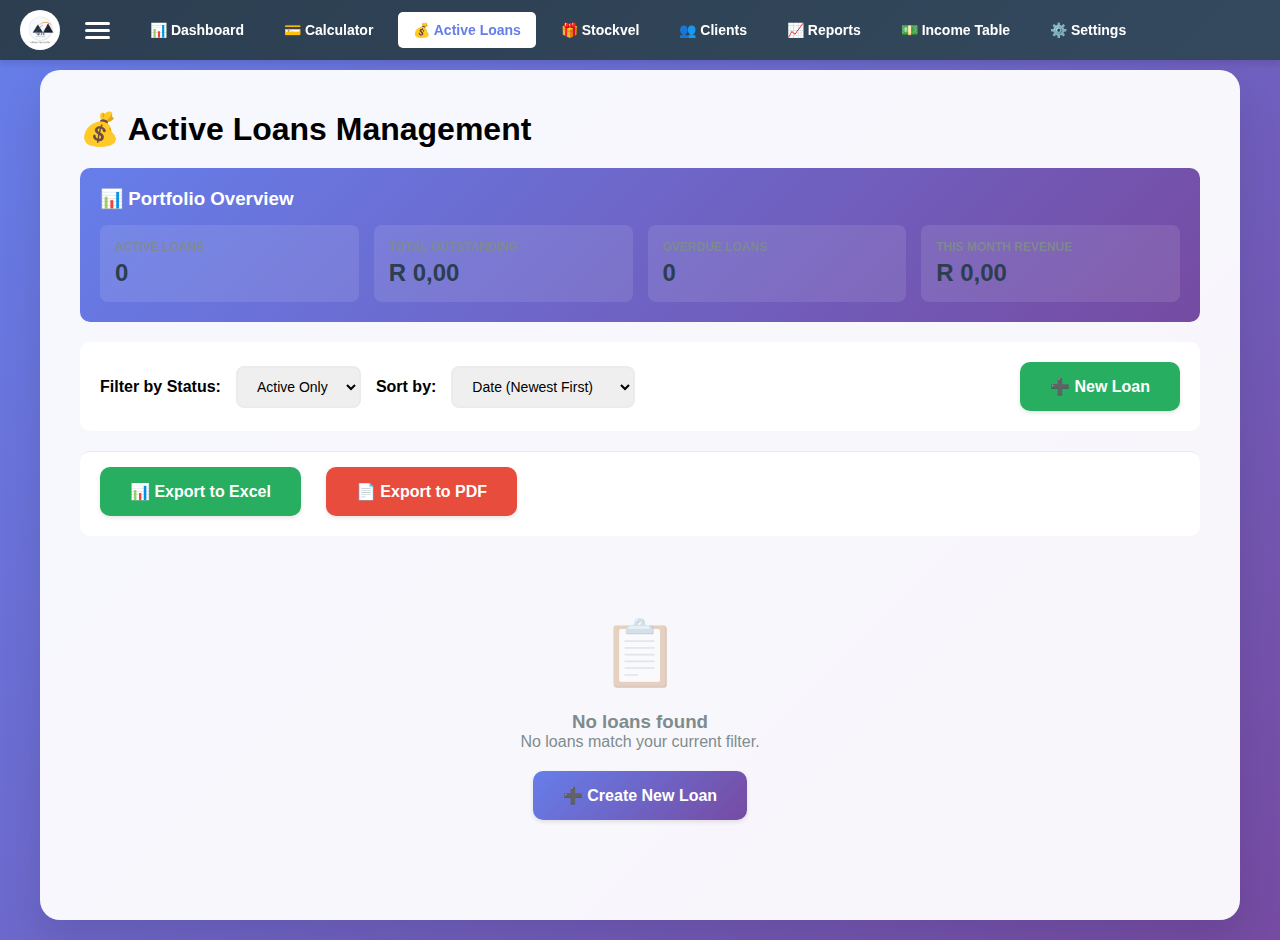
<file: active-loans.html>
<!DOCTYPE html>
<html lang="en">
<head>
    <meta charset="UTF-8">
    <meta name="viewport" content="width=device-width, initial-scale=1.0">
    <meta name="theme-color" content="#667eea">
    <title>Active Loans - TBFS</title>
    
    <!-- PWA Meta Tags -->
    <link rel="manifest" href="manifest.json">
    <link rel="apple-touch-icon" href="icons/icon-192x192.png">
    <link rel="icon" type="image/png" sizes="32x32" href="icons/icon-32x32.png">
    
    <!-- Shared Styles -->
    <link rel="stylesheet" href="shared/styles.css">
    
    <!-- jsPDF for PDF generation -->
    <script src="https://cdnjs.cloudflare.com/ajax/libs/jspdf/2.5.1/jspdf.umd.min.js"></script>
    
    <!-- SheetJS for Excel export -->
    <script src="https://cdnjs.cloudflare.com/ajax/libs/xlsx/0.18.5/xlsx.full.min.js"></script>
    
    <!-- Page-Specific Styles -->
    <style>
        .btn-info {
            background: linear-gradient(135deg, #3498db 0%, #2980b9 100%);
            color: white;
            border: none;
            padding: 10px 20px;
            border-radius: 8px;
            cursor: pointer;
            font-size: 14px;
            transition: all 0.3s ease;
        }
        
        .btn-info:hover {
            background: linear-gradient(135deg, #2980b9 0%, #21618c 100%);
            transform: translateY(-2px);
            box-shadow: 0 4px 8px rgba(52, 152, 219, 0.3);
        }
        
        .loan-card {
            background: white;
            padding: 20px;
            border-radius: 10px;
            box-shadow: 0 4px 6px rgba(0, 0, 0, 0.1);
            margin-bottom: 20px;
        }
        
        .loan-card h4 {
            color: #2c3e50;
            margin-bottom: 15px;
            font-size: 18px;
        }
        
        .info-row {
            display: flex;
            justify-content: space-between;
            align-items: center;
            padding: 8px 0;
            border-bottom: 1px solid #f0f0f0;
        }
        
        .info-row:last-child {
            border-bottom: none;
        }
        
        .status-badge {
            display: inline-block;
            padding: 4px 12px;
            border-radius: 20px;
            font-size: 12px;
            font-weight: 600;
            text-transform: uppercase;
        }
        
        .status-active {
            background: #d4edda;
            color: #155724;
        }
        
        .status-completed {
            background: #cce5ff;
            color: #004085;
        }
        
        .status-defaulted {
            background: #f8d7da;
            color: #721c24;
        }
        
        .status-blacklisted {
            background: #212529;
            color: white;
        }
        
        .empty-state {
            text-align: center;
            padding: 60px 20px;
            color: #7f8c8d;
        }
        
        .empty-state-icon {
            font-size: 64px;
            margin-bottom: 20px;
            opacity: 0.3;
        }
        
        .filter-section {
            background: white;
            padding: 20px;
            border-radius: 10px;
            margin-bottom: 20px;
            display: flex;
            gap: 15px;
            flex-wrap: wrap;
            align-items: center;
        }
        
        .filter-section select {
            padding: 10px 15px;
            border: 2px solid #e9ecef;
            border-radius: 8px;
            font-size: 14px;
        }
        
        .stats-summary {
            background: linear-gradient(135deg, #667eea 0%, #764ba2 100%);
            color: white;
            padding: 20px;
            border-radius: 10px;
            margin-bottom: 20px;
        }
        
        .stats-summary h3 {
            margin-bottom: 15px;
        }
        
        .stats-row {
            display: grid;
            grid-template-columns: repeat(auto-fit, minmax(150px, 1fr));
            gap: 15px;
        }
        
        .stat-item {
            background: rgba(255, 255, 255, 0.1);
            padding: 15px;
            border-radius: 8px;
        }
        
        .stat-label {
            font-size: 12px;
            opacity: 0.9;
            margin-bottom: 5px;
        }
        
        .stat-value {
            font-size: 24px;
            font-weight: bold;
        }
        
        @media (max-width: 768px) {
            .loan-card {
                padding: 15px;
            }
            
            .info-row {
                flex-direction: column;
                align-items: flex-start;
                gap: 5px;
            }
        }
    </style>
</head>
<body>
    <!-- Navigation Header -->
    <div id="navigation-header"></div>
    
    <!-- Main Container -->
    <div class="container fade-in">
        <div class="page-content">
            <h1 class="mb-lg">💰 Active Loans Management</h1>
            
            <!-- Stats Summary -->
            <div class="stats-summary">
                <h3>📊 Portfolio Overview</h3>
                <div class="stats-row">
                    <div class="stat-item">
                        <div class="stat-label">Active Loans</div>
                        <div class="stat-value" id="activeLoansCount">0</div>
                    </div>
                    <div class="stat-item">
                        <div class="stat-label">Total Outstanding</div>
                        <div class="stat-value" id="totalOutstanding">R0.00</div>
                    </div>
                    <div class="stat-item">
                        <div class="stat-label">Overdue Loans</div>
                        <div class="stat-value" id="overdueCount">0</div>
                    </div>
                    <div class="stat-item">
                        <div class="stat-label">This Month Revenue</div>
                        <div class="stat-value" id="monthRevenue">R0.00</div>
                    </div>
                </div>
            </div>
            
            <!-- Filter Section -->
            <div class="filter-section">
                <label><strong>Filter by Status:</strong></label>
                <select id="statusFilter" onchange="filterLoans()">
                    <option value="all">All Loans</option>
                    <option value="active" selected>Active Only</option>
                    <option value="completed">Completed</option>
                    <option value="defaulted">Defaulted</option>
                    <option value="blacklisted">Blacklisted</option>
                    <option value="overdue">Overdue</option>
                </select>
                
                <label><strong>Sort by:</strong></label>
                <select id="sortBy" onchange="filterLoans()">
                    <option value="date">Date (Newest First)</option>
                    <option value="amount">Loan Amount</option>
                    <option value="balance">Outstanding Balance</option>
                    <option value="due">Due Date</option>
                </select>
                
                <button class="btn btn-success" onclick="location.href='calculator.html'" style="margin-left: auto;">
                    ➕ New Loan
                </button>
            </div>
            
            <!-- Export Buttons -->
            <div class="filter-section" style="margin-top: 15px; padding-top: 15px; border-top: 1px solid #e9ecef;">
                <button class="btn btn-success" onclick="exportToExcel()">📊 Export to Excel</button>
                <button class="btn btn-danger" onclick="exportToPDF()" style="margin-left: 10px;">📄 Export to PDF</button>
            </div>
            
            <!-- Loans List -->
            <div id="loansList"></div>
        </div>
    </div>
    
    <!-- Shared Modules -->
    <script src="shared/app-state.js"></script>
    <script src="shared/calculations.js"></script>
    <script src="shared/navigation.js"></script>
    
    <!-- Page Logic -->
    <script>
        // Global state
        let AppState = {};
        let allLoans = [];
        let currentFilter = 'active';
        let currentSort = 'date';
        
        /**
         * Initialize page
         */
        function init() {
            // Load app state
            AppState = AppStateManager.load();
            
            // Initialize navigation
            Navigation.init('loans');
            
            // Load loans
            loadLoans();
            
            // Listen for state updates from other tabs
            AppStateManager.onUpdate(() => {
                console.log('State updated from another tab, reloading...');
                AppState = AppStateManager.load();
                loadLoans();
            });
            
            console.log('✅ Active Loans page initialized');
        }
        
        /**
         * Generate payment schedule for a loan that doesn't have one
         * This ensures all loans have schedules for accurate payment allocation
         * 
         * @param {object} loan - Loan object to generate schedule for
         * @returns {array} - Array of payment schedule entries
         */
        function generateLoanSchedule(loan) {
            try {
                // Extract loan details
                const principal = loan.principal_amount || loan.principal || 0;
                const term = loan.term_months || loan.term || 0;
                const startMonthIndex = loan.start_month_index || 0;
                const loanDate = loan.created_at ? new Date(loan.created_at) : new Date();
                const currentYear = loanDate.getFullYear();
                
                // Determine if this is a stockvel loan
                const isStockvel = loan.loan_type === 'stockvel' || loan.isStockvelLoan;
                
                let schedule = [];
                
                if (isStockvel && loan.total_contributions) {
                    // STOCKVEL LOAN: Use tiered interest calculation
                    const totalContributions = loan.total_contributions || 0;
                    const monthlyContribution = loan.monthly_contribution || 0;
                    
                    // Calculate tiered interest for each month
                    const principalPerMonth = principal / term;
                    let balance = principal;
                    let currentSavings = totalContributions;
                    
                    // Calculate total interest using tiered method
                    const interestPeriod = loan.interest_calculation_months || Calculations.calculateInterestPeriod(term).interestMonths;
                    let totalInterest = 0;
                    
                    for (let month = 1; month <= interestPeriod; month++) {
                        const tieredResult = Calculations.calculateTieredStockvelInterest(balance, currentSavings);
                        const minimumInterest = balance * 0.10;
                        const monthInterest = Math.max(tieredResult.tiers1to4Interest, minimumInterest);
                        totalInterest += monthInterest;
                        balance -= principalPerMonth;
                        currentSavings += monthlyContribution;
                    }
                    
                    // Equalize interest across all months
                    const equalizedInterest = totalInterest / term;
                    
                    // Calculate initiation fee (0% if principal <= contributions, 12% on excess)
                    const totalInitiationFee = principal <= totalContributions ? 0 : (principal - totalContributions) * 0.12;
                    const monthlyInitiationFee = totalInitiationFee / term;
                    
                    // Calculate admin fee (reduced for stockvel based on contributions)
                    let adminFee = 60; // Default
                    if (totalContributions >= 20000) adminFee = 45;
                    else if (totalContributions >= 10000) adminFee = 50;
                    
                    // Build schedule
                    balance = principal;
                    for (let month = 1; month <= term; month++) {
                        const dueDate = Calculations.calculateDueDate(currentYear, startMonthIndex, month);
                        schedule.push({
                            payment_number: month,
                            due_date: dueDate,
                            monthly_payment: (principalPerMonth + equalizedInterest + adminFee + monthlyInitiationFee),
                            principal_payment: principalPerMonth,
                            interest_payment: equalizedInterest,
                            admin_fee: adminFee,
                            initiation_fee: monthlyInitiationFee,
                            outstanding_balance: Math.max(0, balance - principalPerMonth),
                            status: 'pending'
                        });
                        balance -= principalPerMonth;
                    }
                } else {
                    // STANDARD LOAN: Use 30% Income Table method
                    const standardResult = Calculations.calculateStandardLoan(principal, term);
                    
                    if (standardResult && standardResult.breakdown) {
                        // Transform breakdown into schedule format
                        schedule = standardResult.breakdown.map((item) => {
                            const dueDate = Calculations.calculateDueDate(currentYear, startMonthIndex, item.month);
                            return {
                                payment_number: item.month,
                                due_date: dueDate,
                                monthly_payment: item.totalPayment || standardResult.monthlyPayment,
                                principal_payment: item.principal,
                                interest_payment: item.interest,
                                admin_fee: item.adminFee,
                                initiation_fee: item.initiationFee,
                                outstanding_balance: item.outstandingBalance,
                                status: 'pending'
                            };
                        });
                    } else {
                        // Fallback: Simple schedule if calculation fails
                        const principalPerMonth = principal / term;
                        const monthlyPayment = loan.monthly_payment || (principal * 1.3 / term); // Rough estimate
                        const adminFee = 60;
                        const initiationFee = (principal * 0.12) / term;
                        const estimatedInterest = (monthlyPayment - principalPerMonth - adminFee - initiationFee);
                        
                        let balance = principal;
                        for (let month = 1; month <= term; month++) {
                            const dueDate = Calculations.calculateDueDate(currentYear, startMonthIndex, month);
                            schedule.push({
                                payment_number: month,
                                due_date: dueDate,
                                monthly_payment: monthlyPayment,
                                principal_payment: principalPerMonth,
                                interest_payment: estimatedInterest,
                                admin_fee: adminFee,
                                initiation_fee: initiationFee,
                                outstanding_balance: Math.max(0, balance - principalPerMonth),
                                status: 'pending'
                            });
                            balance -= principalPerMonth;
                        }
                    }
                }
                
                // Mark payments as paid if loan has payment history
                if (loan.payment_history && loan.payment_history.length > 0) {
                    const paymentsMade = loan.payments_made || 0;
                    for (let i = 0; i < Math.min(paymentsMade, schedule.length); i++) {
                        schedule[i].status = 'paid';
                        if (loan.payment_history[i]) {
                            schedule[i].payment_date = loan.payment_history[i].date;
                            schedule[i].amount_paid = loan.payment_history[i].amount;
                        }
                    }
                }
                
                return schedule;
            } catch (error) {
                console.error('Error generating schedule for loan:', loan.loan_id, error);
                // Return empty schedule on error - will trigger validation
                return [];
            }
        }

        /**
         * Calculate total interest for a standard loan using the business rules.
         */
        function calculateStandardTotalInterest(principal, term) {
            const result = Calculations.calculateStandardLoan(principal, term);
            return result && typeof result.totalInterest === 'number' ? result.totalInterest : 0;
        }

        /**
         * Calculate total interest for a stockvel loan using tiered rules.
         */
        function calculateStockvelTotalInterest(principal, term, totalContributions, monthlyContribution) {
            const interestPeriod = Calculations.calculateInterestPeriod(term).interestMonths;
            const principalPerMonth = principal / term;
            let balance = principal;
            let currentSavings = totalContributions || 0;
            let totalInterest = 0;

            for (let month = 1; month <= interestPeriod; month++) {
                const tieredResult = Calculations.calculateTieredStockvelInterest(balance, currentSavings);
                const minimumInterest = balance * 0.10;
                const monthInterest = Math.max(tieredResult.tiers1to4Interest, minimumInterest);
                totalInterest += monthInterest;
                balance -= principalPerMonth;
                currentSavings += (monthlyContribution || 0);
            }

            return totalInterest;
        }

        function getStockvelAdminFee(totalContributions) {
            if (totalContributions >= 20000) return 45;
            if (totalContributions >= 10000) return 50;
            return 60;
        }

        /**
         * Build a schedule that respects previously paid months and recalculated totals.
         */
        function buildAdjustedSchedule(loan, options) {
            const term = loan.term_months || loan.term || 0;
            const paymentsMade = Math.min(Math.floor(options.paymentsMade || 0), term);
            const remainingMonths = Math.max(1, term - paymentsMade);
            const remainingPrincipal = options.remainingPrincipal || 0;
            const remainingInterest = options.remainingInterest || 0;
            const remainingInitiationFee = options.remainingInitiationFee || 0;
            const adminFee = options.adminFee || 60;

            const loanDate = loan.created_at ? new Date(loan.created_at) : new Date();
            const currentYear = loanDate.getFullYear();
            const startMonthIndex = loan.start_month_index || 0;

            const principalPerMonth = remainingPrincipal / remainingMonths;
            const interestPerMonth = remainingInterest / remainingMonths;
            const initiationFeePerMonth = remainingInitiationFee / remainingMonths;
            const monthlyPayment = principalPerMonth + interestPerMonth + adminFee + initiationFeePerMonth;

            let remainingBalance = remainingPrincipal;
            const schedule = [];
            const existingSchedule = Array.isArray(loan.schedule) ? loan.schedule : [];
            const paymentHistory = Array.isArray(loan.payment_history) ? loan.payment_history : [];

            for (let month = 1; month <= term; month++) {
                const dueDate = Calculations.calculateDueDate(currentYear, startMonthIndex, month);

                if (month <= paymentsMade) {
                    const existing = existingSchedule[month - 1] || {};
                    const history = paymentHistory[month - 1] || {};

                    schedule.push({
                        payment_number: month,
                        due_date: existing.due_date || dueDate,
                        monthly_payment: existing.monthly_payment || history.amount || monthlyPayment,
                        principal_payment: existing.principal_payment || history.principal || 0,
                        interest_payment: existing.interest_payment || history.interest || 0,
                        admin_fee: existing.admin_fee || history.admin_fee || adminFee,
                        initiation_fee: existing.initiation_fee || history.initiation_fee || 0,
                        outstanding_balance: existing.outstanding_balance || 0,
                        status: 'paid',
                        payment_date: history.date || existing.payment_date,
                        amount_paid: history.amount || existing.amount_paid
                    });
                    continue;
                }

                const nextOutstanding = Math.max(0, remainingBalance - principalPerMonth);

                schedule.push({
                    payment_number: month,
                    due_date: dueDate,
                    monthly_payment: monthlyPayment,
                    principal_payment: principalPerMonth,
                    interest_payment: interestPerMonth,
                    admin_fee: adminFee,
                    initiation_fee: initiationFeePerMonth,
                    outstanding_balance: nextOutstanding,
                    status: 'pending'
                });

                remainingBalance = nextOutstanding;
            }

            return schedule;
        }
        
        /**
         * Ensure all loans have payment schedules
         * Generates schedules for loans that don't have them
         * This is critical for accurate payment allocation
         */
        function ensureAllLoansHaveSchedules() {
            let schedulesGenerated = 0;
            
            allLoans.forEach(loan => {
                // Check if loan needs a schedule
                if (!loan.schedule || !Array.isArray(loan.schedule) || loan.schedule.length === 0) {
                    console.log(`📋 Generating schedule for Loan #${loan.loan_id} (${loan.client_name})`);
                    loan.schedule = generateLoanSchedule(loan);
                    schedulesGenerated++;
                    
                    // Update total_interest from schedule if not set
                    if (!loan.total_interest && loan.schedule.length > 0) {
                        loan.total_interest = loan.schedule.reduce((sum, payment) => {
                            return sum + (payment.interest_payment || 0);
                        }, 0);
                    }
                } else {
                    // Validate existing schedule has correct structure
                    const needsRegeneration = loan.schedule.some(p => 
                        !p.payment_number || 
                        !p.principal_payment || 
                        !p.interest_payment === undefined ||
                        !p.admin_fee === undefined ||
                        !p.initiation_fee === undefined
                    );
                    
                    if (needsRegeneration) {
                        console.log(`⚠️ Regenerating incomplete schedule for Loan #${loan.loan_id}`);
                        loan.schedule = generateLoanSchedule(loan);
                        schedulesGenerated++;
                    }
                }
            });
            
            if (schedulesGenerated > 0) {
                console.log(`✅ Generated ${schedulesGenerated} payment schedule(s)`);
                // Save state after generating schedules
                AppStateManager.save(AppState);
            }
        }
        
        /**
         * Load and display all loans
         * Also ensures all loans have payment schedules for accurate payment processing
         */
        function loadLoans() {
            // Load loans from AppState
            allLoans = AppState.loans || [];
            
            // CRITICAL: Ensure all loans have schedules before processing payments
            // This prevents payment allocation errors and ensures accurate calculations
            ensureAllLoansHaveSchedules();
            
            // Update statistics dashboard
            updateStats();
            
            // Filter and display loans
            filterLoans();
        }
        
        /**
         * Update statistics dashboard
         * 
         * Calculates and displays key metrics:
         * - Active loans count
         * - Total outstanding principal
         * - Overdue loans count
         * - This month's revenue
         * 
         * This provides a quick overview of the loan portfolio status
         */
        function updateStats() {
            // STEP 1: FILTER ACTIVE LOANS
            // Only count loans that are currently active (not completed, defaulted, etc.)
            const activeLoans = allLoans.filter(l => l.status === 'active');
            
            // STEP 2: CALCULATE TOTAL OUTSTANDING PRINCIPAL
            // Sum of all remaining principal on active loans
            // This represents the total amount currently loaned out
            const totalOutstanding = activeLoans.reduce((sum, l) => sum + (l.remaining_principal || 0), 0);
            
            // STEP 3: CALCULATE OVERDUE LOANS
            // A loan is overdue if its due date has passed
            // Due date is calculated based on loan start date, start month index, and payments made
            const today = new Date();
            const overdueLoans = activeLoans.filter(l => {
                // Skip loans without required date information
                if (!l.created_at || !l.start_month_index) return false;
                
                // Calculate due date for next payment
                const loanDate = new Date(l.created_at);
                const paymentsMade = l.payments_made || 0;
                const targetMonthOffset = l.start_month_index + paymentsMade;
                const targetYear = loanDate.getFullYear() + Math.floor(targetMonthOffset / 12);
                const targetMonth = targetMonthOffset % 12;
                
                // Due date is the last day of the target month
                const dueDate = new Date(targetYear, targetMonth + 1, 0);
                
                // Loan is overdue if due date is in the past
                return dueDate < today;
            });
            
            // STEP 4: CALCULATE THIS MONTH'S REVENUE
            // Revenue = Interest + Admin Fees + Initiation Fees from payments this month
            // This gives a snapshot of current month's income
            const thisMonth = new Date().getMonth();
            const thisYear = new Date().getFullYear();
            const transactions = AppState.transactions || [];
            const monthRevenue = transactions
                .filter(t => {
                    // Filter transactions from this month
                    const tDate = new Date(t.date);
                    return tDate.getMonth() === thisMonth && 
                           tDate.getFullYear() === thisYear &&
                           t.type === 'payment';
                })
                .reduce((sum, t) => 
                    sum + (t.data?.interestPaid || 0) + 
                    (t.data?.adminFeePaid || 0) + 
                    (t.data?.initiationFeePaid || 0), 
                    0
                );
            
            // STEP 5: UPDATE DISPLAY
            // Update the statistics dashboard with calculated values
            document.getElementById('activeLoansCount').textContent = activeLoans.length;
            document.getElementById('totalOutstanding').textContent = Calculations.formatCurrency(totalOutstanding);
            document.getElementById('overdueCount').textContent = overdueLoans.length;
            document.getElementById('monthRevenue').textContent = Calculations.formatCurrency(monthRevenue);
        }
        
        /**
         * Filter and sort loans
         */
        function filterLoans() {
            const statusFilter = document.getElementById('statusFilter').value;
            const sortBy = document.getElementById('sortBy').value;
            
            let filteredLoans = [...allLoans];
            
            // Apply status filter
            if (statusFilter !== 'all') {
                if (statusFilter === 'overdue') {
                    const today = new Date();
                    filteredLoans = filteredLoans.filter(l => {
                        if (l.status !== 'active') return false;
                        if (!l.created_at || !l.start_month_index) return false;
                        const loanDate = new Date(l.created_at);
                        const paymentsMade = l.payments_made || 0;
                        const targetMonthOffset = l.start_month_index + paymentsMade;
                        const targetYear = loanDate.getFullYear() + Math.floor(targetMonthOffset / 12);
                        const targetMonth = targetMonthOffset % 12;
                        const dueDate = new Date(targetYear, targetMonth + 1, 0);
                        return dueDate < today;
                    });
                } else {
                    filteredLoans = filteredLoans.filter(l => l.status === statusFilter);
                }
            }
            
            // Apply sorting
            filteredLoans.sort((a, b) => {
                switch (sortBy) {
                    case 'date':
                        return new Date(b.created_at) - new Date(a.created_at);
                    case 'amount':
                        return (b.principal || 0) - (a.principal || 0);
                    case 'balance':
                        return (b.remaining_principal || 0) - (a.remaining_principal || 0);
                    case 'due':
                        // Calculate due dates and compare
                        const getDueDate = (loan) => {
                            if (!loan.created_at || !loan.start_month_index) return new Date();
                            const loanDate = new Date(loan.created_at);
                            const paymentsMade = loan.payments_made || 0;
                            const targetMonthOffset = loan.start_month_index + paymentsMade;
                            const targetYear = loanDate.getFullYear() + Math.floor(targetMonthOffset / 12);
                            const targetMonth = targetMonthOffset % 12;
                            return new Date(targetYear, targetMonth + 1, 0);
                        };
                        return getDueDate(a) - getDueDate(b);
                    default:
                        return 0;
                }
            });
            
            displayLoans(filteredLoans);
        }
        
        /**
         * Display loans
         */
        function displayLoans(loans) {
            const container = document.getElementById('loansList');
            
            if (loans.length === 0) {
                container.innerHTML = `
                    <div class="empty-state">
                        <div class="empty-state-icon">📋</div>
                        <h3>No loans found</h3>
                        <p>No loans match your current filter.</p>
                        <button class="btn btn-primary mt-lg" onclick="location.href='calculator.html'">
                            ➕ Create New Loan
                        </button>
                    </div>
                `;
                return;
            }
            
            container.innerHTML = loans.map(loan => {
                // Calculate dates and status
                const loanDate = new Date(loan.created_at);
                const loanDateStr = loanDate.toLocaleDateString('en-ZA', { 
                    day: '2-digit', month: 'short', year: 'numeric' 
                });
                
                // Calculate payments made
                const paymentsMade = loan.payments_made || 0;
                
                // Calculate next due date
                let nextDueStr = 'N/A';
                let isOverdue = false;
                let daysOverdue = 0;
                
                if (loan.status === 'active' && loan.start_month_index !== undefined) {
                    const startYear = loanDate.getFullYear();
                    const targetMonthOffset = loan.start_month_index + paymentsMade;
                    const targetYear = startYear + Math.floor(targetMonthOffset / 12);
                    const targetMonth = targetMonthOffset % 12;
                    const dueDate = new Date(targetYear, targetMonth + 1, 0);
                    
                    nextDueStr = dueDate.toLocaleDateString('en-ZA', {
                        day: '2-digit', month: 'short', year: 'numeric'
                    });
                    
                    const today = new Date();
                    isOverdue = dueDate < today;
                    if (isOverdue) {
                        daysOverdue = Math.floor((today - dueDate) / (1000 * 60 * 60 * 24));
                    }
                }
                
                const principal = loan.principal || loan.principal_amount || 0;
                const remainingPrincipal = loan.remaining_principal || principal;
                const monthlyPayment = loan.monthly_payment || 0;
                const currentBalance = loan.current_balance || 0;
                
                return `
                    <div class="loan-card">
                        <h4>Loan #${loan.loan_id} - ${loan.client_name}</h4>
                        
                        <div class="info-row">
                            <span>📅 Loan Date:</span>
                            <strong style="color: #7f8c8d;">${loanDateStr}</strong>
                        </div>
                        
                        ${loan.payment_history && loan.payment_history.length > 0 ? `
                        <div class="info-row">
                            <span>💳 Last Payment:</span>
                            <strong style="color: #27ae60;">
                                ${new Date(loan.payment_history[loan.payment_history.length - 1].date).toLocaleDateString('en-ZA', {
                                    year: 'numeric',
                                    month: 'short',
                                    day: 'numeric'
                                })}
                                (${Calculations.formatCurrency(loan.payment_history[loan.payment_history.length - 1].amount)})
                            </strong>
                        </div>
                        ` : ''}
                        
                        ${loan.status === 'active' ? `
                        <div class="info-row">
                            <span>📆 Next Payment Due:</span>
                            <strong style="color: ${isOverdue ? '#e74c3c' : '#27ae60'};">
                                ${nextDueStr}${isOverdue ? ` (${daysOverdue} days overdue!)` : ''}
                            </strong>
                        </div>
                        ` : ''}
                        
                        <div class="info-row">
                            <span>💰 Principal:</span>
                            <strong>${Calculations.formatCurrency(principal)}</strong>
                        </div>
                        
                        <div class="info-row">
                            <span>💳 Monthly Payment:</span>
                            <strong>${Calculations.formatCurrency(monthlyPayment)}</strong>
                        </div>
                        
                        <div class="info-row">
                            <span>📊 Progress:</span>
                            <strong>${paymentsMade}/${loan.term_months} payments made</strong>
                        </div>
                        
                        <div class="info-row">
                            <span>💵 Remaining Principal:</span>
                            <strong style="color: #e74c3c;">${Calculations.formatCurrency(remainingPrincipal)}</strong>
                        </div>
                        
                        <div class="info-row">
                            <span>📋 Status:</span>
                            <span class="status-badge status-${loan.status}">${loan.status}</span>
                        </div>
                        
                        <div class="info-row">
                            <span>⚡ Actions:</span>
                            <div style="display: flex; gap: 5px; flex-wrap: wrap;">
                                ${loan.status === 'active' ? `
                                    <button class="btn btn-success" style="padding: 8px 12px; font-size: 13px;" 
                                            onclick="makePayment(${loan.loan_id})">
                                        💰 Make Payment
                                    </button>
                                    <button class="btn btn-info" style="padding: 8px 12px; font-size: 13px;"
                                            onclick="calculateEarlyPayoff(${loan.loan_id})">
                                        🎯 Early Payoff
                                    </button>
                                    <button class="btn btn-warning" style="padding: 8px 12px; font-size: 13px;"
                                            onclick="viewLoanDetails(${loan.loan_id})">
                                        👁️ View Details
                                    </button>
                                    <button class="btn" style="padding: 8px 12px; font-size: 13px; background: #9b59b6; color: white;"
                                            onclick="downloadLoanStatementPDF(${loan.loan_id})">
                                        📥 Download PDF
                                    </button>
                                    <button class="btn btn-danger" style="padding: 8px 12px; font-size: 13px;"
                                            onclick="markAsDefaulted(${loan.loan_id})">
                                        ⚠️ Mark Default
                                    </button>
                                    <button class="btn" style="padding: 8px 12px; font-size: 13px; background: #16a085; color: white;"
                                            onclick="adjustLoan(${loan.loan_id})">
                                        🔧 Adjust Loan
                                    </button>
                                ` : `
                                    <button class="btn btn-secondary" style="padding: 8px 12px; font-size: 13px;"
                                            onclick="viewLoanDetails(${loan.loan_id})">
                                        👁️ View Details
                                    </button>
                                    <button class="btn" style="padding: 8px 12px; font-size: 13px; background: #9b59b6; color: white;"
                                            onclick="downloadLoanStatementPDF(${loan.loan_id})">
                                        📥 Download PDF
                                    </button>
                                    ${loan.status === 'completed' ? `
                                        <button class="btn" style="padding: 8px 12px; font-size: 13px; background: #27ae60;"
                                                onclick="alert('✅ This loan has been fully paid!')">
                                            ✅ Completed
                                        </button>
                                    ` : ''}
                                `}
                            </div>
                        </div>
                    </div>
                `;
            }).join('');
        }
        
        /**
         * Calculate early payoff quote for a loan
         */
        function calculateEarlyPayoff(loanId) {
            const loan = allLoans.find(l => l.loan_id === loanId);
            if (!loan) {
                alert('❌ Loan not found!');
                return;
            }
            
            if (loan.status !== 'active') {
                alert('⚠️ Only active loans can be paid off early!');
                return;
            }
            
            // Ask for payoff month
            const currentMonth = (loan.payments_made || 0) + 1;
            const maxMonth = loan.term_months;
            
            const payoffMonth = prompt(
                `🎯 Early Payoff Calculator\n\n` +
                `Loan #${loanId} - ${loan.client_name}\n` +
                `Original Term: ${loan.term_months} months\n` +
                `Payments Made: ${loan.payments_made || 0}\n\n` +
                `Enter the month you want to pay off the loan:\n` +
                `(Must be between ${currentMonth} and ${maxMonth})`
            );
            
            if (!payoffMonth) return;
            
            const month = parseInt(payoffMonth);
            
            // Validate
            if (isNaN(month) || month < currentMonth || month > maxMonth) {
                alert(`❌ Invalid month!\n\nMust be between ${currentMonth} and ${maxMonth}`);
                return;
            }
            
            try {
                // Calculate early payoff
                const payoff = Calculations.calculateEarlyPayoff(loan, month);
                
                // Format the display
                const breakdown = payoff.formatted.breakdown.map(item => 
                    `${item.label}: ${item.amount}`
                ).join('\n');
                
                // Show detailed quote
                const quote = `
🎯 EARLY PAYOFF QUOTE - LOAN #${loanId}
━━━━━━━━━━━━━━━━━━━━━━━━━━━━━━━━━━

📋 Loan Details:
Client: ${loan.client_name}
Original Term: ${loan.term_months} months
Payoff Month: ${month}
Payments Made: ${loan.payments_made || 0}

💰 Payoff Breakdown:
${breakdown}
━━━━━━━━━━━━━━━━━━━━━━━━━━━━━━━━━━
TOTAL PAYOFF: ${payoff.formatted.totalPayoff}
━━━━━━━━━━━━━━━━━━━━━━━━━━━━━━━━━━

📊 Financial Summary:
Already Paid: ${Calculations.formatCurrency(payoff.totalPaidSoFar)}
Payoff Amount: ${payoff.formatted.totalPayoff}
Total Cost: ${Calculations.formatCurrency(payoff.totalWithPayoff)}

vs Full Term: ${Calculations.formatCurrency(payoff.originalTotalCost)}
YOU SAVE: ${payoff.formatted.savings} (${payoff.savingsPercentage.toFixed(2)}%)

⏰ You'll finish ${payoff.monthsSaved} months early!

💡 Interest Calculated for ${payoff.monthsInterestCalculated} months
   (min of payoff month ${month} and interest period ${loan.interest_calculation_months})

━━━━━━━━━━━━━━━━━━━━━━━━━━━━━━━━━━

Would you like to proceed with early payoff?
Click "OK" to process payment or "Cancel" to go back.
                `.trim();
                
                const proceed = confirm(quote);
                
                if (proceed) {
                    // Process early payoff
                    processEarlyPayoff(loan, month, payoff);
                }
                
            } catch (error) {
                console.error('Early payoff calculation error:', error);
                alert(`❌ Error calculating early payoff:\n\n${error.message}`);
            }
        }
        
        /**
         * Process early payoff payment
         * 
         * This function finalizes the early payoff transaction:
         * - Updates loan status to 'completed'
         * - Records early payoff details
         * - Updates all balances to zero
         * - Updates AppState financial metrics
         * - Logs transaction for audit trail
         * 
         * @param {object} loan - The loan object being paid off
         * @param {number} payoffMonth - The month the loan is being paid off
         * @param {object} payoffData - Calculated payoff breakdown from calculateEarlyPayoff()
         */
        function processEarlyPayoff(loan, payoffMonth, payoffData) {
            try {
                const totalPayoff = payoffData.totalPayoff;
                
                // STEP 1: FINAL CONFIRMATION
                // Early payoff is a significant transaction - require explicit confirmation
                const finalConfirm = confirm(
                    `💰 Final Confirmation\n\n` +
                    `You are about to pay off Loan #${loan.loan_id}\n\n` +
                    `Total Amount: ${Calculations.formatCurrency(totalPayoff)}\n` +
                    `Savings: ${payoffData.formatted.savings}\n\n` +
                    `This action cannot be undone.\n` +
                    `Proceed with payment?`
                );
                
                if (!finalConfirm) {
                    alert('⏸️ Early payoff cancelled.');
                    return;
                }
                
                // STEP 2: UPDATE LOAN RECORD
                // Mark loan as completed and record early payoff details
                loan.status = 'completed';
                loan.completion_date = new Date().toISOString();
                loan.remaining_principal = 0; // Loan fully paid
                
                // Update interest paid (add prorated interest for payoff month)
                loan.interest_paid = (loan.interest_paid || 0) + payoffData.interestOwed;
                
                // Initiation fee must be paid in full for early payoff
                loan.initiation_fee_paid = loan.total_initiation_fee || 0;
                
                // Record early payoff metadata
                loan.early_payoff = true;
                loan.payoff_month = payoffMonth;
                loan.payoff_date = new Date().toISOString();
                loan.payoff_amount = totalPayoff;
                loan.savings_from_early_payoff = payoffData.savings;
                
                // Mark all schedule entries as paid
                if (loan.schedule) {
                    loan.schedule.forEach(payment => {
                        payment.status = 'paid';
                    });
                }
                
                // STEP 3: UPDATE APPSTATE (GLOBAL FINANCIAL TRACKING)
                // Update system-wide financial metrics
                AppState.capital = (AppState.capital || 0) + totalPayoff;
                AppState.deployed = Math.max(0, (AppState.deployed || 0) - loan.principal_amount);
                AppState.totalInterestEarned = (AppState.totalInterestEarned || 0) + payoffData.interestOwed;
                AppState.totalFeesEarned = (AppState.totalFeesEarned || 0) + payoffData.initiationFeeOwed + payoffData.adminFeesOwed;
                
                // Log transaction
                if (!AppState.transactionHistory) AppState.transactionHistory = [];
                AppState.transactionHistory.push({
                    type: 'early_payoff',
                    timestamp: new Date().toISOString(),
                    details: {
                        loanId: loan.loan_id,
                        clientName: loan.client_name,
                        originalTerm: loan.term_months,
                        payoffMonth: payoffMonth,
                        paymentsMade: loan.payments_made || 0,
                        payoffAmount: totalPayoff,
                        remainingPrincipal: payoffData.remainingPrincipal,
                        interestOwed: payoffData.interestOwed,
                        initiationFeeOwed: payoffData.initiationFeeOwed,
                        adminFeesOwed: payoffData.adminFeesOwed,
                        savings: payoffData.savings,
                        savingsPercentage: payoffData.savingsPercentage,
                        monthsSaved: payoffData.monthsSaved
                    }
                });
                
                // Save state
                AppStateManager.save(AppState);
                
                // Show success message
                alert(
                    `✅ LOAN PAID OFF SUCCESSFULLY!\n\n` +
                    `🎉 Congratulations!\n\n` +
                    `Loan #${loan.loan_id} has been fully paid off.\n\n` +
                    `💰 Total Paid: ${Calculations.formatCurrency(totalPayoff)}\n` +
                    `💵 You Saved: ${payoffData.formatted.savings}\n` +
                    `⏰ Finished ${payoffData.monthsSaved} months early!\n\n` +
                    `Thank you for your business! 🌟`
                );
                
                // Refresh display
                loadLoans();
                
            } catch (error) {
                console.error('Error processing early payoff:', error);
                alert(`❌ Error processing early payoff:\n\n${error.message}`);
            }
        }
        
        /**
         * Make payment on a loan
         * 
         * This is the core payment processing function that handles:
         * - Payment validation and input
         * - Payment allocation (waterfall method)
         * - Interest recalculation for early overpayments
         * - Stockvel bonus calculation
         * - State updates and transaction logging
         * 
         * Payment Allocation Order (Waterfall Method):
         * 1. Initiation Fee (monthly portion)
         * 2. Admin Fee (R60 per month, or reduced for stockvel)
         * 3. Interest (from schedule)
         * 4. Principal (remaining amount)
         * 
         * Overpayment Handling:
         * - First Half: Applied to principal (triggers interest recalculation)
         * - Second Half: Applied to fees/interest first, then principal
         * 
         * @param {number} loanId - The ID of the loan to make payment on
         */
        function makePayment(loanId) {
            // STEP 1: VALIDATION - Find and validate loan
            const loan = allLoans.find(l => l.loan_id === loanId);
            if (!loan) {
                alert('❌ Loan not found!');
                return;
            }
            
            // Only active loans can receive payments
            if (loan.status !== 'active') {
                alert('⚠️ Can only make payments on active loans!');
                return;
            }
            
            // STEP 2: CRITICAL VALIDATION - Ensure payment schedule exists
            // Payment schedules are required for accurate payment allocation
            // Without a schedule, we cannot properly allocate payments to fees, interest, and principal
            if (!loan.schedule || !Array.isArray(loan.schedule) || loan.schedule.length === 0) {
                console.warn(`⚠️ Loan #${loanId} missing schedule. Generating now...`);
                
                // Attempt to generate schedule
                loan.schedule = generateLoanSchedule(loan);
                
                // If generation failed, abort payment
                if (!loan.schedule || loan.schedule.length === 0) {
                    alert(
                        '❌ Payment Schedule Error!\n\n' +
                        `Loan #${loanId} does not have a payment schedule and could not be generated.\n\n` +
                        'Please contact support or regenerate the loan schedule.\n\n' +
                        'Payment cannot be processed without a valid schedule.'
                    );
                    return;
                }
                
                // Save state after generating schedule
                AppStateManager.save(AppState);
                console.log(`✅ Schedule generated for Loan #${loanId}`);
            }
            
            // STEP 3: INITIALIZE TRACKING FIELDS
            // These fields track payment progress and must be initialized for older loans
            if (!loan.remaining_principal) {
                loan.remaining_principal = loan.principal_amount || loan.principal || 0;
            }
            if (!loan.initiation_fee_paid) {
                loan.initiation_fee_paid = 0;
            }
            if (!loan.interest_paid) {
                loan.interest_paid = 0;
            }
            
            // STEP 4: CALCULATE TOTAL INITIATION FEE (if not already set)
            // Initiation fee calculation differs for stockvel vs standard loans
            if (!loan.total_initiation_fee) {
                const principal = loan.principal_amount || loan.principal || 0;
                if (loan.loan_type === 'stockvel' && loan.total_contributions) {
                    // Stockvel Rule: 0% initiation fee if principal <= total contributions
                    // 12% initiation fee on the excess amount above contributions
                    loan.total_initiation_fee = principal <= loan.total_contributions ? 0 : (principal - loan.total_contributions) * 0.12;
                } else {
                    // Standard Rule: 12% of principal
                    loan.total_initiation_fee = principal * 0.12;
                }
            }
            
            // STEP 5: CALCULATE TOTAL INTEREST (if not already set)
            // Total interest should come from the payment schedule for accuracy
            if (!loan.total_interest) {
                if (loan.schedule && loan.schedule.length > 0) {
                    // Sum interest from schedule (most accurate method)
                    loan.total_interest = loan.schedule.reduce((sum, payment) => {
                        return sum + (payment.interest_payment || 0);
                    }, 0);
                } else {
                    // Fallback: Estimate from monthly payment (less accurate)
                    // This should rarely be needed if schedules are properly generated
                    const principal = loan.principal_amount || loan.principal || 0;
                    const monthlyPayment = loan.monthly_payment || 0;
                    const totalPayments = monthlyPayment * loan.term_months;
                    const totalFees = loan.total_initiation_fee + (60 * loan.term_months); // Admin fees
                    loan.total_interest = Math.max(0, totalPayments - principal - totalFees);
                    console.warn(`⚠️ Loan #${loanId}: Estimated interest (schedule not available)`);
                }
            }
            
            // STEP 6: CALCULATE REMAINING AMOUNTS
            // These are displayed to the user before payment input
            const remainingInitiationFee = Math.max(0, loan.total_initiation_fee - loan.initiation_fee_paid);
            const remainingInterest = Math.max(0, loan.total_interest - loan.interest_paid);
            
            // STEP 7: GET PAYMENT AMOUNT FROM USER
            // Display loan details and prompt for payment amount
            const expectedPayment = loan.monthly_payment || 0;
            const remainingPrincipal = loan.remaining_principal;
            const paymentsRemaining = loan.term_months - (loan.payments_made || 0);
            
            const paymentAmount = prompt(
                `💰 Enter payment amount for Loan #${loanId}\n\n` +
                `Expected Monthly Payment: ${Calculations.formatCurrency(expectedPayment)}\n` +
                `Remaining Principal: ${Calculations.formatCurrency(remainingPrincipal)}\n` +
                `Remaining Interest: ${Calculations.formatCurrency(remainingInterest)}\n` +
                `Remaining Initiation Fee: ${Calculations.formatCurrency(remainingInitiationFee)}\n` +
                `Payments Made: ${loan.payments_made || 0}/${loan.term_months}\n\n` +
                `💡 You can make partial or overpayments`
            );
            
            // Validate payment amount input
            if (!paymentAmount || isNaN(paymentAmount) || parseFloat(paymentAmount) <= 0) {
                alert('❌ Invalid payment amount!');
                return;
            }
            
            const amount = parseFloat(paymentAmount);
            
            // STEP 8: GET PAYMENT DATE FROM USER
            // Payment date allows backdating or future-dating payments
            const today = new Date().toISOString().split('T')[0]; // YYYY-MM-DD format
            const paymentDateInput = prompt(
                `📅 Enter payment date for Loan #${loanId}\n\n` +
                `Amount: ${Calculations.formatCurrency(amount)}\n\n` +
                `Enter date (YYYY-MM-DD):\n` +
                `💡 Press OK for today (${today}) or enter a different date`
            , today);
            
            if (!paymentDateInput) {
                alert('❌ Payment cancelled!');
                return;
            }
            
            // Validate and parse payment date
            let paymentDate;
            try {
                paymentDate = new Date(paymentDateInput);
                if (isNaN(paymentDate.getTime())) {
                    throw new Error('Invalid date');
                }
                // Convert to ISO string for consistent storage
                paymentDate = paymentDate.toISOString();
            } catch (error) {
                alert(`❌ Invalid date format!\n\nPlease use YYYY-MM-DD format (e.g., ${today})`);
                return;
            }
            
            // STEP 9: PAYMENT ALLOCATION (WATERFALL METHOD)
            // Initialize allocation variables
            let remainingAmount = amount;
            let principalPaid = 0;
            let interestPaid = 0;
            let adminFeePaid = 0;
            let initiationFeePaid = 0;
            
            // Track principal before payment for interest recalculation check
            const principalBeforePayment = loan.remaining_principal;
            
            // STEP 10: GET NEXT PENDING PAYMENT FROM SCHEDULE
            // The schedule contains the expected payment breakdown for each month
            // We find the next unpaid payment to allocate against
            let nextPayment = loan.schedule.find(p => p.status === 'pending');
            
            // VALIDATION: Ensure we have a valid next payment
            if (!nextPayment) {
                // Check if all payments are marked as paid
                const allPaid = loan.schedule.every(p => p.status === 'paid');
                if (allPaid && loan.remaining_principal <= 0.01) {
                    alert('✅ This loan is already fully paid!');
                    return;
                } else {
                    // Schedule exists but no pending payment found - regenerate schedule
                    console.warn(`⚠️ No pending payment found in schedule for Loan #${loanId}. Regenerating...`);
                    loan.schedule = generateLoanSchedule(loan);
                    nextPayment = loan.schedule.find(p => p.status === 'pending');
                    if (!nextPayment) {
                        alert('❌ Error: Could not find next payment in schedule. Please contact support.');
                        return;
                    }
                    // Continue with regenerated schedule
                }
            }
            
            // STEP 11: ALLOCATE PAYMENT USING WATERFALL METHOD
            // Payment allocation follows a strict order to ensure fees are paid first
            // This order is: Initiation Fee → Admin Fee → Interest → Principal
            
            // ALLOCATION 1: Pay Initiation Fee (monthly portion)
            // Initiation fee is spread across all months of the loan term
            const initiationDue = nextPayment.initiation_fee || 0;
            if (remainingAmount > 0 && initiationDue > 0) {
                initiationFeePaid = Math.min(remainingAmount, initiationDue);
                remainingAmount -= initiationFeePaid;
            }
            
            // ALLOCATION 2: Pay Admin Fee
            // Admin fee is R60 per month for standard loans
            // Reduced for stockvel members (R45 if contributions >= R20k, R50 if >= R10k)
            const adminDue = nextPayment.admin_fee || 0;
            if (remainingAmount > 0 && adminDue > 0) {
                adminFeePaid = Math.min(remainingAmount, adminDue);
                remainingAmount -= adminFeePaid;
            }
            
            // ALLOCATION 3: Pay Interest
            // Interest is calculated based on loan type (standard 30% income table or stockvel tiered)
            // Interest is equalized across all months for client convenience
            const interestDue = nextPayment.interest_payment || 0;
            if (remainingAmount > 0 && interestDue > 0) {
                interestPaid = Math.min(remainingAmount, interestDue);
                remainingAmount -= interestPaid;
            }
            
            // ALLOCATION 4: Pay Principal
            // Principal payment reduces the outstanding loan balance
            // This is the actual loan amount being repaid
            const principalDue = nextPayment.principal_payment || 0;
            if (remainingAmount > 0 && principalDue > 0) {
                principalPaid = Math.min(remainingAmount, principalDue, loan.remaining_principal);
                remainingAmount -= principalPaid;
            }
            
            // STEP 12: HANDLE OVERPAYMENT
            // Overpayments are handled differently depending on when they occur in the loan term
            // This rewards early overpayments with interest recalculation
            if (remainingAmount > 0 && loan.remaining_principal > principalPaid) {
                // Calculate which payment number we're on
                const halfwayPoint = Math.ceil(loan.term_months / 2);
                const principalPerMonth = (loan.original_principal || loan.principal_amount) / loan.term_months;
                const currentPaymentNumber = Math.floor((loan.original_principal - loan.remaining_principal) / principalPerMonth) + 1;
                
                if (currentPaymentNumber <= halfwayPoint) {
                    // FIRST HALF OVERPAYMENT: Apply extra to principal
                    // This triggers interest recalculation, rewarding early overpayments
                    const additionalPrincipal = Math.min(remainingAmount, loan.remaining_principal - principalPaid);
                    principalPaid += additionalPrincipal;
                    remainingAmount -= additionalPrincipal;
                    
                    console.log(`💡 Overpayment in first half (month ${currentPaymentNumber}/${halfwayPoint})`);
                    console.log(`Extra principal paid: R${additionalPrincipal.toFixed(2)}`);
                    console.log(`Interest will be recalculated on reduced balance`);
                } else {
                    // SECOND HALF OVERPAYMENT: Apply to fees/interest first, then principal
                    // In the second half, we prioritize paying off fees and interest before principal
                    console.log(`📊 Overpayment in second half (month ${currentPaymentNumber}/${halfwayPoint})`);
                    
                    // Apply to remaining initiation fee balance first
                    const remainingInitiationFee = Math.max(0, (loan.total_initiation_fee || 0) - (loan.initiation_fee_paid || 0));
                    if (remainingAmount > 0 && remainingInitiationFee > 0) {
                        const extraInitiation = Math.min(remainingAmount, remainingInitiationFee);
                        initiationFeePaid += extraInitiation;
                        remainingAmount -= extraInitiation;
                        console.log(`Applied R${extraInitiation.toFixed(2)} to initiation fee balance`);
                    }
                    
                    // Apply to remaining interest balance
                    const remainingInterest = Math.max(0, (loan.total_interest || 0) - (loan.interest_paid || 0));
                    if (remainingAmount > 0 && remainingInterest > 0) {
                        const extraInterest = Math.min(remainingAmount, remainingInterest);
                        interestPaid += extraInterest;
                        remainingAmount -= extraInterest;
                        console.log(`Applied R${extraInterest.toFixed(2)} to interest balance`);
                    }
                    
                    // Finally apply to principal
                    if (remainingAmount > 0) {
                        const additionalPrincipal = Math.min(remainingAmount, loan.remaining_principal - principalPaid);
                        principalPaid += additionalPrincipal;
                        remainingAmount -= additionalPrincipal;
                        console.log(`Applied R${additionalPrincipal.toFixed(2)} to principal`);
                    }
                }
            }
            
            // STEP 13: UPDATE PAYMENT SCHEDULE ENTRY
            // Mark the payment as paid in the schedule for tracking
            nextPayment.status = 'paid';
            nextPayment.payment_date = paymentDate;
            nextPayment.amount_paid = amount;
            
            // Track total principal received (not just this payment)
            if (!loan.total_principal_received) {
                loan.total_principal_received = 0;
            }
            loan.total_principal_received += principalPaid;
            
            // Initialize payment history if not exists
            if (!loan.payment_history) {
                loan.payment_history = [];
            }
            
            // Add this payment to history
            loan.payment_history.push({
                date: paymentDate,
                amount: amount,
                principal: principalPaid,
                interest: interestPaid,
                admin_fee: adminFeePaid,
                initiation_fee: initiationFeePaid,
                payments_made_after: 0, // Will be updated below
                remaining_principal_after: 0, // Will be updated below
                interest_recalculated: false // Will be updated if recalc happens
            });
            
            // Update loan totals
            loan.remaining_principal = Math.max(0, loan.remaining_principal - principalPaid);
            loan.initiation_fee_paid = (loan.initiation_fee_paid || 0) + initiationFeePaid;
            loan.interest_paid = (loan.interest_paid || 0) + interestPaid;
            
            // STEP 16: CALCULATE PAYMENTS MADE
            // Payments are calculated based on principal received, not payment count
            // This handles partial payments and overpayments correctly
            // Example: If principal per month is R1,000 and R1,500 was received, that's 1.5 payments
            const principalPerMonth = (loan.original_principal || loan.principal_amount) / loan.term_months;
            loan.payments_made = Math.floor(loan.total_principal_received / principalPerMonth);
            
            // STEP 17: UPDATE PAYMENT HISTORY ENTRY
            // Record the payment in the loan's payment history for audit trail
            // This provides a complete record of all transactions on the loan
            const lastPayment = loan.payment_history[loan.payment_history.length - 1];
            if (lastPayment) {
                lastPayment.payments_made_after = loan.payments_made;
                lastPayment.remaining_principal_after = loan.remaining_principal;
            }
            
            // Log principal tracking for debugging and verification
            console.log(`💰 Principal Tracking:`);
            console.log(`Total Principal Received: R${loan.total_principal_received.toFixed(2)}`);
            console.log(`Principal Per Month: R${principalPerMonth.toFixed(2)}`);
            console.log(`Payments Made (calculated): ${loan.payments_made}/${loan.term_months}`);
            
            // Check for interest recalculation (if overpayment in first half)
            const halfwayPoint = Math.ceil(loan.term_months / 2);
            const interestPeriod = loan.interest_calculation_months || Calculations.calculateInterestPeriod(loan.term_months).interestMonths;
            
            if (loan.payments_made <= halfwayPoint && principalPaid > principalPerMonth * 1.1) {
                // Significant overpayment in first half - recalculate interest
                console.log(`\n🔄 RECALCULATING INTEREST (Overpayment in first half)`);
                console.log(`Previous Principal: R${principalBeforePayment.toFixed(2)}`);
                console.log(`New Principal: R${loan.remaining_principal.toFixed(2)}`);
                
                try {
                    // Recalculate interest on new reduced principal
                    const isStockvel = loan.loan_type === 'stockvel' || loan.isStockvelLoan;
                    let newInterestCalculation = 0;
                    
                    if (isStockvel && loan.total_contributions) {
                        // Stockvel: Use tiered rates on new balance
                        let balance = loan.remaining_principal;
                        let currentSavings = loan.total_contributions + ((loan.monthly_contribution || 0) * loan.payments_made);
                        const remainingMonths = interestPeriod - loan.payments_made;
                        
                        for (let i = 0; i < remainingMonths; i++) {
                            const tieredResult = Calculations.calculateTieredStockvelInterest(balance, currentSavings);
                            const minimumInterest = balance * 0.10;
                            const monthInterest = Math.max(tieredResult.tiers1to4Interest, minimumInterest);
                            newInterestCalculation += monthInterest;
                            balance -= principalPerMonth;
                            currentSavings += (loan.monthly_contribution || 0);
                        }
                    } else {
                        // Standard: Use 30% income table on new balance
                        let balance = loan.remaining_principal;
                        const remainingMonths = interestPeriod - loan.payments_made;
                        
                        for (let i = 0; i < remainingMonths; i++) {
                            const tbfsIncome = balance * 0.30;
                            const adminFee = 60;
                            const initiationFee = (loan.total_initiation_fee || 0) / loan.term_months;
                            const monthInterest = tbfsIncome - adminFee - initiationFee;
                            newInterestCalculation += monthInterest;
                            balance -= principalPerMonth;
                        }
                    }
                    
                    // Update interest tracking
                    const previousMaxInterest = loan.max_interest_allowed || 0;
                    const newMaxInterest = loan.interest_paid + newInterestCalculation;
                    loan.max_interest_allowed = newMaxInterest;
                    loan.expected_monthly_interest = newMaxInterest / loan.term_months;
                    
                    console.log(`Previous Max Interest: R${previousMaxInterest.toFixed(2)}`);
                    console.log(`New Max Interest: R${newMaxInterest.toFixed(2)}`);
                    console.log(`Interest Reduction: R${(previousMaxInterest - newMaxInterest).toFixed(2)}`);
                    console.log(`✅ Interest recalculated successfully!`);
                    
                    // Flag for display
                    loan.interest_recalculated = true;
                    loan.last_recalculation_date = paymentDate;
                    
                    // Update payment history entry
                    const lastPayment = loan.payment_history[loan.payment_history.length - 1];
                    lastPayment.interest_recalculated = true;
                    lastPayment.new_max_interest = newMaxInterest;
                    
                } catch (error) {
                    console.error('Error recalculating interest:', error);
                }
            }
            
            // STEP 20: UPDATE LEGACY FIELDS FOR BACKWARD COMPATIBILITY
            // Some older code may reference total_interest_charged instead of interest_paid
            // Keep both fields in sync to prevent data inconsistencies
            loan.total_interest_charged = loan.interest_paid;
            
            // STEP 21: CHECK IF LOAN IS FULLY PAID OFF
            // A loan is considered complete when:
            // - Remaining principal is <= R0.01 (essentially zero)
            // - OR payments_made >= term_months (all scheduled payments completed)
            if (loan.remaining_principal <= 0.01 || loan.payments_made >= loan.term_months) {
                loan.status = 'completed';
                loan.completion_date = new Date().toISOString();
                loan.remaining_principal = 0; // Ensure it's exactly zero
                
                // Mark all remaining schedule entries as paid
                loan.schedule.forEach(payment => {
                    if (payment.status === 'pending') {
                        payment.status = 'paid';
                    }
                });
            }
            
            // STEP 22: CALCULATE AND RECORD BONUS FOR STOCKVEL MEMBERS
            // Stockvel members earn bonuses when they pay less than the 10% minimum charge
            // Bonus = 10% minimum - actual amount due
            // This rewards members with good savings-to-loan ratios
            let bonusEarned = 0;
            if (loan.memberNumber && AppState.stockvelMembers) {
                // Find the stockvel member using standardized lookup
                const stockvelMember = Calculations.findStockvelMember(
                    { memberNumber: loan.memberNumber }, 
                    AppState.stockvelMembers
                );
                
                if (stockvelMember) {
                    // Calculate what TBFS is due (tiered interest + fees)
                    // Use balance BEFORE this payment for calculation
                    const remainingBalance = loan.remaining_principal + principalPaid;
                    
                    // Amount due to TBFS = interest + admin fee + initiation fee
                    const amountDueToTBFS = interestPaid + adminFeePaid + initiationFeePaid;
                    
                    // 10% minimum charge rule: Member must pay at least 10% of balance
                    const minimumCharge = remainingBalance * 0.10;
                    
                    // Bonus is earned when actual amount due is less than minimum charge
                    if (amountDueToTBFS < minimumCharge) {
                        // Member pays EXACTLY 10% (minimum)
                        // Bonus = difference between minimum and actual amount due
                        bonusEarned = minimumCharge - amountDueToTBFS;
                        
                        // Add bonus to member's accumulated bonus (NOT to contributions!)
                        // This keeps contributions pure and bonuses separate
                        stockvelMember.accumulatedBonus = (stockvelMember.accumulatedBonus || 0) + bonusEarned;
                        
                        // Ensure stockvelReceipts array exists
                        if (!AppState.stockvelReceipts) AppState.stockvelReceipts = [];
                        
                        // Record bonus receipt for audit trail
                        AppState.stockvelReceipts.push({
                            id: Date.now(),
                            memberNumber: stockvelMember.memberNumber,
                            memberName: stockvelMember.name,
                            type: 'loan_payment',
                            amount: amount,
                            date: paymentDate,
                            notes: `Loan #${loanId} payment - Bonus earned (paid 10% minimum, saved ${((bonusEarned/minimumCharge)*100).toFixed(1)}%)`,
                            previousTotal: stockvelMember.totalContributions,
                            newTotal: stockvelMember.totalContributions, // Contributions stay same!
                            bonusAmount: bonusEarned,
                            previousBonus: stockvelMember.accumulatedBonus - bonusEarned
                        });
                        
                        console.log(`🎁 Stockvel Bonus Earned: R${bonusEarned.toFixed(2)}`);
                    }
                    // else: amountDueToTBFS >= minimumCharge
                    // Member pays tiered amount (already > 10%), no bonus earned
                }
            }
            
            // STEP 23: UPDATE APPSTATE (GLOBAL FINANCIAL TRACKING)
            // Update system-wide financial metrics
            // Capital: All money received goes to capital
            AppState.capital = (AppState.capital || 0) + amount;
            
            // Deployed: Reduce by principal paid (money is no longer loaned out)
            AppState.deployed = Math.max(0, (AppState.deployed || 0) - principalPaid);
            
            // Total Interest Earned: Track cumulative interest income
            AppState.totalInterestEarned = (AppState.totalInterestEarned || 0) + interestPaid;
            
            // Total Fees Earned: Track cumulative fee income (admin + initiation)
            AppState.totalFeesEarned = (AppState.totalFeesEarned || 0) + adminFeePaid + initiationFeePaid;
            
            // STEP 24: LOG TRANSACTION FOR AUDIT TRAIL
            // Transaction history provides a complete record of all financial activity
            // This is used for reporting, reconciliation, and debugging
            if (!AppState.transactionHistory) AppState.transactionHistory = [];
            AppState.transactionHistory.push({
                type: 'payment',
                timestamp: new Date().toISOString(), // When transaction was recorded in system
                paymentDate: paymentDate, // When payment was actually received (may be backdated)
                details: {
                    loanId: loanId,
                    clientName: loan.client_name,
                    paymentAmount: amount,
                    principalPaid: principalPaid,
                    interestPaid: interestPaid,
                    adminFeePaid: adminFeePaid,
                    initiationFeePaid: initiationFeePaid,
                    overpayment: remainingAmount,
                    remainingPrincipal: loan.remaining_principal,
                    remainingInterest: Math.max(0, loan.total_interest - loan.interest_paid),
                    remainingInitiationFee: Math.max(0, loan.total_initiation_fee - loan.initiation_fee_paid),
                    paymentNumber: loan.payments_made,
                    totalPrincipalReceived: loan.total_principal_received,
                    interestRecalculated: loan.interest_recalculated || false,
                    newMaxInterest: loan.interest_recalculated ? loan.max_interest_allowed : null
                }
            });
            
            // STEP 25: SAVE STATE TO PERSISTENCE
            // Save all changes to localStorage for persistence
            // This also triggers cross-tab synchronization via AppStateManager
            AppStateManager.save(AppState);
            
            // Calculate remaining amounts for display
            const newRemainingInitiationFee = Math.max(0, loan.total_initiation_fee - loan.initiation_fee_paid);
            const newRemainingInterest = Math.max(0, loan.total_interest - loan.interest_paid);
            
            // Show success message
            const completionMsg = loan.status === 'completed' ? '\n\n🎉 LOAN FULLY PAID!' : '';
            const overpaymentMsg = remainingAmount > 0.01 ? `\n💡 Overpayment: ${Calculations.formatCurrency(remainingAmount)} (credited to account)` : '';
            const partialMsg = nextPayment && nextPayment.partial_payment ? '\n⚠️ Partial payment recorded - installment not yet complete' : '';
            const recalcMsg = loan.interest_recalculated ? `\n\n🔄 INTEREST RECALCULATED!\nYour overpayment in the first half reduced future interest.\nNew Max Interest: ${Calculations.formatCurrency(loan.max_interest_allowed)}` : '';
            
            // Stockvel bonus message
            let bonusMsg = '';
            if (bonusEarned > 0 && loan.memberNumber && AppState.stockvelMembers) {
                const stockvelMember = AppState.stockvelMembers.find(m => m.memberNumber === loan.memberNumber);
                if (stockvelMember) {
                    bonusMsg = `\n\n🎁 Stockvel Member Bonus:\n` +
                              `🎁 Bonus Earned: ${Calculations.formatCurrency(bonusEarned)}\n` +
                              `• Total Accumulated: ${Calculations.formatCurrency(stockvelMember.accumulatedBonus)}`;
                }
            }
            
            // Format payment date for display
            const paymentDateFormatted = new Date(paymentDate).toLocaleDateString('en-ZA', {
                year: 'numeric',
                month: 'short',
                day: 'numeric'
            });
            
            alert(
                `✅ Payment Processed Successfully!${completionMsg}${partialMsg}${recalcMsg}${bonusMsg}\n\n` +
                `📅 Payment Date: ${paymentDateFormatted}\n` +
                `💰 Total Paid: ${Calculations.formatCurrency(amount)}\n\n` +
                `📊 Payment Breakdown:\n` +
                `• Principal: ${Calculations.formatCurrency(principalPaid)}\n` +
                `• Interest: ${Calculations.formatCurrency(interestPaid)}\n` +
                `• Admin Fee: ${Calculations.formatCurrency(adminFeePaid)}\n` +
                `• Initiation Fee: ${Calculations.formatCurrency(initiationFeePaid)}${overpaymentMsg}\n\n` +
                `📈 Progress:\n` +
                `• Payments Made: ${loan.payments_made}/${loan.term_months}\n` +
                `• Total Principal Received: ${Calculations.formatCurrency(loan.total_principal_received)}\n\n` +
                `💵 Remaining Balances:\n` +
                `• Principal: ${Calculations.formatCurrency(loan.remaining_principal)}\n` +
                `• Interest: ${Calculations.formatCurrency(newRemainingInterest)}\n` +
                `• Initiation Fee: ${Calculations.formatCurrency(newRemainingInitiationFee)}`
            );
            
            // Reload loans
            loadLoans();
        }
        
        /**
         * Download loan statement as PDF
         * 
         * Generates a comprehensive PDF statement for a loan including:
         * - Loan summary and current status
         * - Financial breakdown (principal, interest, fees)
         * - Complete payment history
         * - Interest recalculation details (if applicable)
         * - Early payoff information (if applicable)
         * 
         * The PDF is optimized for printing and mobile viewing
         * 
         * @param {number} loanId - The ID of the loan to generate statement for
         */
        function downloadLoanStatementPDF(loanId) {
            // STEP 1: VALIDATION - Find loan
            const loan = allLoans.find(l => l.loan_id === loanId);
            if (!loan) {
                alert('❌ Loan not found!');
                return;
            }
            
            try {
                // STEP 2: INITIALIZE PDF DOCUMENT
                // Create new PDF document using jsPDF library
                const { jsPDF } = window.jspdf;
                const doc = new jsPDF();
                
                // Page settings
                const pageWidth = doc.internal.pageSize.width;
                const pageHeight = doc.internal.pageSize.height;
                const margin = 20;
                const contentWidth = pageWidth - (2 * margin);
                let yPos = 20;
                
                // Helper function to check if we need a new page
                function checkPageBreak(neededSpace) {
                    if (yPos + neededSpace > pageHeight - 20) {
                        doc.addPage();
                        yPos = 20;
                        return true;
                    }
                    return false;
                }
                
                // Helper function to add text with word wrap
                function addText(text, x, y, options = {}) {
                    const fontSize = options.fontSize || 10;
                    const maxWidth = options.maxWidth || contentWidth;
                    const align = options.align || 'left';
                    
                    doc.setFontSize(fontSize);
                    if (options.bold) doc.setFont('helvetica', 'bold');
                    else doc.setFont('helvetica', 'normal');
                    
                    const lines = doc.splitTextToSize(text, maxWidth);
                    lines.forEach((line, index) => {
                        checkPageBreak(fontSize * 0.5);
                        doc.text(line, x, y + (index * fontSize * 0.5), { align: align });
                    });
                    
                    return y + (lines.length * fontSize * 0.5);
                }
                
                // ============================================
                // HEADER
                // ============================================
                doc.setFillColor(41, 128, 185);
                doc.rect(0, 0, pageWidth, 40, 'F');
                
                doc.setTextColor(255, 255, 255);
                doc.setFontSize(22);
                doc.setFont('helvetica', 'bold');
                doc.text('TBFS LOAN STATEMENT', pageWidth / 2, 18, { align: 'center' });
                
                doc.setFontSize(12);
                doc.setFont('helvetica', 'normal');
                doc.text(`Loan #${loan.loan_id} - ${loan.client_name}`, pageWidth / 2, 30, { align: 'center' });
                
                doc.setTextColor(0, 0, 0);
                yPos = 50;
                
                // ============================================
                // LOAN SUMMARY
                // ============================================
                checkPageBreak(40);
                doc.setFillColor(236, 240, 241);
                doc.rect(margin, yPos, contentWidth, 8, 'F');
                doc.setFontSize(14);
                doc.setFont('helvetica', 'bold');
                doc.text('LOAN SUMMARY', margin + 2, yPos + 5.5);
                yPos += 12;
                
                const principal = loan.original_principal || loan.principal_amount || loan.principal || 0;
                const loanType = loan.loan_type === 'stockvel' ? 'Stockvel Member' : 'Standard';
                const createdDate = new Date(loan.created_at || Date.now()).toLocaleDateString('en-ZA');
                
                doc.setFontSize(10);
                doc.setFont('helvetica', 'normal');
                
                const summaryData = [
                    ['Loan Type:', loanType],
                    ['Original Principal:', Calculations.formatCurrency(principal)],
                    ['Term:', `${loan.term_months} months`],
                    ['Monthly Payment:', Calculations.formatCurrency(loan.monthly_payment || 0)],
                    ['Status:', loan.status.toUpperCase()],
                    ['Created:', createdDate]
                ];
                
                if (loan.completion_date) {
                    summaryData.push(['Completed:', new Date(loan.completion_date).toLocaleDateString('en-ZA')]);
                }
                
                if (loan.early_payoff) {
                    summaryData.push(['Early Payoff:', `YES (Month ${loan.payoff_month})`]);
                    summaryData.push(['Savings:', Calculations.formatCurrency(loan.savings_from_early_payoff || 0)]);
                }
                
                summaryData.forEach(([label, value]) => {
                    checkPageBreak(6);
                    doc.setFont('helvetica', 'bold');
                    doc.text(label, margin + 5, yPos);
                    doc.setFont('helvetica', 'normal');
                    doc.text(value, margin + 60, yPos);
                    yPos += 6;
                });
                
                yPos += 5;
                
                // ============================================
                // FINANCIAL BREAKDOWN
                // ============================================
                checkPageBreak(50);
                doc.setFillColor(236, 240, 241);
                doc.rect(margin, yPos, contentWidth, 8, 'F');
                doc.setFontSize(14);
                doc.setFont('helvetica', 'bold');
                doc.text('FINANCIAL BREAKDOWN', margin + 2, yPos + 5.5);
                yPos += 12;
                
                const totalInterest = loan.total_interest || 0;
                const totalInitiationFee = loan.total_initiation_fee || 0;
                const totalAdminFees = (loan.term_months || 0) * 60;
                const totalCost = principal + totalInterest + totalInitiationFee + totalAdminFees;
                
                doc.setFontSize(10);
                doc.setFont('helvetica', 'normal');
                
                const financialData = [
                    ['Original Principal:', Calculations.formatCurrency(principal)],
                    ['Total Interest:', Calculations.formatCurrency(totalInterest)],
                    ['Initiation Fee:', Calculations.formatCurrency(totalInitiationFee)],
                    ['Admin Fees:', Calculations.formatCurrency(totalAdminFees)]
                ];
                
                financialData.forEach(([label, value]) => {
                    checkPageBreak(6);
                    doc.setFont('helvetica', 'normal');
                    doc.text(label, margin + 5, yPos);
                    doc.text(value, margin + 60, yPos);
                    yPos += 6;
                });
                
                // Total line
                checkPageBreak(8);
                doc.setDrawColor(0, 0, 0);
                doc.line(margin + 55, yPos, margin + contentWidth - 5, yPos);
                yPos += 5;
                doc.setFont('helvetica', 'bold');
                doc.text('TOTAL LOAN COST:', margin + 5, yPos);
                doc.text(Calculations.formatCurrency(totalCost), margin + 60, yPos);
                yPos += 10;
                
                if (loan.interest_calculation_months) {
                    checkPageBreak(6);
                    doc.setFont('helvetica', 'normal');
                    doc.setFontSize(9);
                    doc.text(`Interest Period: ${loan.interest_calculation_months} months`, margin + 5, yPos);
                    yPos += 5;
                    
                    if (loan.interest_recalculated) {
                        doc.setTextColor(231, 76, 60);
                        doc.text('⚠ Interest Recalculated due to early overpayment', margin + 5, yPos);
                        yPos += 5;
                        doc.setFont('helvetica', 'bold');
                        doc.text(`New Max Interest: ${Calculations.formatCurrency(loan.max_interest_allowed || 0)}`, margin + 5, yPos);
                        doc.setTextColor(0, 0, 0);
                        yPos += 5;
                    }
                }
                
                yPos += 5;
                
                // ============================================
                // CURRENT POSITION
                // ============================================
                checkPageBreak(80);
                doc.setFillColor(236, 240, 241);
                doc.rect(margin, yPos, contentWidth, 8, 'F');
                doc.setFontSize(14);
                doc.setFont('helvetica', 'bold');
                doc.text('CURRENT POSITION', margin + 2, yPos + 5.5);
                yPos += 12;
                
                const remainingPrincipal = loan.remaining_principal || 0;
                const interestPaid = loan.interest_paid || 0;
                const interestRemaining = Math.max(0, totalInterest - interestPaid);
                const initiationFeePaid = loan.initiation_fee_paid || 0;
                const initiationFeeRemaining = Math.max(0, totalInitiationFee - initiationFeePaid);
                const paymentsMade = loan.payments_made || 0;
                const paymentsRemaining = (loan.term_months || 0) - paymentsMade;
                const totalPrincipalReceived = loan.total_principal_received || 0;
                const progress = ((paymentsMade / (loan.term_months || 1)) * 100).toFixed(1);
                
                doc.setFontSize(10);
                doc.setFont('helvetica', 'normal');
                
                const positionData = [
                    ['Payments Made:', `${paymentsMade} of ${loan.term_months}`],
                    ['Payments Remaining:', `${paymentsRemaining}`],
                    ['Progress:', `${progress}%`],
                    ['', ''],
                    ['Principal Paid:', Calculations.formatCurrency(totalPrincipalReceived)],
                    ['Principal Remaining:', Calculations.formatCurrency(remainingPrincipal)],
                    ['', ''],
                    ['Interest Paid:', Calculations.formatCurrency(interestPaid)],
                    ['Interest Remaining:', Calculations.formatCurrency(interestRemaining)],
                    ['', ''],
                    ['Initiation Fee Paid:', Calculations.formatCurrency(initiationFeePaid)],
                    ['Initiation Fee Remaining:', Calculations.formatCurrency(initiationFeeRemaining)],
                    ['', ''],
                    ['Admin Fees Paid:', Calculations.formatCurrency(paymentsMade * 60)],
                    ['Admin Fees Remaining:', Calculations.formatCurrency(paymentsRemaining * 60)]
                ];
                
                positionData.forEach(([label, value]) => {
                    if (label === '') {
                        yPos += 3;
                        return;
                    }
                    checkPageBreak(6);
                    doc.text(label, margin + 5, yPos);
                    doc.text(value, margin + 70, yPos);
                    yPos += 6;
                });
                
                // Totals
                checkPageBreak(10);
                const totalPaid = totalPrincipalReceived + interestPaid + initiationFeePaid + (paymentsMade * 60);
                const totalRemaining = remainingPrincipal + interestRemaining + initiationFeeRemaining + (paymentsRemaining * 60);
                
                doc.line(margin + 65, yPos, margin + contentWidth - 5, yPos);
                yPos += 5;
                doc.setFont('helvetica', 'bold');
                doc.text('TOTAL PAID:', margin + 5, yPos);
                doc.text(Calculations.formatCurrency(totalPaid), margin + 70, yPos);
                yPos += 6;
                doc.text('TOTAL REMAINING:', margin + 5, yPos);
                doc.text(Calculations.formatCurrency(totalRemaining), margin + 70, yPos);
                yPos += 10;
                
                // ============================================
                // ACTIVITY HISTORY
                // ============================================
                checkPageBreak(30);
                doc.setFillColor(236, 240, 241);
                doc.rect(margin, yPos, contentWidth, 8, 'F');
                doc.setFontSize(14);
                doc.setFont('helvetica', 'bold');
                doc.text('ACTIVITY HISTORY', margin + 2, yPos + 5.5);
                yPos += 12;
                
                // Build activities
                const activities = [];
                
                activities.push({
                    date: new Date(loan.created_at || Date.now()),
                    type: 'creation',
                    description: 'Loan created and disbursed',
                    amount: principal
                });
                
                if (loan.payment_history && loan.payment_history.length > 0) {
                    loan.payment_history.forEach((payment, index) => {
                        const paymentNum = index + 1;
                        let description = `Payment #${paymentNum}: `;
                        const parts = [];
                        
                        if (payment.principal > 0) parts.push(`Principal: ${Calculations.formatCurrency(payment.principal)}`);
                        if (payment.interest > 0) parts.push(`Interest: ${Calculations.formatCurrency(payment.interest)}`);
                        if (payment.initiation_fee > 0) parts.push(`Init Fee: ${Calculations.formatCurrency(payment.initiation_fee)}`);
                        if (payment.admin_fee > 0) parts.push(`Admin: ${Calculations.formatCurrency(payment.admin_fee)}`);
                        
                        description += parts.join(', ');
                        
                        activities.push({
                            date: new Date(payment.date),
                            type: 'payment',
                            description: description,
                            subDescription: `Balance after: ${Calculations.formatCurrency(payment.remaining_principal_after)} | Payments: ${payment.payments_made_after}/${loan.term_months}`,
                            amount: payment.amount,
                            recalculated: payment.interest_recalculated,
                            newMaxInterest: payment.new_max_interest
                        });
                    });
                }
                
                if (loan.early_payoff && loan.payoff_date) {
                    activities.push({
                        date: new Date(loan.payoff_date),
                        type: 'early_payoff',
                        description: `Early payoff in month ${loan.payoff_month}`,
                        subDescription: `Saved: ${Calculations.formatCurrency(loan.savings_from_early_payoff || 0)}`,
                        amount: loan.payoff_amount || 0
                    });
                }
                
                if (loan.status === 'completed' && loan.completion_date) {
                    activities.push({
                        date: new Date(loan.completion_date),
                        type: 'completion',
                        description: 'Loan fully paid and completed',
                        amount: 0
                    });
                }
                
                if (loan.status === 'defaulted' && loan.default_date) {
                    activities.push({
                        date: new Date(loan.default_date),
                        type: 'default',
                        description: 'Loan marked as DEFAULTED',
                        amount: 0
                    });
                }
                
                activities.sort((a, b) => a.date - b.date);
                
                doc.setFontSize(9);
                doc.setFont('helvetica', 'normal');
                
                if (activities.length === 0) {
                    doc.text('No activity recorded yet.', margin + 5, yPos);
                    yPos += 6;
                } else {
                    activities.forEach((activity) => {
                        checkPageBreak(20);
                        
                        const dateStr = activity.date.toLocaleDateString('en-ZA', {
                            year: 'numeric', month: 'short', day: 'numeric'
                        });
                        const timeStr = activity.date.toLocaleTimeString('en-ZA', {
                            hour: '2-digit', minute: '2-digit'
                        });
                        
                        // Date and time
                        doc.setFont('helvetica', 'bold');
                        doc.text(`${dateStr} ${timeStr}`, margin + 5, yPos);
                        yPos += 5;
                        
                        // Description
                        doc.setFont('helvetica', 'normal');
                        const descLines = doc.splitTextToSize(activity.description, contentWidth - 15);
                        descLines.forEach(line => {
                            checkPageBreak(5);
                            doc.text(line, margin + 10, yPos);
                            yPos += 4;
                        });
                        
                        // Sub-description
                        if (activity.subDescription) {
                            doc.setFontSize(8);
                            doc.setTextColor(100, 100, 100);
                            const subLines = doc.splitTextToSize(activity.subDescription, contentWidth - 15);
                            subLines.forEach(line => {
                                checkPageBreak(5);
                                doc.text(line, margin + 10, yPos);
                                yPos += 4;
                            });
                            doc.setFontSize(9);
                            doc.setTextColor(0, 0, 0);
                        }
                        
                        // Amount
                        if (activity.amount > 0) {
                            doc.setFont('helvetica', 'bold');
                            doc.text(`Amount: ${Calculations.formatCurrency(activity.amount)}`, margin + 10, yPos);
                            doc.setFont('helvetica', 'normal');
                            yPos += 4;
                        }
                        
                        // Recalculation note
                        if (activity.recalculated) {
                            doc.setTextColor(231, 76, 60);
                            doc.setFont('helvetica', 'bold');
                            doc.text(`⚠ Interest recalculated! New max: ${Calculations.formatCurrency(activity.newMaxInterest)}`, margin + 10, yPos);
                            doc.setFont('helvetica', 'normal');
                            doc.setTextColor(0, 0, 0);
                            yPos += 4;
                        }
                        
                        yPos += 3;
                    });
                }
                
                // ============================================
                // FOOTER on each page
                // ============================================
                const pageCount = doc.internal.getNumberOfPages();
                for (let i = 1; i <= pageCount; i++) {
                    doc.setPage(i);
                    doc.setFontSize(8);
                    doc.setFont('helvetica', 'normal');
                    doc.setTextColor(128, 128, 128);
                    doc.text(`Generated: ${new Date().toLocaleString('en-ZA')}`, margin, pageHeight - 10);
                    doc.text(`Page ${i} of ${pageCount}`, pageWidth - margin, pageHeight - 10, { align: 'right' });
                    doc.text('TBFS - Transparent, Fair, Simple', pageWidth / 2, pageHeight - 10, { align: 'center' });
                }
                
                // Download
                const filename = `TBFS_Loan_Statement_${loan.loan_id}_${loan.client_name.replace(/\s+/g, '_')}_${new Date().toISOString().split('T')[0]}.pdf`;
                
                // Mobile-friendly download
                if (/Android|webOS|iPhone|iPad|iPod/i.test(navigator.userAgent)) {
                    const blob = doc.output('blob');
                    const url = URL.createObjectURL(blob);
                    const a = document.createElement('a');
                    a.href = url;
                    a.download = filename;
                    document.body.appendChild(a);
                    a.click();
                    document.body.removeChild(a);
                    URL.revokeObjectURL(url);
                } else {
                    doc.save(filename);
                }
                
                alert(`✅ Loan statement downloaded!\n\nFile: ${filename}`);
                
            } catch (error) {
                console.error('Error generating PDF:', error);
                alert(`❌ Error generating PDF:\n\n${error.message}`);
            }
        }
        
        /**
         * View comprehensive loan statement with full activity history
         */
        function viewLoanDetails(loanId) {
            const loan = allLoans.find(l => l.loan_id === loanId);
            if (!loan) {
                alert('❌ Loan not found!');
                return;
            }
            
            // Build comprehensive loan statement
            let statement = '';
            
            // ============================================
            // HEADER - Loan Summary
            // ============================================
            statement += `
╔════════════════════════════════════════════════╗
║        TBFS LOAN STATEMENT                     ║
║        Loan #${loan.loan_id} - ${loan.client_name.padEnd(28, ' ')}║
╚════════════════════════════════════════════════╝

📋 LOAN SUMMARY
━━━━━━━━━━━━━━━━━━━━━━━━━━━━━━━━━━━━━━━━━━━━━━━━
`;
            
            const principal = loan.original_principal || loan.principal_amount || loan.principal || 0;
            const loanType = loan.loan_type === 'stockvel' ? '🌟 Stockvel Member' : '📄 Standard';
            const createdDate = new Date(loan.created_at || Date.now()).toLocaleDateString('en-ZA', {
                year: 'numeric', month: 'short', day: 'numeric'
            });
            
            statement += `
Loan Type:              ${loanType}
Original Principal:     ${Calculations.formatCurrency(principal)}
Term:                   ${loan.term_months} months
Monthly Payment:        ${Calculations.formatCurrency(loan.monthly_payment || 0)}
Status:                 ${loan.status.toUpperCase()}
Created:                ${createdDate}
`;
            
            if (loan.completion_date) {
                const completedDate = new Date(loan.completion_date).toLocaleDateString('en-ZA', {
                    year: 'numeric', month: 'short', day: 'numeric'
                });
                statement += `Completed:              ${completedDate}\n`;
            }
            
            if (loan.early_payoff) {
                statement += `Early Payoff:           ✅ YES (Month ${loan.payoff_month})\n`;
                statement += `Savings from Early:     ${Calculations.formatCurrency(loan.savings_from_early_payoff || 0)}\n`;
            }
            
            // ============================================
            // FINANCIAL BREAKDOWN
            // ============================================
            statement += `
\n💰 FINANCIAL BREAKDOWN
━━━━━━━━━━━━━━━━━━━━━━━━━━━━━━━━━━━━━━━━━━━━━━━━
`;
            
            const totalInterest = loan.total_interest || 0;
            const totalInitiationFee = loan.total_initiation_fee || 0;
            const totalAdminFees = (loan.term_months || 0) * 60;
            const totalCost = principal + totalInterest + totalInitiationFee + totalAdminFees;
            
            statement += `
Original Principal:     ${Calculations.formatCurrency(principal)}
Total Interest:         ${Calculations.formatCurrency(totalInterest)}
Initiation Fee:         ${Calculations.formatCurrency(totalInitiationFee)}
Admin Fees:             ${Calculations.formatCurrency(totalAdminFees)}
                        ────────────────────
TOTAL LOAN COST:        ${Calculations.formatCurrency(totalCost)}
`;
            
            // Interest calculation details
            if (loan.interest_calculation_months) {
                statement += `\n📊 Interest Period:     ${loan.interest_calculation_months} months\n`;
                if (loan.interest_recalculated) {
                    statement += `⚠️  Interest Recalculated: YES (due to early overpayment)\n`;
                    statement += `   New Max Interest:    ${Calculations.formatCurrency(loan.max_interest_allowed || 0)}\n`;
                }
            }
            
            // ============================================
            // CURRENT POSITION
            // ============================================
            statement += `
\n📈 CURRENT POSITION
━━━━━━━━━━━━━━━━━━━━━━━━━━━━━━━━━━━━━━━━━━━━━━━━
`;
            
            const remainingPrincipal = loan.remaining_principal || 0;
            const interestPaid = loan.interest_paid || 0;
            const interestRemaining = Math.max(0, totalInterest - interestPaid);
            const initiationFeePaid = loan.initiation_fee_paid || 0;
            const initiationFeeRemaining = Math.max(0, totalInitiationFee - initiationFeePaid);
            const paymentsMade = loan.payments_made || 0;
            const paymentsRemaining = (loan.term_months || 0) - paymentsMade;
            const totalPrincipalReceived = loan.total_principal_received || 0;
            
            statement += `
Payments Made:          ${paymentsMade} of ${loan.term_months}
Payments Remaining:     ${paymentsRemaining}
Progress:               ${((paymentsMade / (loan.term_months || 1)) * 100).toFixed(1)}%

Principal Paid:         ${Calculations.formatCurrency(totalPrincipalReceived)}
Principal Remaining:    ${Calculations.formatCurrency(remainingPrincipal)}

Interest Paid:          ${Calculations.formatCurrency(interestPaid)}
Interest Remaining:     ${Calculations.formatCurrency(interestRemaining)}

Initiation Fee Paid:    ${Calculations.formatCurrency(initiationFeePaid)}
Initiation Fee Remaining: ${Calculations.formatCurrency(initiationFeeRemaining)}

Admin Fees Paid:        ${Calculations.formatCurrency((paymentsMade * 60))}
Admin Fees Remaining:   ${Calculations.formatCurrency((paymentsRemaining * 60))}
`;
            
            const totalPaid = totalPrincipalReceived + interestPaid + initiationFeePaid + (paymentsMade * 60);
            const totalRemaining = remainingPrincipal + interestRemaining + initiationFeeRemaining + (paymentsRemaining * 60);
            
            statement += `
                        ────────────────────
TOTAL PAID:             ${Calculations.formatCurrency(totalPaid)}
TOTAL REMAINING:        ${Calculations.formatCurrency(totalRemaining)}
`;
            
            // ============================================
            // PAYMENT HISTORY / ACTIVITY LOG
            // ============================================
            statement += `
\n📜 ACTIVITY HISTORY
━━━━━━━━━━━━━━━━━━━━━━━━━━━━━━━━━━━━━━━━━━━━━━━━
`;
            
            // Build activity timeline
            const activities = [];
            
            // 1. Loan Creation
            activities.push({
                date: new Date(loan.created_at || Date.now()),
                type: 'creation',
                description: 'Loan created and disbursed',
                amount: principal,
                icon: '🆕'
            });
            
            // 2. Payment History
            if (loan.payment_history && loan.payment_history.length > 0) {
                loan.payment_history.forEach((payment, index) => {
                    const paymentNum = index + 1;
                    let description = `Payment #${paymentNum}: `;
                    description += `Principal: ${Calculations.formatCurrency(payment.principal)}`;
                    
                    if (payment.interest > 0) {
                        description += `, Interest: ${Calculations.formatCurrency(payment.interest)}`;
                    }
                    if (payment.initiation_fee > 0) {
                        description += `, Init Fee: ${Calculations.formatCurrency(payment.initiation_fee)}`;
                    }
                    if (payment.admin_fee > 0) {
                        description += `, Admin: ${Calculations.formatCurrency(payment.admin_fee)}`;
                    }
                    
                    description += `\n   → Balance after: ${Calculations.formatCurrency(payment.remaining_principal_after)}`;
                    description += ` | Payments: ${payment.payments_made_after}/${loan.term_months}`;
                    
                    if (payment.interest_recalculated) {
                        description += `\n   🔄 Interest recalculated! New max: ${Calculations.formatCurrency(payment.new_max_interest)}`;
                    }
                    
                    activities.push({
                        date: new Date(payment.date),
                        type: 'payment',
                        description: description,
                        amount: payment.amount,
                        icon: '💰'
                    });
                });
            }
            
            // 3. Interest Recalculation Events
            if (loan.interest_recalculated && loan.last_recalculation_date) {
                // Check if not already shown in payment
                const recalcAlreadyShown = activities.some(a => 
                    a.type === 'payment' && 
                    a.date.toISOString() === new Date(loan.last_recalculation_date).toISOString()
                );
                
                if (!recalcAlreadyShown) {
                    activities.push({
                        date: new Date(loan.last_recalculation_date),
                        type: 'recalculation',
                        description: `Interest recalculated due to overpayment\n   → New max interest: ${Calculations.formatCurrency(loan.max_interest_allowed)}`,
                        amount: 0,
                        icon: '🔄'
                    });
                }
            }
            
            // 4. Early Payoff
            if (loan.early_payoff && loan.payoff_date) {
                activities.push({
                    date: new Date(loan.payoff_date),
                    type: 'early_payoff',
                    description: `Early payoff in month ${loan.payoff_month}\n   → Saved: ${Calculations.formatCurrency(loan.savings_from_early_payoff || 0)}`,
                    amount: loan.payoff_amount || 0,
                    icon: '🎯'
                });
            }
            
            // 5. Completion
            if (loan.status === 'completed' && loan.completion_date) {
                activities.push({
                    date: new Date(loan.completion_date),
                    type: 'completion',
                    description: 'Loan fully paid and completed',
                    amount: 0,
                    icon: '✅'
                });
            }
            
            // 6. Default
            if (loan.status === 'defaulted' && loan.default_date) {
                activities.push({
                    date: new Date(loan.default_date),
                    type: 'default',
                    description: 'Loan marked as DEFAULTED',
                    amount: 0,
                    icon: '⚠️'
                });
            }
            
            // Sort activities by date (oldest first)
            activities.sort((a, b) => a.date - b.date);
            
            // Display activities
            if (activities.length === 0) {
                statement += `\nNo activity recorded yet.\n`;
            } else {
                activities.forEach((activity, index) => {
                    const dateStr = activity.date.toLocaleDateString('en-ZA', {
                        year: 'numeric',
                        month: 'short',
                        day: 'numeric'
                    });
                    
                    const timeStr = activity.date.toLocaleTimeString('en-ZA', {
                        hour: '2-digit',
                        minute: '2-digit'
                    });
                    
                    statement += `\n${activity.icon} ${dateStr} ${timeStr}\n`;
                    statement += `   ${activity.description}\n`;
                    
                    if (activity.amount > 0) {
                        statement += `   Amount: ${Calculations.formatCurrency(activity.amount)}\n`;
                    }
                });
            }
            
            // ============================================
            // FOOTER
            // ============================================
            statement += `
\n━━━━━━━━━━━━━━━━━━━━━━━━━━━━━━━━━━━━━━━━━━━━━━━━
Generated: ${new Date().toLocaleString('en-ZA')}
TBFS - Transparent, Fair, Simple
━━━━━━━━━━━━━━━━━━━━━━━━━━━━━━━━━━━━━━━━━━━━━━━━
`;
            
            // Display in alert with option to download PDF
            const choice = confirm(
                statement + 
                '\n\n━━━━━━━━━━━━━━━━━━━━━━━━━━━━━━━━━━━━━━━━━━━━━━━━\n' +
                '📥 Would you like to download this statement as PDF?\n\n' +
                'Click OK to download PDF, or Cancel to close.'
            );
            
            if (choice) {
                downloadLoanStatementPDF(loanId);
            }
        }
        
        /**
         * Mark loan as defaulted
         */
        /**
         * Main loan adjustment function
         * Provides options to adjust loan terms and amounts
         * 
         * @param {number} loanId - The ID of the loan to adjust
         */
        function adjustLoan(loanId) {
            const loan = allLoans.find(l => l.loan_id === loanId);
            if (!loan) {
                alert('❌ Loan not found!');
                return;
            }
            
            if (loan.status !== 'active') {
                alert('⚠️ Only active loans can be adjusted!');
                return;
            }
            
            // Show adjustment options menu
            const option = prompt(
                `🔧 Loan Adjustment Options\n\n` +
                `Loan #${loanId} - ${loan.client_name}\n` +
                `Current Balance: ${Calculations.formatCurrency(loan.remaining_principal || 0)}\n` +
                `Current Term: ${loan.term_months} months\n` +
                `Payments Made: ${loan.payments_made || 0}/${loan.term_months}\n\n` +
                `Select adjustment:\n` +
                `1 - Change Repayment Period (Term)\n` +
                `2 - Add Additional Amount to Loan\n\n` +
                `Enter option number (1 or 2):`
            );
            
            if (!option) {
                return; // User cancelled
            }
            
            switch (option.trim()) {
                case '1':
                    changeRepaymentPeriod(loanId);
                    break;
                case '2':
                    addAmountToLoan(loanId);
                    break;
                default:
                    alert('❌ Invalid option selected!');
                    return;
            }
        }
        
        /**
         * Change the repayment period (term) for the remaining balance
         * 
         * This function recalculates the loan schedule based on the new term
         * while keeping the remaining principal and interest calculations valid
         * 
         * @param {number} loanId - The ID of the loan to adjust
         */
        function changeRepaymentPeriod(loanId) {
            const loan = allLoans.find(l => l.loan_id === loanId);
            if (!loan) {
                alert('❌ Loan not found!');
                return;
            }
            
            const currentTerm = loan.term_months;
            const paymentsMade = loan.payments_made || 0;
            const remainingMonths = currentTerm - paymentsMade;
            const remainingPrincipal = loan.remaining_principal || 0;
            
            // Get new term from user
            const newTermInput = prompt(
                `📅 Change Repayment Period\n\n` +
                `Loan #${loanId} - ${loan.client_name}\n\n` +
                `Current Term: ${currentTerm} months\n` +
                `Payments Made: ${paymentsMade} months\n` +
                `Remaining Months: ${remainingMonths} months\n` +
                `Remaining Principal: ${Calculations.formatCurrency(remainingPrincipal)}\n\n` +
                `Enter new total term (months):\n` +
                `💡 Must be greater than ${paymentsMade} (payments already made)`
            );
            
            if (!newTermInput) {
                return; // User cancelled
            }
            
            const newTerm = parseInt(newTermInput);
            
            // VALIDATION: New term must be valid
            if (isNaN(newTerm) || newTerm <= 0) {
                alert('❌ Invalid term! Please enter a positive number.');
                return;
            }
            
            if (newTerm <= paymentsMade) {
                alert(`❌ Invalid term!\n\nNew term (${newTerm} months) must be greater than payments already made (${paymentsMade} months).`);
                return;
            }
            
            if (newTerm > 60) {
                const confirm = window.confirm(
                    `⚠️ Warning: Very Long Term\n\n` +
                    `You're setting a term of ${newTerm} months (${(newTerm/12).toFixed(1)} years).\n\n` +
                    `This is unusually long. Are you sure?`
                );
                if (!confirm) {
                    return;
                }
            }
            
            // Calculate new monthly payment based on remaining balance
            const remainingMonthsNew = newTerm - paymentsMade;
            
            // Get reason for adjustment
            const reason = prompt(
                `📝 Enter reason for changing repayment period:\n` +
                `(e.g., "Client requested extension", "Financial hardship", etc.)`
            );
            
            if (!reason || reason.trim() === '') {
                alert('❌ Reason is required. Adjustment cancelled.');
                return;
            }
            
            // Store old values for comparison
            const oldTerm = loan.term_months;
            const oldMonthlyPayment = loan.monthly_payment || 0;
            
            // STEP 1: UPDATE LOAN TERM
            loan.term_months = newTerm;
            
            // STEP 2: RECALCULATE INTEREST BASED ON ORIGINAL PRINCIPAL + HALF-TERM RULE
            const isStockvel = loan.loan_type === 'stockvel' || loan.isStockvelLoan;
            const originalPrincipal = loan.original_principal || loan.principal_amount || remainingPrincipal;
            const totalContributions = loan.total_contributions || 0;
            const totalInitiationFee = loan.total_initiation_fee || (originalPrincipal * 0.12);
            const initiationFeePaid = loan.initiation_fee_paid || 0;
            const interestAlreadyPaid = loan.interest_paid || 0;

            let fullInterest = 0;
            let adminFee = 60;

            if (isStockvel && totalContributions) {
                fullInterest = calculateStockvelTotalInterest(
                    originalPrincipal,
                    newTerm,
                    totalContributions,
                    loan.monthly_contribution || 0
                );
                adminFee = getStockvelAdminFee(totalContributions);
            } else {
                fullInterest = calculateStandardTotalInterest(originalPrincipal, newTerm);
            }

            const totalInterest = Math.max(fullInterest, interestAlreadyPaid);
            const remainingInterest = Math.max(0, totalInterest - interestAlreadyPaid);
            const remainingInitiationFee = Math.max(0, totalInitiationFee - initiationFeePaid);

            const principalPerMonth = remainingPrincipal / remainingMonthsNew;
            const interestPerMonth = remainingInterest / remainingMonthsNew;
            const initiationFeePerMonth = remainingInitiationFee / remainingMonthsNew;
            const newMonthlyPayment = principalPerMonth + interestPerMonth + adminFee + initiationFeePerMonth;

            // STEP 3: UPDATE INTEREST TRACKING
            loan.total_interest = totalInterest;
            loan.total_initiation_fee = totalInitiationFee;
            loan.interest_calculation_months = Calculations.calculateInterestPeriod(newTerm).interestMonths;
            loan.max_interest_allowed = Math.min(loan.total_interest, originalPrincipal);
            loan.expected_monthly_interest = remainingInterest / remainingMonthsNew;
            
            // STEP 4: UPDATE MONTHLY PAYMENT
            loan.monthly_payment = newMonthlyPayment;
            
            // STEP 5: REGENERATE PAYMENT SCHEDULE (RESPECT PRIOR PAYMENTS)
            console.log(`🔄 Regenerating schedule for Loan #${loanId} with new term: ${newTerm} months`);
            loan.schedule = buildAdjustedSchedule(loan, {
                remainingPrincipal: remainingPrincipal,
                remainingInterest: remainingInterest,
                remainingInitiationFee: remainingInitiationFee,
                paymentsMade: paymentsMade,
                adminFee: adminFee
            });
            
            // STEP 6: LOG TRANSACTION
            if (!AppState.transactionHistory) AppState.transactionHistory = [];
            AppState.transactionHistory.push({
                type: 'loan_adjustment',
                timestamp: new Date().toISOString(),
                details: {
                    loanId: loanId,
                    clientName: loan.client_name,
                    adjustmentType: 'change_repayment_period',
                    oldTerm: oldTerm,
                    newTerm: newTerm,
                    oldMonthlyPayment: oldMonthlyPayment,
                    newMonthlyPayment: newMonthlyPayment,
                    remainingPrincipal: remainingPrincipal,
                    newTotalInterest: loan.total_interest,
                    reason: reason
                }
            });
            
            // STEP 7: SAVE STATE
            AppStateManager.save(AppState);
            
            // STEP 8: RELOAD LOANS TO REFLECT CHANGES
            loadLoans();
            
            // Show success message
            alert(
                `✅ Repayment Period Changed Successfully!\n\n` +
                `Loan #${loanId} - ${loan.client_name}\n\n` +
                `Term: ${oldTerm} → ${newTerm} months\n` +
                `Monthly Payment: ${Calculations.formatCurrency(oldMonthlyPayment)} → ${Calculations.formatCurrency(newMonthlyPayment)}\n` +
                `Remaining Months: ${remainingMonthsNew} months\n` +
                `New Total Interest: ${Calculations.formatCurrency(loan.total_interest)}\n\n` +
                `Reason: ${reason}\n\n` +
                `💡 Payment schedule has been regenerated.`
            );
        }
        
        /**
         * Add additional amount to an existing loan
         * 
         * This function adds money to the loan principal with proper validation:
         * - Checks available capital
         * - Validates interest recalculation
         * - Updates all related fields
         * - Regenerates payment schedule
         * 
         * @param {number} loanId - The ID of the loan to add amount to
         */
        function addAmountToLoan(loanId) {
            const loan = allLoans.find(l => l.loan_id === loanId);
            if (!loan) {
                alert('❌ Loan not found!');
                return;
            }
            
            const currentPrincipal = loan.principal_amount || loan.principal || 0;
            const remainingPrincipal = loan.remaining_principal || 0;
            const currentTerm = loan.term_months;
            const paymentsMade = loan.payments_made || 0;
            const remainingMonths = currentTerm - paymentsMade;
            
            // Get amount to add
            const amountInput = prompt(
                `💰 Add Amount to Loan\n\n` +
                `Loan #${loanId} - ${loan.client_name}\n\n` +
                `Current Principal: ${Calculations.formatCurrency(currentPrincipal)}\n` +
                `Remaining Principal: ${Calculations.formatCurrency(remainingPrincipal)}\n` +
                `Term: ${currentTerm} months\n` +
                `Payments Made: ${paymentsMade}\n\n` +
                `Enter amount to add:\n` +
                `(This will increase the loan principal)`
            );
            
            if (!amountInput) {
                return; // User cancelled
            }
            
            const amount = parseFloat(amountInput);
            
            // VALIDATION 1: Amount must be valid
            if (isNaN(amount) || amount <= 0) {
                alert('❌ Invalid amount! Please enter a positive number.');
                return;
            }
            
            // VALIDATION 2: Check available capital
            const availableCapital = AppState.capital || 0;
            if (availableCapital < amount) {
                alert(
                    `❌ Insufficient Capital!\n\n` +
                    `Available Capital: ${Calculations.formatCurrency(availableCapital)}\n` +
                    `Requested Amount: ${Calculations.formatCurrency(amount)}\n` +
                    `Shortfall: ${Calculations.formatCurrency(amount - availableCapital)}\n\n` +
                    `Please ensure sufficient capital before adding to loan.`
                );
                return;
            }
            
            // VALIDATION 3: Check if new total would be reasonable
            const newTotalPrincipal = currentPrincipal + amount;
            if (newTotalPrincipal > 1000000) {
                const confirm = window.confirm(
                    `⚠️ Very Large Loan Amount\n\n` +
                    `New total principal would be: ${Calculations.formatCurrency(newTotalPrincipal)}\n\n` +
                    `This is a very large loan. Are you sure?`
                );
                if (!confirm) {
                    return;
                }
            }
            
            // Get reason for addition
            const reason = prompt(
                `📝 Enter reason for adding amount to loan:\n` +
                `(e.g., "Top-up requested", "Additional capital needed", etc.)`
            );
            
            if (!reason || reason.trim() === '') {
                alert('❌ Reason is required. Adjustment cancelled.');
                return;
            }
            
            // STEP 1: CALCULATE NEW VALUES
            const newPrincipal = currentPrincipal + amount;
            const newRemainingPrincipal = remainingPrincipal + amount;
            
            // STEP 2: RECALCULATE INTEREST BASED ON ORIGINAL PRINCIPAL + HALF-TERM RULE
            // This keeps interest consistent with business rules and respects interest already paid
            const isStockvel = loan.loan_type === 'stockvel' || loan.isStockvelLoan;
            const totalContributions = loan.total_contributions || 0;
            const interestAlreadyPaid = loan.interest_paid || 0;
            let recalculatedInterest = 0;
            let newMonthlyPayment = 0;
            let additionalInitiationFee = 0;
            let newTotalInitiationFee = 0;
            let adminFee = 60;

            if (isStockvel && totalContributions) {
                // STOCKVEL: Tiered interest on the new principal for the full term
                newTotalInitiationFee = newPrincipal <= totalContributions ? 0 : (newPrincipal - totalContributions) * 0.12;
                adminFee = getStockvelAdminFee(totalContributions);

                const fullInterest = calculateStockvelTotalInterest(
                    newPrincipal,
                    currentTerm,
                    totalContributions,
                    loan.monthly_contribution || 0
                );
                recalculatedInterest = Math.max(fullInterest, interestAlreadyPaid);
            } else {
                // STANDARD: 30% Income Table method on the new principal for full term
                newTotalInitiationFee = newPrincipal * 0.12;
                const fullInterest = calculateStandardTotalInterest(newPrincipal, currentTerm);
                recalculatedInterest = Math.max(fullInterest, interestAlreadyPaid);
            }

            additionalInitiationFee = newTotalInitiationFee - (loan.total_initiation_fee || 0);
            const remainingInterest = Math.max(0, recalculatedInterest - interestAlreadyPaid);
            const remainingInitiationFee = Math.max(0, newTotalInitiationFee - (loan.initiation_fee_paid || 0));
            const principalPerMonth = newRemainingPrincipal / remainingMonths;
            const interestPerMonth = remainingInterest / remainingMonths;
            const initiationFeePerMonth = remainingInitiationFee / remainingMonths;

            newMonthlyPayment = principalPerMonth + interestPerMonth + adminFee + initiationFeePerMonth;
            
            // STEP 3: VALIDATE RECALCULATION
            // Check if the recalculation is valid
            const oldTotalInterest = loan.total_interest || 0;
            const interestIncrease = recalculatedInterest - oldTotalInterest;
            const interestIncreasePercent = oldTotalInterest > 0 ? (interestIncrease / oldTotalInterest) * 100 : 0;
            
            // Show validation summary
            const validationSummary = 
                `📊 Recalculation Validation\n\n` +
                `Amount to Add: ${Calculations.formatCurrency(amount)}\n\n` +
                `INTEREST CALCULATION:\n` +
                `Old Total Interest: ${Calculations.formatCurrency(oldTotalInterest)}\n` +
                `New Total Interest: ${Calculations.formatCurrency(recalculatedInterest)}\n` +
                `Interest Increase: ${Calculations.formatCurrency(interestIncrease)} (${interestIncreasePercent.toFixed(1)}%)\n\n` +
                `MONTHLY PAYMENT:\n` +
                `Old Monthly Payment: ${Calculations.formatCurrency(loan.monthly_payment || 0)}\n` +
                `New Monthly Payment: ${Calculations.formatCurrency(newMonthlyPayment)}\n\n` +
                `ADDITIONAL FEES:\n` +
                `Additional Initiation Fee: ${Calculations.formatCurrency(additionalInitiationFee)}\n\n` +
                `PRINCIPAL:\n` +
                `Old Principal: ${Calculations.formatCurrency(currentPrincipal)}\n` +
                `New Principal: ${Calculations.formatCurrency(newPrincipal)}\n` +
                `New Remaining: ${Calculations.formatCurrency(newRemainingPrincipal)}\n\n` +
                `CAPITAL IMPACT:\n` +
                `Current Capital: ${Calculations.formatCurrency(availableCapital)}\n` +
                `After Addition: ${Calculations.formatCurrency(availableCapital - amount)}\n` +
                `Deployed: ${Calculations.formatCurrency((AppState.deployed || 0) + amount)}\n\n` +
                `Reason: ${reason}\n\n` +
                `✅ Recalculation validated. Proceed?`;
            
            const confirm = window.confirm(validationSummary);
            
            if (!confirm) {
                alert('⏸️ Adjustment cancelled.');
                return;
            }
            
            // STEP 4: UPDATE LOAN FIELDS
            loan.principal_amount = newPrincipal;
            loan.original_principal = newPrincipal; // Update original too
            loan.remaining_principal = newRemainingPrincipal;
            loan.total_interest = recalculatedInterest;
            loan.total_initiation_fee = newTotalInitiationFee;
            loan.monthly_payment = newMonthlyPayment;
            
            // Update interest cap
            const interestPeriod = Calculations.calculateInterestPeriod(currentTerm).interestMonths;
            loan.interest_calculation_months = interestPeriod;
            loan.max_interest_allowed = Math.min(recalculatedInterest, newPrincipal);
            loan.expected_monthly_interest = remainingInterest / remainingMonths;
            
            // STEP 5: UPDATE APPSTATE
            AppState.capital = availableCapital - amount;
            AppState.deployed = (AppState.deployed || 0) + amount;
            
            // STEP 6: REGENERATE PAYMENT SCHEDULE
            // Critical: Schedule must reflect new principal and terms
            console.log(`🔄 Regenerating schedule for Loan #${loanId} with added amount: ${Calculations.formatCurrency(amount)}`);
            loan.schedule = buildAdjustedSchedule(loan, {
                remainingPrincipal: newRemainingPrincipal,
                remainingInterest: remainingInterest,
                remainingInitiationFee: remainingInitiationFee,
                paymentsMade: paymentsMade,
                adminFee: adminFee
            });
            
            // STEP 7: LOG TRANSACTION
            if (!AppState.transactionHistory) AppState.transactionHistory = [];
            AppState.transactionHistory.push({
                type: 'loan_adjustment',
                timestamp: new Date().toISOString(),
                details: {
                    loanId: loanId,
                    clientName: loan.client_name,
                    adjustmentType: 'add_amount',
                    amount: amount,
                    oldPrincipal: currentPrincipal,
                    newPrincipal: newPrincipal,
                    oldRemainingPrincipal: remainingPrincipal,
                    newRemainingPrincipal: newRemainingPrincipal,
                    oldTotalInterest: oldTotalInterest,
                    newTotalInterest: recalculatedInterest,
                    interestIncrease: interestIncrease,
                    additionalInitiationFee: additionalInitiationFee,
                    oldMonthlyPayment: loan.monthly_payment,
                    newMonthlyPayment: newMonthlyPayment,
                    reason: reason
                }
            });
            
            // STEP 8: SAVE STATE
            AppStateManager.save(AppState);
            
            // STEP 9: RELOAD LOANS TO REFLECT CHANGES
            loadLoans();
            
            // Show success message
            alert(
                `✅ Amount Added to Loan Successfully!\n\n` +
                `Loan #${loanId} - ${loan.client_name}\n\n` +
                `Amount Added: ${Calculations.formatCurrency(amount)}\n` +
                `Principal: ${Calculations.formatCurrency(currentPrincipal)} → ${Calculations.formatCurrency(newPrincipal)}\n` +
                `Remaining: ${Calculations.formatCurrency(remainingPrincipal)} → ${Calculations.formatCurrency(newRemainingPrincipal)}\n` +
                `Total Interest: ${Calculations.formatCurrency(oldTotalInterest)} → ${Calculations.formatCurrency(recalculatedInterest)}\n` +
                `Monthly Payment: ${Calculations.formatCurrency(loan.monthly_payment)} → ${Calculations.formatCurrency(newMonthlyPayment)}\n` +
                `Additional Initiation Fee: ${Calculations.formatCurrency(additionalInitiationFee)}\n\n` +
                `Reason: ${reason}\n\n` +
                `💡 Payment schedule has been regenerated.`
            );
        }
        
        function markAsDefaulted(loanId) {
            if (!confirm('⚠️ Are you sure you want to mark this loan as DEFAULTED?\n\nThis action can be reversed later if needed.')) {
                return;
            }
            
            const loan = allLoans.find(l => l.loan_id === loanId);
            if (!loan) {
                alert('❌ Loan not found!');
                return;
            }
            
            loan.status = 'defaulted';
            loan.default_date = new Date().toISOString();
            
            // Log transaction
            if (!AppState.transactions) AppState.transactions = [];
            AppState.transactions.push({
                id: Date.now(),
                type: 'status_change',
                date: new Date().toISOString(),
                description: `Loan #${loanId} marked as DEFAULTED`,
                data: { loanId: loanId, newStatus: 'defaulted' }
            });
            
            // Save state
            AppStateManager.save(AppState);
            
            alert('✅ Loan marked as defaulted.');
            loadLoans();
        }
        
        /**
         * Export active loans to Excel
         */
        function exportToExcel() {
            try {
                // Get current filtered loans
                const loansToExport = allLoans.length > 0 ? allLoans : AppState.loans || [];
                
                if (loansToExport.length === 0) {
                    alert('⚠️ No loans to export');
                    return;
                }
                
                // Prepare data for Excel
                const excelData = [
                    // Header row
                    ['TBFS Active Loans Report'],
                    ['Generated: ' + new Date().toLocaleString()],
                    [],
                    ['Loan ID', 'Client Name', 'Account', 'Type', 'Principal', 'Monthly Payment', 'Payments Made', 'Total Payments', 'Outstanding Balance', 'Status', 'Disbursement Date', 'Next Due Date']
                ];
                
                // Add loan data
                loansToExport.forEach(loan => {
                    const nextPayment = (loan.schedule || []).find(p => p.status === 'pending');
                    const nextDueDate = nextPayment ? new Date(nextPayment.due_date).toLocaleDateString() : 'N/A';
                    
                    excelData.push([
                        loan.loan_id,
                        loan.client_name,
                        loan.account_number,
                        loan.loan_type === 'stockvel' ? 'Stockvel' : 'Standard',
                        loan.principal_amount,
                        loan.monthly_payment,
                        loan.payments_made || 0,
                        loan.term_months,
                        loan.remaining_principal || loan.principal_amount,
                        loan.status.charAt(0).toUpperCase() + loan.status.slice(1),
                        new Date(loan.disbursement_date || loan.created_at).toLocaleDateString(),
                        nextDueDate
                    ]);
                });
                
                // Add summary
                const totalPrincipal = loansToExport.reduce((sum, l) => sum + l.principal_amount, 0);
                const totalOutstanding = loansToExport.reduce((sum, l) => sum + (l.remaining_principal || l.principal_amount), 0);
                
                excelData.push([]);
                excelData.push(['SUMMARY']);
                excelData.push(['Total Loans', loansToExport.length]);
                excelData.push(['Total Principal Disbursed', totalPrincipal]);
                excelData.push(['Total Outstanding', totalOutstanding]);
                
                // Create worksheet
                const ws = XLSX.utils.aoa_to_sheet(excelData);
                
                // Set column widths
                ws['!cols'] = [
                    { wch: 10 },  // Loan ID
                    { wch: 25 },  // Client Name
                    { wch: 15 },  // Account
                    { wch: 10 },  // Type
                    { wch: 12 },  // Principal
                    { wch: 15 },  // Monthly Payment
                    { wch: 15 },  // Payments Made
                    { wch: 15 },  // Total Payments
                    { wch: 18 },  // Outstanding
                    { wch: 12 },  // Status
                    { wch: 15 },  // Disbursement
                    { wch: 15 }   // Next Due
                ];
                
                // Create workbook
                const wb = XLSX.utils.book_new();
                XLSX.utils.book_append_sheet(wb, ws, 'Active Loans');
                
                // Download file
                const fileName = `TBFS_Active_Loans_${new Date().toISOString().split('T')[0]}.xlsx`;
                XLSX.writeFile(wb, fileName);
                
                alert('✅ Excel file downloaded successfully!\n\nFile: ' + fileName);
            } catch (error) {
                console.error('Excel export error:', error);
                alert('❌ Error exporting to Excel: ' + error.message);
            }
        }
        
        /**
         * Export active loans to PDF
         */
        function exportToPDF() {
            try {
                // Get current filtered loans
                const loansToExport = allLoans.length > 0 ? allLoans : AppState.loans || [];
                
                if (loansToExport.length === 0) {
                    alert('⚠️ No loans to export');
                    return;
                }
                
                const { jsPDF } = window.jspdf;
                const doc = new jsPDF();
                
                let yPos = 20;
                
                // Title
                doc.setFontSize(18);
                doc.setFont(undefined, 'bold');
                doc.text('TBFS Active Loans Report', 105, yPos, { align: 'center' });
                yPos += 10;
                
                // Date
                doc.setFontSize(10);
                doc.setFont(undefined, 'normal');
                doc.text('Generated: ' + new Date().toLocaleString(), 105, yPos, { align: 'center' });
                yPos += 15;
                
                // Summary Stats
                const totalPrincipal = loansToExport.reduce((sum, l) => sum + l.principal_amount, 0);
                const totalOutstanding = loansToExport.reduce((sum, l) => sum + (l.remaining_principal || l.principal_amount), 0);
                const activeCount = loansToExport.filter(l => l.status === 'active').length;
                
                doc.setFontSize(11);
                doc.setFont(undefined, 'bold');
                doc.text('Portfolio Summary:', 20, yPos);
                yPos += 7;
                
                doc.setFont(undefined, 'normal');
                doc.setFontSize(10);
                doc.text(`Total Loans: ${loansToExport.length}`, 20, yPos);
                doc.text(`Active Loans: ${activeCount}`, 80, yPos);
                yPos += 5;
                doc.text(`Total Principal: R ${totalPrincipal.toLocaleString('en-ZA', { minimumFractionDigits: 2, maximumFractionDigits: 2 })}`, 20, yPos);
                doc.text(`Total Outstanding: R ${totalOutstanding.toLocaleString('en-ZA', { minimumFractionDigits: 2, maximumFractionDigits: 2 })}`, 80, yPos);
                yPos += 15;
                
                // Loan Details
                doc.setFontSize(12);
                doc.setFont(undefined, 'bold');
                doc.text('Loan Details:', 20, yPos);
                yPos += 10;
                
                doc.setFontSize(9);
                
                loansToExport.forEach((loan, index) => {
                    // Check if we need a new page
                    if (yPos > 270) {
                        doc.addPage();
                        yPos = 20;
                    }
                    
                    // Loan header
                    doc.setFont(undefined, 'bold');
                    doc.text(`Loan #${loan.loan_id} - ${loan.client_name}`, 20, yPos);
                    yPos += 5;
                    
                    // Loan details
                    doc.setFont(undefined, 'normal');
                    const nextPayment = (loan.schedule || []).find(p => p.status === 'pending');
                    const nextDueDate = nextPayment ? new Date(nextPayment.due_date).toLocaleDateString() : 'N/A';
                    
                    doc.text(`Account: ${loan.account_number}`, 25, yPos);
                    doc.text(`Type: ${loan.loan_type === 'stockvel' ? 'Stockvel' : 'Standard'}`, 80, yPos);
                    doc.text(`Status: ${loan.status.charAt(0).toUpperCase() + loan.status.slice(1)}`, 130, yPos);
                    yPos += 5;
                    
                    doc.text(`Principal: R ${loan.principal_amount.toLocaleString('en-ZA', { minimumFractionDigits: 2 })}`, 25, yPos);
                    doc.text(`Monthly: R ${loan.monthly_payment.toLocaleString('en-ZA', { minimumFractionDigits: 2 })}`, 80, yPos);
                    yPos += 5;
                    
                    doc.text(`Progress: ${loan.payments_made || 0}/${loan.term_months} payments`, 25, yPos);
                    doc.text(`Outstanding: R ${(loan.remaining_principal || loan.principal_amount).toLocaleString('en-ZA', { minimumFractionDigits: 2 })}`, 80, yPos);
                    yPos += 5;
                    
                    doc.text(`Disbursed: ${new Date(loan.disbursement_date || loan.created_at).toLocaleDateString()}`, 25, yPos);
                    doc.text(`Next Due: ${nextDueDate}`, 80, yPos);
                    yPos += 8;
                    
                    // Separator line
                    if (index < loansToExport.length - 1) {
                        doc.setDrawColor(200, 200, 200);
                        doc.line(20, yPos, 190, yPos);
                        yPos += 5;
                    }
                });
                
                // Footer
                const pageCount = doc.internal.getNumberOfPages();
                for (let i = 1; i <= pageCount; i++) {
                    doc.setPage(i);
                    doc.setFontSize(8);
                    doc.setFont(undefined, 'normal');
                    doc.text(`Page ${i} of ${pageCount}`, 105, 290, { align: 'center' });
                    doc.text('Thaba Bosiu Financial Services', 105, 285, { align: 'center' });
                }
                
                // Save PDF
                const fileName = `TBFS_Active_Loans_${new Date().toISOString().split('T')[0]}.pdf`;
                doc.save(fileName);
                
                alert('✅ PDF downloaded successfully!\n\nFile: ' + fileName);
            } catch (error) {
                console.error('PDF export error:', error);
                alert('❌ Error exporting to PDF: ' + error.message);
            }
        }
        
        // Initialize on page load
        document.addEventListener('DOMContentLoaded', init);
    </script>
</body>
</html>
</file>
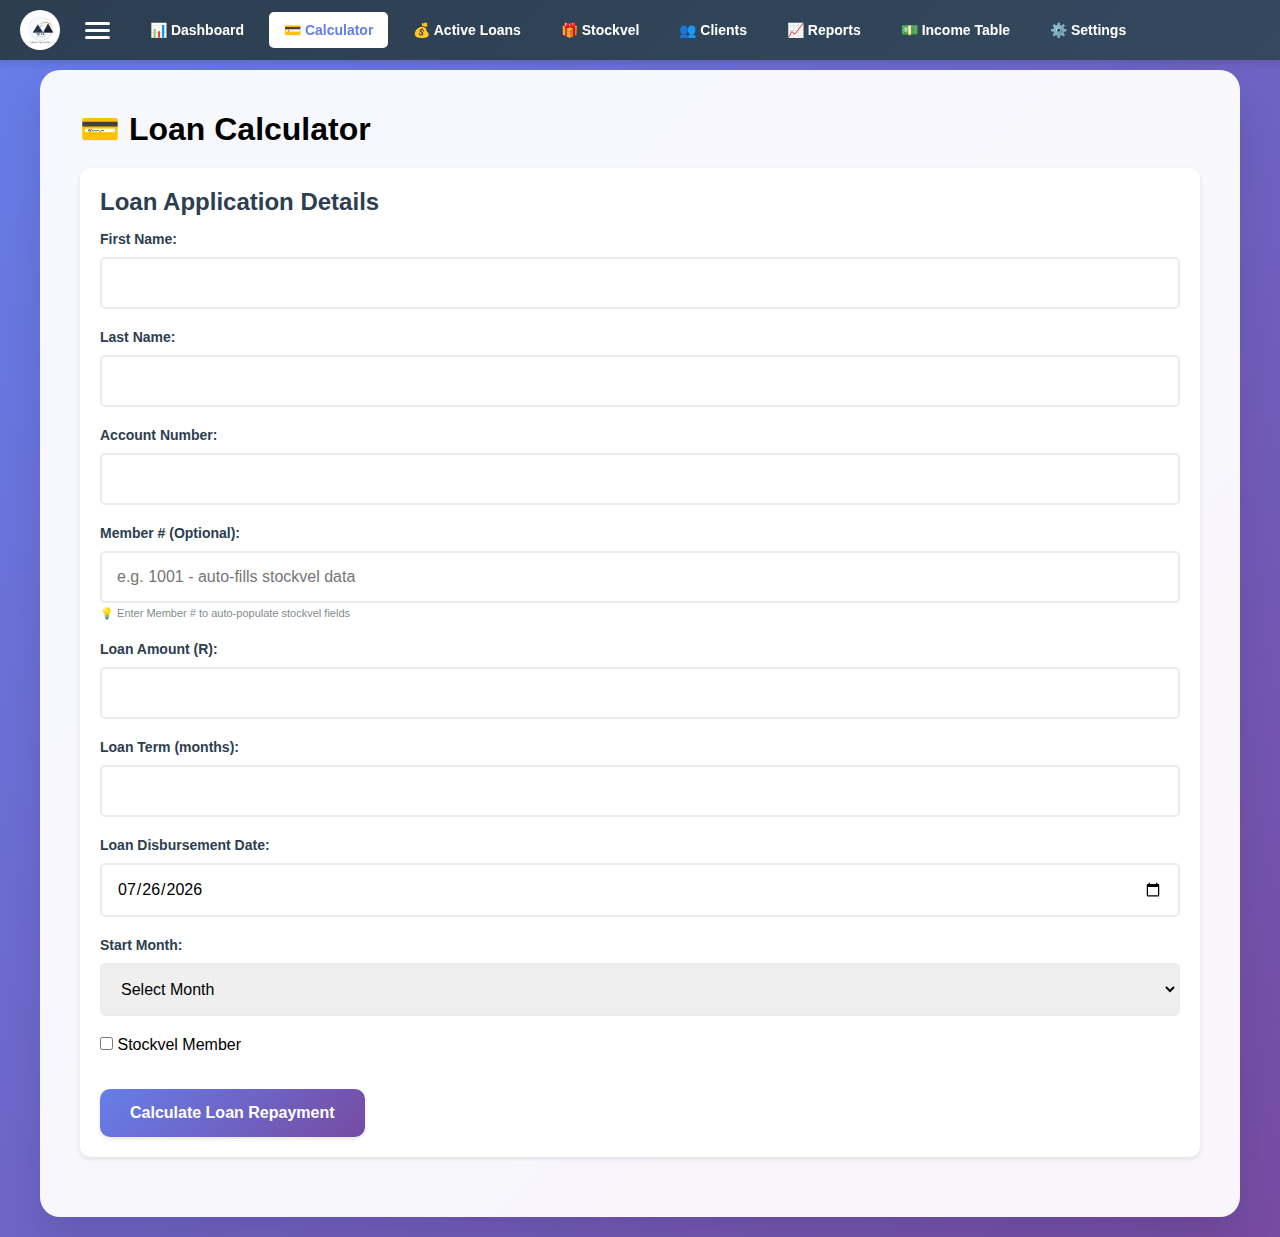
<file: calculator.html>
<!DOCTYPE html>
<html lang="en">
<head>
    <meta charset="UTF-8">
    <meta name="viewport" content="width=device-width, initial-scale=1.0">
    <meta name="theme-color" content="#667eea">
    <title>Loan Calculator - TBFS</title>
    
    <!-- PWA Meta Tags -->
    <link rel="manifest" href="manifest.json">
    <link rel="apple-touch-icon" href="icons/icon-192x192.png">
    <link rel="icon" type="image/png" sizes="32x32" href="icons/icon-32x32.png">
    
    <!-- Shared Styles -->
    <link rel="stylesheet" href="shared/styles.css">
    
    <!-- jsPDF for PDF generation -->
    <script src="https://cdnjs.cloudflare.com/ajax/libs/jspdf/2.5.1/jspdf.umd.min.js"></script>
    
    <!-- SheetJS for Excel export -->
    <script src="https://cdnjs.cloudflare.com/ajax/libs/xlsx/0.18.5/xlsx.full.min.js"></script>
    
    <!-- Page-Specific Styles -->
    <style>
        .stockvel-info {
            background: #f8f9fa;
            padding: 15px;
            border-radius: 8px;
            margin-bottom: 20px;
            border-left: 4px solid #667eea;
        }
        
        .stockvel-info h4 {
            color: #667eea;
            margin-bottom: 10px;
        }
        
        .stockvel-info ul {
            margin: 10px 0;
            padding-left: 20px;
        }
        
        .stockvel-info li {
            margin: 8px 0;
            color: #2c3e50;
        }
        
        .banking-details {
            background: #f8f9fa;
            padding: 20px;
            border-radius: 10px;
            margin: 30px 0;
            border: 2px solid #e0e6ed;
        }
        
        .banking-details h3 {
            color: #2c3e50;
            margin-bottom: 15px;
            font-size: 18px;
        }
        
        .banking-account {
            background: white;
            padding: 15px;
            border-radius: 8px;
            margin-bottom: 15px;
        }
        
        .banking-account p {
            margin: 5px 0;
        }
        
        .results-section {
            display: none;
            margin-top: 30px;
            animation: fadeIn 0.5s;
        }
        
        .results-section.visible {
            display: block;
        }
        
        .summary-grid {
            display: grid;
            grid-template-columns: repeat(auto-fit, minmax(200px, 1fr));
            gap: 20px;
            margin: 20px 0;
        }
        
        .summary-card {
            background: linear-gradient(135deg, #667eea 0%, #764ba2 100%);
            padding: 20px;
            border-radius: 15px;
            color: white;
            text-align: center;
        }
        
        .summary-card h3 {
            font-size: 14px;
            margin-bottom: 10px;
            opacity: 0.9;
        }
        
        .summary-card .value {
            font-size: 28px;
            font-weight: bold;
        }
        
        .breakdown-table-container {
            overflow-x: auto;
            margin: 20px 0;
        }
        
        .stockvel-only {
            display: none;
        }
        
        .stockvel-active .stockvel-only {
            display: table-cell;
        }
        
        @media (max-width: 768px) {
            .summary-grid {
                grid-template-columns: 1fr;
            }
            
            .banking-details {
                padding: 15px;
            }
        }
    </style>
</head>
<body>
    <!-- Navigation Header -->
    <div id="navigation-header"></div>
    
    <!-- Main Container -->
    <div class="container fade-in">
        <div class="page-content">
            <h1 class="mb-lg">💳 Loan Calculator</h1>
            
            <!-- Loan Application Form -->
            <div class="card">
                <h2 class="card-header">Loan Application Details</h2>
                <form id="loanForm">
                    <div class="form-grid">
                        <div class="form-group">
                            <label class="form-label">First Name:</label>
                            <input type="text" id="firstName" class="form-input" required>
                        </div>
                        <div class="form-group">
                            <label class="form-label">Last Name:</label>
                            <input type="text" id="lastName" class="form-input" required>
                        </div>
                        <div class="form-group">
                            <label class="form-label">Account Number:</label>
                            <input type="text" id="accountNumber" class="form-input" required>
                        </div>
                        <div class="form-group">
                            <label class="form-label">Member # (Optional):</label>
                            <input type="number" id="memberNumber" class="form-input" placeholder="e.g. 1001 - auto-fills stockvel data">
                            <small style="color: #7f8c8d; font-size: 11px;">💡 Enter Member # to auto-populate stockvel fields</small>
                        </div>
                        <div class="form-group">
                            <label class="form-label">Loan Amount (R):</label>
                            <input type="number" id="principal" class="form-input" min="100" step="100" required>
                        </div>
                        <div class="form-group">
                            <label class="form-label">Loan Term (months):</label>
                            <input type="number" id="term" class="form-input" min="1" required>
                        </div>
                        <div class="form-group">
                            <label class="form-label">Loan Disbursement Date:</label>
                            <input type="date" id="loanDate" class="form-input" required>
                        </div>
                        <div class="form-group">
                            <label class="form-label">Start Month:</label>
                            <select id="startMonth" class="form-select" required>
                                <option value="">Select Month</option>
                                <option value="0">January</option>
                                <option value="1">February</option>
                                <option value="2">March</option>
                                <option value="3">April</option>
                                <option value="4">May</option>
                                <option value="5">June</option>
                                <option value="6">July</option>
                                <option value="7">August</option>
                                <option value="8">September</option>
                                <option value="9">October</option>
                                <option value="10">November</option>
                                <option value="11">December</option>
                            </select>
                        </div>
                        <div class="form-group" style="grid-column: 1 / -1;">
                            <div class="checkbox-container">
                                <input type="checkbox" id="stockvelMember" onchange="toggleStockvelFields()">
                                <label for="stockvelMember">Stockvel Member</label>
                            </div>
                        </div>
                        
                        <!-- Stockvel Member Fields -->
                        <div id="stockvelFields" style="display: none; grid-column: 1 / -1;">
                            <div class="stockvel-info">
                                <h4>Stockvel Member Benefits</h4>
                                <ul>
                                    <li><strong>Initiation Fee:</strong> WAIVED up to contributions, 12% on excess (distributed over term)</li>
                                    <li><strong>Tiered Interest Rates:</strong> Based on loan amount vs. your contributions
                                        <ul style="margin-top: 5px; font-size: 12px;">
                                            <li>First 30% of contributions: 3%</li>
                                            <li>30-75% of contributions: 8%</li>
                                            <li>75-105% of contributions: 15%</li>
                                            <li>105-110% of contributions: 25%</li>
                                            <li>Above 110% of contributions: 30%</li>
                                        </ul>
                                    </li>
                                    <li><strong>10% Minimum Interest:</strong> Applied if tiered rate is below 10%</li>
                                    <li><strong>Admin Fee:</strong> R60 × (1 - interest rate)</li>
                                    <li><strong>Equal Monthly Payments:</strong> Total cost divided evenly across all months</li>
                                </ul>
                            </div>
                            <div class="form-grid">
                                <div class="form-group">
                                    <label class="form-label">Membership Start Date:</label>
                                    <input type="date" id="membershipStartDate" class="form-input" onchange="calculateMembershipEndDate()">
                                </div>
                                <div class="form-group">
                                    <label class="form-label">Membership End Date:</label>
                                    <input type="date" id="membershipEndDate" class="form-input" readonly style="background: #f0f0f0; cursor: not-allowed;" title="Auto-calculated as start date + 12 months">
                                    <small style="color: #666; font-size: 11px;">Automatically calculated (12 months from start)</small>
                                </div>
                                <div class="form-group">
                                    <label class="form-label">Total Contributions to Date (R):</label>
                                    <input type="number" id="totalContributions" class="form-input" min="0" step="100" placeholder="Enter total amount contributed">
                                </div>
                                <div class="form-group">
                                    <label class="form-label">Monthly Contribution (R):</label>
                                    <input type="number" id="monthlyContribution" class="form-input" min="0" step="50" placeholder="Enter monthly contribution">
                                </div>
                                <div class="form-group">
                                    <label class="form-label">Accumulated Bonus (R):</label>
                                    <input type="number" id="accumulatedBonus" class="form-input" min="0" step="0.01" value="0" placeholder="Bonus from previous loans">
                                    <small style="color: #666; font-size: 11px;">Total bonus accumulated from all loans</small>
                                </div>
                            </div>
                        </div>
                    </div>
                    <button type="submit" class="btn btn-primary btn-lg mt-md">Calculate Loan Repayment</button>
                </form>
            </div>
            
            <!-- Results Section -->
            <div id="results" class="results-section">
                <div class="card">
                    <h2 class="card-header">Loan Repayment Summary</h2>
                    <div id="clientInfo" class="mb-md"></div>
                    
                    <div class="summary-grid">
                        <div class="summary-card">
                            <h3>Monthly Repayment</h3>
                            <div class="value" id="monthlyPayment">R 0.00</div>
                        </div>
                        <div class="summary-card">
                            <h3>Total Cost</h3>
                            <div class="value" id="totalCost">R 0.00</div>
                        </div>
                        <div class="summary-card">
                            <h3>Number of Payments</h3>
                            <div class="value" id="numberOfPayments">0</div>
                        </div>
                        <div class="summary-card">
                            <h3>Total Interest</h3>
                            <div class="value" id="totalInterest">R 0.00</div>
                        </div>
                        <div class="summary-card" id="stockvelSummaryCard" style="display: none;">
                            <h3>Initiation Fee</h3>
                            <div class="value" id="initiationFeeDisplay">R 0.00</div>
                        </div>
                    </div>
                    
                    <h3 class="section-title mt-lg">Monthly Breakdown</h3>
                    <div class="breakdown-table-container">
                        <table class="table" id="breakdownTable">
                            <thead>
                                <tr>
                                    <th>Month</th>
                                    <th>Monthly Payment</th>
                                    <th>Principal Payment</th>
                                    <th>Interest</th>
                                    <th>Initiation Fee</th>
                                    <th>Admin Fee</th>
                                    <th>Outstanding Balance</th>
                                    <th class="stockvel-only">Bonus</th>
                                </tr>
                            </thead>
                            <tbody id="breakdownBody">
                            </tbody>
                        </table>
                    </div>
                    
                    <button class="btn btn-warning mt-md" onclick="exportToExcel()">📊 Export to Excel</button>
                    
                    <!-- Banking Details -->
                    <div class="banking-details">
                        <h3>Banking Details</h3>
                        <p style="margin-bottom: 10px; color: #2c3e50;">To pay please use:</p>
                        <div class="banking-account">
                            <p><strong>Account Holder:</strong> Thaba Bosiu Financial Services</p>
                            <p><strong>Bank Name:</strong> TymeBank</p>
                            <p><strong>Branch Code:</strong> 678910</p>
                            <p><strong>Account Number:</strong> 53000021839</p>
                        </div>
                        <p style="color: #2c3e50; font-style: italic;">Please use your <strong>Name and Surname</strong> as the reference</p>
                    </div>
                    
                    <div class="mt-md">
                        <button class="btn btn-danger" onclick="generatePDF()">📄 Download PDF Report</button>
                        <button class="btn btn-success" style="margin-left: 10px;" onclick="acceptLoan()">✅ Accept Loan & Add to System</button>
                    </div>
                    <div id="pdfStatus" class="mt-sm"></div>
                </div>
            </div>
        </div>
    </div>
    
    <!-- Shared Modules -->
    <script src="shared/app-state.js"></script>
    <script src="shared/calculations.js"></script>
    <script src="shared/navigation.js"></script>
    
    <!-- Page Logic -->
    <script>
        // Global state
        let AppState = {};
        let loanData = null;
        let currentYear = new Date().getFullYear();
        
        /**
         * Initialize page
         */
        function init() {
            // Load app state
            AppState = AppStateManager.load();
            
            // Initialize navigation
            NavigationManager.init('calculator');
            
            // Set default loan date to today
            document.getElementById('loanDate').valueAsDate = new Date();
            
            // Set up form handler
            document.getElementById('loanForm').addEventListener('submit', function(e) {
                e.preventDefault();
                calculateLoan();
            });
            
            // Set up member number lookup
            document.getElementById('memberNumber').addEventListener('change', loadMemberData);
            
            // Listen for state updates from other tabs
            AppStateManager.onUpdate(() => {
                console.log('State updated from another tab, reloading...');
                AppState = AppStateManager.load();
            });
            
            console.log('✅ Calculator page initialized');
        }
        
        /**
         * Toggle stockvel fields
         */
        function toggleStockvelFields() {
            const isChecked = document.getElementById('stockvelMember').checked;
            const fields = document.getElementById('stockvelFields');
            fields.style.display = isChecked ? 'block' : 'none';
        }
        
        /**
         * Calculate membership end date
         */
        function calculateMembershipEndDate() {
            const startDate = document.getElementById('membershipStartDate').value;
            if (!startDate) return;
            
            const endDate = Calculations.calculateMembershipEndDate(startDate);
            document.getElementById('membershipEndDate').value = endDate;
        }
        
        /**
         * Load member data by member number
         */
        function loadMemberData() {
            const memberNumber = parseInt(document.getElementById('memberNumber').value);
            if (!memberNumber) return;
            
            const member = (AppState.stockvelMembers || []).find(m => m.memberNumber === memberNumber);
            if (!member) {
                alert('❌ Member not found');
                return;
            }
            
            // Auto-fill fields
            const [firstName, ...lastNameParts] = member.name.split(' ');
            document.getElementById('firstName').value = firstName || '';
            document.getElementById('lastName').value = lastNameParts.join(' ') || '';
            document.getElementById('accountNumber').value = member.phone || member.memberNumber;
            document.getElementById('stockvelMember').checked = true;
            toggleStockvelFields();
            document.getElementById('membershipStartDate').value = member.membershipStartDate || '';
            document.getElementById('membershipEndDate').value = member.membershipEndDate || '';
            document.getElementById('totalContributions').value = member.totalContributions || 0;
            document.getElementById('monthlyContribution').value = member.monthlyContribution || 0;
            document.getElementById('accumulatedBonus').value = member.accumulatedBonus || 0;
            
            alert(`✅ Member data loaded: ${member.name}`);
        }
        
        /**
         * Calculate loan
         */
        function calculateLoan() {
            try {
                // Get form values
                const firstName = document.getElementById('firstName').value.trim();
                const lastName = document.getElementById('lastName').value.trim();
                const accountNumber = document.getElementById('accountNumber').value.trim();
                const principal = parseFloat(document.getElementById('principal').value);
                const term = parseInt(document.getElementById('term').value);
                const loanDate = document.getElementById('loanDate').value;
                const startMonthIndex = parseInt(document.getElementById('startMonth').value);
                
                // Stockvel fields
                const isStockvelMember = document.getElementById('stockvelMember').checked;
                const totalContributions = isStockvelMember ? parseFloat(document.getElementById('totalContributions').value) || 0 : 0;
                const monthlyContribution = isStockvelMember ? parseFloat(document.getElementById('monthlyContribution').value) || 0 : 0;
                const membershipStartDate = isStockvelMember ? document.getElementById('membershipStartDate').value : '';
                const membershipEndDate = isStockvelMember ? document.getElementById('membershipEndDate').value : '';
                const accumulatedBonus = isStockvelMember ? parseFloat(document.getElementById('accumulatedBonus').value) || 0 : 0;
                
                // Validation
                if (!firstName || !lastName || !accountNumber || isNaN(startMonthIndex)) {
                    alert('❌ Please fill in all required fields including start month');
                    return;
                }
                
                if (isStockvelMember) {
                    if (!membershipStartDate || !membershipEndDate) {
                        alert('❌ Please enter membership dates');
                        return;
                    }
                    if (totalContributions === 0 && monthlyContribution === 0) {
                        alert('❌ Please enter your contribution amounts as a Stockvel member');
                        return;
                    }
                    
                    // Validate membership expiry
                    const today = new Date();
                    const membershipExpiry = new Date(membershipEndDate);
                    const monthsUntilExpiry = Math.floor((membershipExpiry - today) / (1000 * 60 * 60 * 24 * 30));
                    
                    if (monthsUntilExpiry < 1) {
                        alert('⛔ Membership has expired! Please renew membership before taking a loan.');
                        return;
                    }
                    
                    if (term > monthsUntilExpiry) {
                        alert(`⛔ Loan term too long!\n\nYour membership expires in ${monthsUntilExpiry} month(s).\nMaximum loan term: ${monthsUntilExpiry} month(s)\n\nPlease reduce the loan term or renew your membership first.`);
                        return;
                    }
                }
                
                if (isNaN(principal) || principal < 100) {
                    alert('❌ Minimum loan amount is R100');
                    return;
                }
                
                if (isNaN(term) || term < 1) {
                    alert('❌ Loan term must be at least 1 month');
                    return;
                }
                
                // Calculate loan
                let result;
                if (isStockvelMember) {
                    // Use stockvel calculation with tiered rates
                    const schedule = generateStockvelSchedule(principal, term, totalContributions, monthlyContribution, startMonthIndex);
                    
                    if (!schedule || schedule.length === 0) {
                        throw new Error('Failed to generate stockvel loan schedule');
                    }
                    
                    result = {
                        schedule: schedule,
                        totalInterest: schedule.reduce((sum, m) => sum + (m.interest_payment || 0), 0),
                        totalFees: schedule.reduce((sum, m) => sum + (m.admin_fee || 0) + (m.initiation_fee || 0), 0),
                        initiationFee: schedule[0] ? (schedule[0].initiation_fee || 0) * term : 0,
                        monthlyPayment: schedule[0] ? schedule[0].monthly_payment : 0
                    };
                } else {
                    // Standard loan calculation
                    const standardResult = Calculations.calculateStandardLoan(principal, term);
                    
                    if (!standardResult || !standardResult.breakdown) {
                        throw new Error('Failed to calculate standard loan');
                    }
                    
                    // Transform breakdown into schedule format
                    const schedule = standardResult.breakdown.map((item, index) => {
                        const dueDate = Calculations.calculateDueDate(currentYear, startMonthIndex, item.month);
                        return {
                            payment_number: item.month,
                            due_date: dueDate,
                            monthly_payment: item.totalPayment || standardResult.monthlyPayment,
                            principal_payment: item.principal,
                            interest_payment: item.interest,
                            admin_fee: item.adminFee,
                            initiation_fee: item.initiationFee,
                            outstanding_balance: item.outstandingBalance,
                            status: 'pending'
                        };
                    });
                    
                    result = {
                        schedule: schedule,
                        totalInterest: standardResult.totalInterest,
                        totalFees: standardResult.totalAdminFees + standardResult.totalInitiationFee,
                        initiationFee: standardResult.totalInitiationFee,
                        monthlyPayment: standardResult.monthlyPayment
                    };
                }
                
                // Store loan data
                loanData = {
                    firstName,
                    lastName,
                    accountNumber,
                    principal,
                    term,
                    loanDate,
                    startMonthIndex,
                    isStockvelMember,
                    totalContributions,
                    monthlyContribution,
                    membershipStartDate,
                    membershipEndDate,
                    accumulatedBonus,
                    schedule: result.schedule,
                    totalInterest: result.totalInterest,
                    totalFees: result.totalFees,
                    initiationFee: result.initiationFee || 0,
                    monthlyPayment: result.monthlyPayment
                };
                
                // Display results
                displayResults();
                
            } catch (error) {
                console.error('Calculation error:', error);
                alert(`❌ Calculation error: ${error.message}`);
            }
        }
        
        /**
         * Generate stockvel schedule with tiered rates
         */
        function generateStockvelSchedule(principal, term, totalContributions, monthlyContribution, startMonthIndex) {
            try {
                const schedule = [];
                let outstandingBalance = principal;
                let currentSavings = totalContributions || 0;
                
                // Calculate initiation fee
                const initiationFee = principal <= currentSavings ? 0 : (principal - currentSavings) * 0.12;
                const monthlyInitiationFee = initiationFee / term;
                
                // Calculate each month
                const monthlyDetails = [];
                for (let month = 1; month <= term; month++) {
                    if (month > 1) {
                        currentSavings += (monthlyContribution || 0);
                    }
                    
                    // Calculate tiered interest
                    const tieredResult = Calculations.calculateTieredStockvelInterest(outstandingBalance, currentSavings);
                    const principalPayment = principal / term;
                    
                    // Calculate interest payment with 10% minimum
                    let interestPayment = 0;
                    if (tieredResult && tieredResult.tiers1to4Interest !== undefined) {
                        const tieredInterest = tieredResult.tiers1to4Interest * (principal / outstandingBalance);
                        const minimumInterest = (principal / term) * 0.10;
                        interestPayment = Math.max(tieredInterest, minimumInterest);
                    } else {
                        // Fallback: 10% minimum
                        interestPayment = (principal / term) * 0.10;
                    }
                    
                    // Calculate admin fee
                    let adminFee = 60; // Default R60
                    if (tieredResult && tieredResult.tier1to4Amount > 0) {
                        const effectiveRate = tieredResult.tiers1to4Interest / tieredResult.tier1to4Amount;
                        adminFee = 60 * (1 - effectiveRate);
                    }
                    adminFee = Math.max(0, adminFee); // Ensure non-negative
                    
                    monthlyDetails.push({
                        month,
                        principal_payment: principalPayment,
                        interest_payment: interestPayment,
                        admin_fee: adminFee,
                        initiation_fee: monthlyInitiationFee
                    });
                    
                    outstandingBalance -= principalPayment;
                }
                
                // Calculate total and equal monthly payment
                const totalCost = monthlyDetails.reduce((sum, m) => 
                    sum + (m.principal_payment || 0) + (m.interest_payment || 0) + (m.admin_fee || 0) + (m.initiation_fee || 0), 0
                );
                const equalMonthlyPayment = totalCost / term;
                
                // Build final schedule
                let balance = principal;
                for (let i = 0; i < monthlyDetails.length; i++) {
                    const detail = monthlyDetails[i];
                    const dueDate = Calculations.calculateDueDate(currentYear, startMonthIndex, detail.month);
                    
                    schedule.push({
                        payment_number: detail.month,
                        due_date: dueDate,
                        monthly_payment: equalMonthlyPayment,
                        principal_payment: detail.principal_payment || 0,
                        interest_payment: detail.interest_payment || 0,
                        admin_fee: detail.admin_fee || 0,
                        initiation_fee: detail.initiation_fee || 0,
                        outstanding_balance: Math.max(0, balance - (detail.principal_payment || 0)),
                        bonus: (detail.interest_payment || 0) * 0.1, // 10% of interest
                        status: 'pending'
                    });
                    
                    balance -= (detail.principal_payment || 0);
                }
                
                return schedule;
            } catch (error) {
                console.error('Error generating stockvel schedule:', error);
                throw new Error('Failed to generate stockvel schedule: ' + error.message);
            }
        }
        
        /**
         * Display calculation results
         */
        function displayResults() {
            // Show results section
            document.getElementById('results').classList.add('visible');
            
            // Scroll to results
            document.getElementById('results').scrollIntoView({ behavior: 'smooth', block: 'start' });
            
            // Display client info
            const clientInfo = `
                <div style="background: #f8f9fa; padding: 15px; border-radius: 8px; margin-bottom: 20px;">
                    <strong>Client:</strong> ${loanData.firstName} ${loanData.lastName} | 
                    <strong>Account:</strong> ${loanData.accountNumber} | 
                    <strong>Type:</strong> ${loanData.isStockvelMember ? 'Stockvel Member' : 'Standard Client'}
                </div>
            `;
            document.getElementById('clientInfo').innerHTML = clientInfo;
            
            // Display summary
            const totalCost = loanData.schedule.reduce((sum, p) => sum + p.monthly_payment, 0);
            document.getElementById('monthlyPayment').textContent = Calculations.formatCurrency(loanData.monthlyPayment);
            document.getElementById('totalCost').textContent = Calculations.formatCurrency(totalCost);
            document.getElementById('numberOfPayments').textContent = loanData.term;
            document.getElementById('totalInterest').textContent = Calculations.formatCurrency(loanData.totalInterest);
            
            // Show initiation fee card for stockvel
            if (loanData.isStockvelMember) {
                document.getElementById('stockvelSummaryCard').style.display = 'block';
                document.getElementById('initiationFeeDisplay').textContent = Calculations.formatCurrency(loanData.initiationFee);
                document.getElementById('breakdownTable').classList.add('stockvel-active');
            } else {
                document.getElementById('stockvelSummaryCard').style.display = 'none';
                document.getElementById('breakdownTable').classList.remove('stockvel-active');
            }
            
            // Display breakdown table
            const tbody = document.getElementById('breakdownBody');
            tbody.innerHTML = loanData.schedule.map(payment => `
                <tr>
                    <td>${Calculations.getMonthName(new Date(payment.due_date).getMonth())} ${new Date(payment.due_date).getFullYear()}</td>
                    <td style="font-weight: 600;">${Calculations.formatCurrency(payment.monthly_payment)}</td>
                    <td>${Calculations.formatCurrency(payment.principal_payment)}</td>
                    <td>${Calculations.formatCurrency(payment.interest_payment)}</td>
                    <td>${Calculations.formatCurrency(payment.initiation_fee || 0)}</td>
                    <td>${Calculations.formatCurrency(payment.admin_fee || 0)}</td>
                    <td>${Calculations.formatCurrency(payment.outstanding_balance)}</td>
                    ${loanData.isStockvelMember ? `<td style="color: #f39c12; font-weight: 600;">${Calculations.formatCurrency(payment.bonus || 0)}</td>` : ''}
                </tr>
            `).join('');
        }
        
        /**
         * Generate PDF report
         */
        function generatePDF() {
            if (!loanData) {
                alert('❌ Please calculate a loan first');
                return;
            }
            
            const { jsPDF } = window.jspdf;
            const doc = new jsPDF();
            
            // Add content
            doc.setFontSize(20);
            doc.text('TBFS Loan Schedule', 105, 20, { align: 'center' });
            
            doc.setFontSize(12);
            doc.text(`Client: ${loanData.firstName} ${loanData.lastName}`, 20, 40);
            doc.text(`Account: ${loanData.accountNumber}`, 20, 50);
            doc.text(`Loan Amount: ${Calculations.formatCurrency(loanData.principal)}`, 20, 60);
            doc.text(`Term: ${loanData.term} months`, 20, 70);
            doc.text(`Monthly Payment: ${Calculations.formatCurrency(loanData.monthlyPayment)}`, 20, 80);
            
            // Save PDF
            doc.save(`TBFS_Loan_Schedule_${loanData.accountNumber}_${Date.now()}.pdf`);
            
            document.getElementById('pdfStatus').innerHTML = '<p style="color: #27ae60; margin-top: 10px;">✅ PDF downloaded successfully!</p>';
        }
        
        /**
         * Export to Excel
         */
        function exportToExcel() {
            if (!loanData) {
                alert('❌ Please calculate a loan first');
                return;
            }
            
            const ws_data = [
                ['TBFS Loan Schedule'],
                [],
                ['Client', `${loanData.firstName} ${loanData.lastName}`],
                ['Account', loanData.accountNumber],
                ['Loan Amount', loanData.principal],
                ['Term', `${loanData.term} months`],
                ['Monthly Payment', loanData.monthlyPayment],
                [],
                ['Month', 'Payment', 'Principal', 'Interest', 'Initiation Fee', 'Admin Fee', 'Balance']
            ];
            
            loanData.schedule.forEach(payment => {
                ws_data.push([
                    `${Calculations.getMonthName(new Date(payment.due_date).getMonth())} ${new Date(payment.due_date).getFullYear()}`,
                    payment.monthly_payment,
                    payment.principal_payment,
                    payment.interest_payment,
                    payment.initiation_fee || 0,
                    payment.admin_fee || 0,
                    payment.outstanding_balance
                ]);
            });
            
            const ws = XLSX.utils.aoa_to_sheet(ws_data);
            const wb = XLSX.utils.book_new();
            XLSX.utils.book_append_sheet(wb, ws, 'Loan Schedule');
            XLSX.writeFile(wb, `TBFS_Loan_Schedule_${loanData.accountNumber}_${Date.now()}.xlsx`);
            
            alert('✅ Excel file downloaded!');
        }
        
        /**
         * Accept loan and add to system
         */
        function acceptLoan() {
            if (!loanData) {
                alert('❌ Please calculate a loan first before accepting it');
                return;
            }
            
            // Check available capital
            const availableCapital = AppState.capital || 0;
            if (loanData.principal > availableCapital) {
                alert(`❌ Insufficient capital!\n\nLoan Amount: ${Calculations.formatCurrency(loanData.principal)}\nAvailable: ${Calculations.formatCurrency(availableCapital)}\n\nPlease reduce the loan amount or add more capital.`);
                return;
            }
            
            // Check if client exists
            let client = (AppState.clients || []).find(c => c.account_number === loanData.accountNumber);
            
            if (client) {
                if (client.status !== 'active') {
                    alert(`⛔ SECURITY ALERT: Client ${loanData.accountNumber} is ${client.status.toUpperCase()}. Cannot approve loan for inactive clients.`);
                    return;
                }
                client.total_loans = (client.total_loans || 0) + 1;
            } else {
                // Create new client
                client = {
                    account_number: loanData.accountNumber,
                    first_name: loanData.firstName,
                    last_name: loanData.lastName,
                    phone_number: '',
                    client_type: loanData.isStockvelMember ? 'stockvel' : 'standard',
                    total_loans: 1,
                    total_contributions: loanData.totalContributions || 0,
                    total_repayment: 0,
                    status: 'active'
                };
                if (!AppState.clients) AppState.clients = [];
                AppState.clients.push(client);
            }
            
            // Create loan record
            const loan = {
                loan_id: (AppState.loans || []).length + 1,
                client_name: `${loanData.firstName} ${loanData.lastName}`,
                account_number: loanData.accountNumber,
                principal_amount: loanData.principal,
                original_principal: loanData.principal,
                remaining_principal: loanData.principal,
                term_months: loanData.term,
                monthly_payment: loanData.monthlyPayment,
                total_interest: loanData.totalInterest,
                total_cost: loanData.schedule.reduce((sum, p) => sum + p.monthly_payment, 0),
                loan_type: loanData.isStockvelMember ? 'stockvel' : 'standard',
                status: 'active',
                created_at: new Date().toISOString(),
                disbursement_date: loanData.loanDate,
                schedule: loanData.schedule,
                payments_made: 0,
                total_contributions: loanData.totalContributions || 0,
                monthly_contribution: loanData.monthlyContribution || 0,
                accumulated_bonus: loanData.accumulatedBonus || 0
            };
            
            // Add loan to state
            if (!AppState.loans) AppState.loans = [];
            AppState.loans.push(loan);
            
            // Update capital
            AppState.capital = (AppState.capital || 0) - loanData.principal;
            AppState.deployed = (AppState.deployed || 0) + loanData.principal;
            
            // Save state
            AppStateManager.save(AppState);
            
            // Success message
            alert(`✅ Loan Accepted Successfully!\n\nLoan ID: ${loan.loan_id}\nClient: ${loan.client_name}\nAmount: ${Calculations.formatCurrency(loan.principal_amount)}\n\nThe loan has been added to your system.`);
            
            // Clear form
            document.getElementById('loanForm').reset();
            document.getElementById('results').classList.remove('visible');
            loanData = null;
            
            // Scroll to top
            window.scrollTo({ top: 0, behavior: 'smooth' });
        }
        
        // Initialize on page load
        document.addEventListener('DOMContentLoaded', init);
    </script>
</body>
</html>
</file>
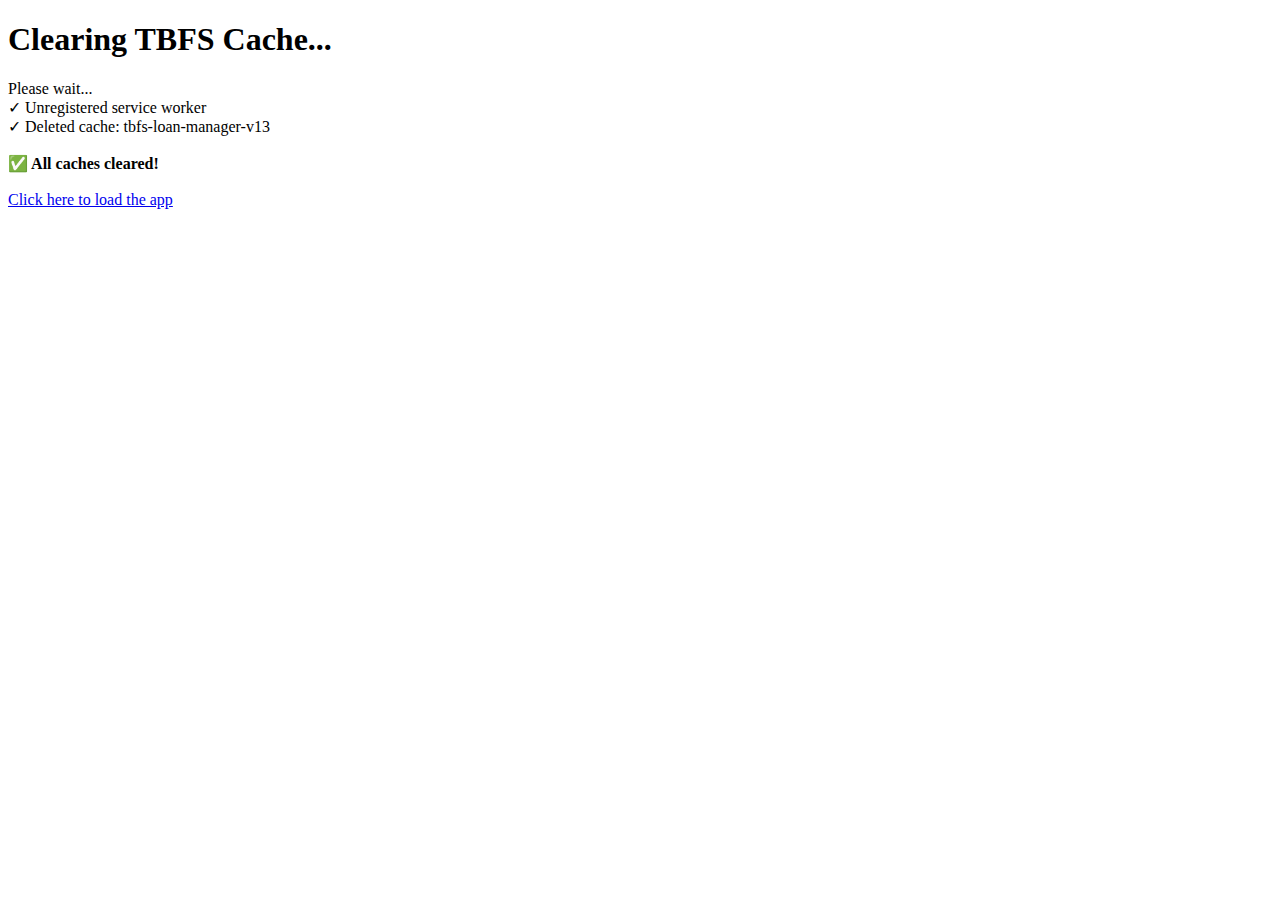
<file: clear-cache.html>
<!DOCTYPE html>
<html>
<head>
    <title>Clear TBFS Cache</title>
</head>
<body>
    <h1>Clearing TBFS Cache...</h1>
    <div id="status">Please wait...</div>
    
    <script>
        async function clearAllCaches() {
            const status = document.getElementById('status');
            
            // Unregister all service workers
            if ('serviceWorker' in navigator) {
                const registrations = await navigator.serviceWorker.getRegistrations();
                for (let registration of registrations) {
                    await registration.unregister();
                    status.innerHTML += '<br>✓ Unregistered service worker';
                }
            }
            
            // Clear all caches
            if ('caches' in window) {
                const cacheNames = await caches.keys();
                for (let cacheName of cacheNames) {
                    await caches.delete(cacheName);
                    status.innerHTML += '<br>✓ Deleted cache: ' + cacheName;
                }
            }
            
            status.innerHTML += '<br><br><strong>✅ All caches cleared!</strong>';
            status.innerHTML += '<br><br><a href="index.html">Click here to load the app</a>';
        }
        
        clearAllCaches();
    </script>
</body>
</html>
</file>
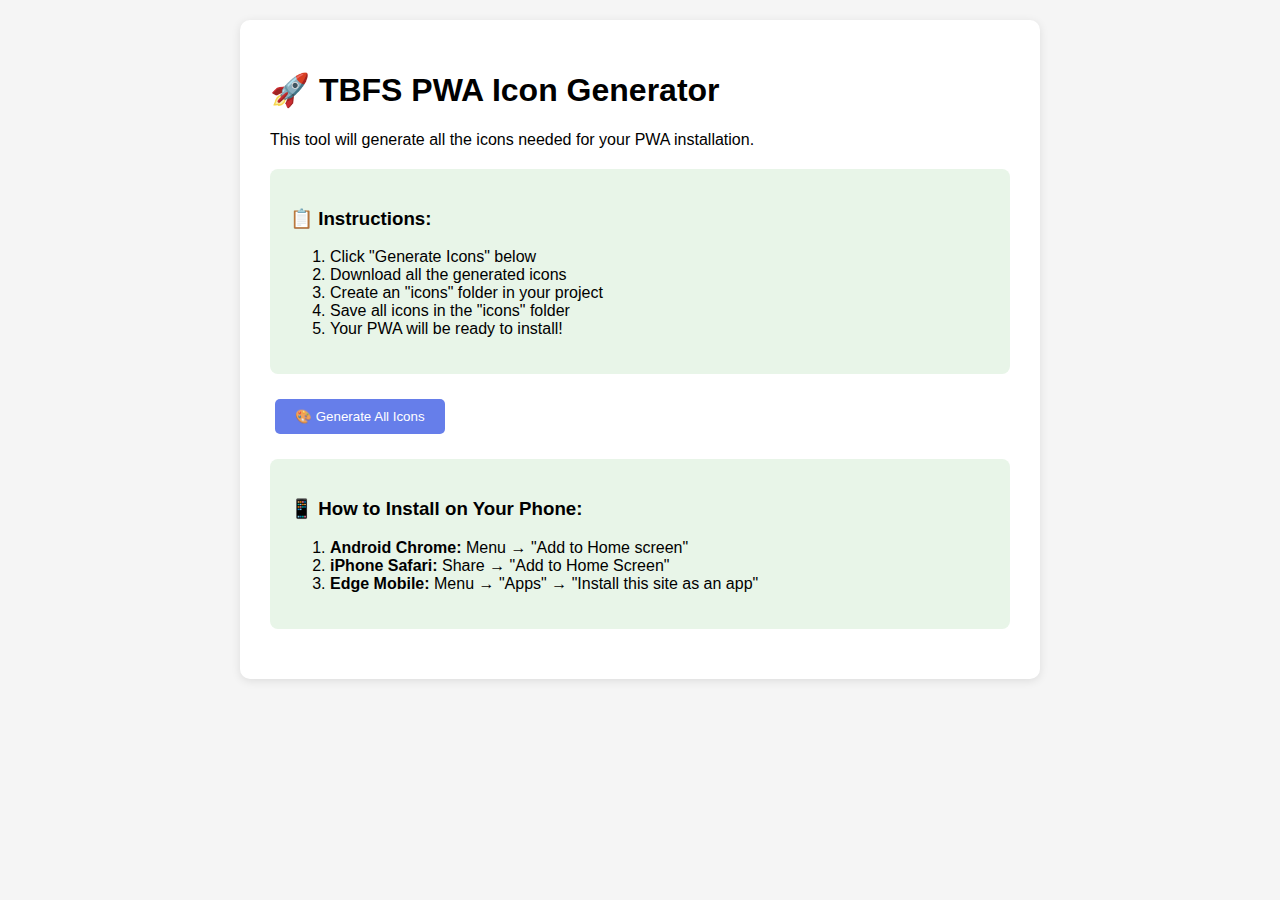
<file: create-pwa-icons.html>
<!DOCTYPE html>
<html lang="en">
<head>
    <meta charset="UTF-8">
    <meta name="viewport" content="width=device-width, initial-scale=1.0">
    <title>PWA Icon Generator for TBFS</title>
    <style>
        body {
            font-family: Arial, sans-serif;
            max-width: 800px;
            margin: 0 auto;
            padding: 20px;
            background: #f5f5f5;
        }
        .container {
            background: white;
            padding: 30px;
            border-radius: 10px;
            box-shadow: 0 2px 10px rgba(0,0,0,0.1);
        }
        .icon-preview {
            display: inline-block;
            margin: 10px;
            text-align: center;
        }
        .icon-preview canvas {
            border: 1px solid #ddd;
            border-radius: 8px;
        }
        .download-btn {
            background: #667eea;
            color: white;
            border: none;
            padding: 10px 20px;
            border-radius: 5px;
            cursor: pointer;
            margin: 5px;
        }
        .download-btn:hover {
            background: #5a6fd8;
        }
        .instructions {
            background: #e8f5e8;
            padding: 20px;
            border-radius: 8px;
            margin: 20px 0;
        }
    </style>
</head>
<body>
    <div class="container">
        <h1>🚀 TBFS PWA Icon Generator</h1>
        <p>This tool will generate all the icons needed for your PWA installation.</p>
        
        <div class="instructions">
            <h3>📋 Instructions:</h3>
            <ol>
                <li>Click "Generate Icons" below</li>
                <li>Download all the generated icons</li>
                <li>Create an "icons" folder in your project</li>
                <li>Save all icons in the "icons" folder</li>
                <li>Your PWA will be ready to install!</li>
            </ol>
        </div>

        <button class="download-btn" onclick="generateIcons()">🎨 Generate All Icons</button>
        
        <div id="iconContainer"></div>
        
        <div class="instructions">
            <h3>📱 How to Install on Your Phone:</h3>
            <ol>
                <li><strong>Android Chrome:</strong> Menu → "Add to Home screen"</li>
                <li><strong>iPhone Safari:</strong> Share → "Add to Home Screen"</li>
                <li><strong>Edge Mobile:</strong> Menu → "Apps" → "Install this site as an app"</li>
            </ol>
        </div>
    </div>

    <script>
        function generateIcons() {
            const sizes = [16, 32, 72, 96, 128, 144, 152, 192, 384, 512];
            const container = document.getElementById('iconContainer');
            container.innerHTML = '<h3>Generated Icons:</h3>';
            
            sizes.forEach(size => {
                const canvas = document.createElement('canvas');
                canvas.width = size;
                canvas.height = size;
                const ctx = canvas.getContext('2d');
                
                // Create TBFS-style icon
                const gradient = ctx.createLinearGradient(0, 0, size, size);
                gradient.addColorStop(0, '#667eea');
                gradient.addColorStop(1, '#764ba2');
                
                // Background
                ctx.fillStyle = gradient;
                ctx.fillRect(0, 0, size, size);
                
                // Add rounded corners
                ctx.globalCompositeOperation = 'destination-in';
                ctx.beginPath();
                ctx.roundRect(0, 0, size, size, size * 0.2);
                ctx.fill();
                ctx.globalCompositeOperation = 'source-over';
                
                // Add TBFS text
                ctx.fillStyle = 'white';
                ctx.font = `bold ${size * 0.15}px Arial`;
                ctx.textAlign = 'center';
                ctx.textBaseline = 'middle';
                ctx.fillText('TBFS', size/2, size/2 - size * 0.05);
                
                // Add subtitle
                ctx.font = `${size * 0.08}px Arial`;
                ctx.fillText('LOANS', size/2, size/2 + size * 0.08);
                
                // Create download link
                const div = document.createElement('div');
                div.className = 'icon-preview';
                div.innerHTML = `
                    <canvas width="${size}" height="${size}"></canvas>
                    <br>
                    <button class="download-btn" onclick="downloadIcon(${size})">Download ${size}x${size}</button>
                `;
                
                // Copy canvas to preview
                const previewCanvas = div.querySelector('canvas');
                const previewCtx = previewCanvas.getContext('2d');
                previewCtx.drawImage(canvas, 0, 0);
                
                container.appendChild(div);
                
                // Store canvas for download
                window[`canvas${size}`] = canvas;
            });
        }
        
        function downloadIcon(size) {
            const canvas = window[`canvas${size}`];
            const link = document.createElement('a');
            link.download = `icon-${size}x${size}.png`;
            link.href = canvas.toDataURL();
            link.click();
        }
    </script>
</body>
</html>
</file>
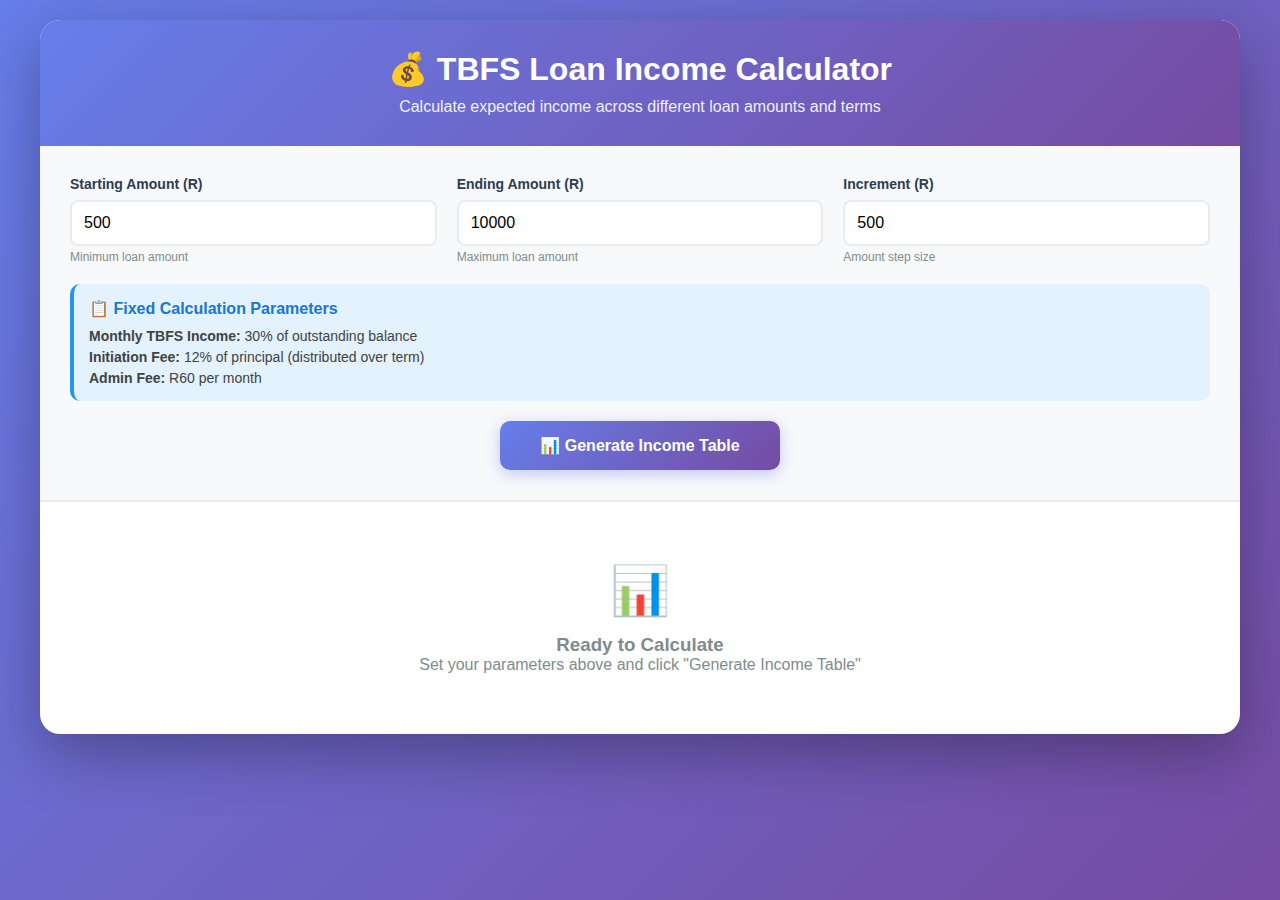
<file: loan-income-calculator.html>
<!DOCTYPE html>
<html lang="en">
<head>
    <meta charset="UTF-8">
    <meta name="viewport" content="width=device-width, initial-scale=1.0">
    <title>TBFS Loan Income Calculator</title>
    <style>
        * {
            margin: 0;
            padding: 0;
            box-sizing: border-box;
        }

        body {
            font-family: 'Segoe UI', Tahoma, Geneva, Verdana, sans-serif;
            background: linear-gradient(135deg, #667eea 0%, #764ba2 100%);
            min-height: 100vh;
            padding: 20px;
        }

        .container {
            max-width: 1200px;
            margin: 0 auto;
            background: white;
            border-radius: 20px;
            box-shadow: 0 20px 60px rgba(0, 0, 0, 0.3);
            overflow: hidden;
        }

        .header {
            background: linear-gradient(135deg, #667eea 0%, #764ba2 100%);
            color: white;
            padding: 30px;
            text-align: center;
        }

        .header h1 {
            font-size: 32px;
            margin-bottom: 10px;
        }

        .header p {
            opacity: 0.9;
            font-size: 16px;
        }

        .controls {
            padding: 30px;
            background: #f8f9fa;
            border-bottom: 2px solid #e9ecef;
        }

        .input-grid {
            display: grid;
            grid-template-columns: repeat(auto-fit, minmax(200px, 1fr));
            gap: 20px;
            margin-bottom: 20px;
        }

        .input-group {
            display: flex;
            flex-direction: column;
        }

        .input-group label {
            font-weight: 600;
            color: #2c3e50;
            margin-bottom: 8px;
            font-size: 14px;
        }

        .input-group input {
            padding: 12px;
            border: 2px solid #e9ecef;
            border-radius: 8px;
            font-size: 16px;
            transition: all 0.3s;
        }

        .input-group input:focus {
            outline: none;
            border-color: #667eea;
            box-shadow: 0 0 0 3px rgba(102, 126, 234, 0.1);
        }

        .input-group .unit {
            font-size: 12px;
            color: #7f8c8d;
            margin-top: 4px;
        }

        .generate-btn {
            background: linear-gradient(135deg, #667eea 0%, #764ba2 100%);
            color: white;
            border: none;
            padding: 15px 40px;
            border-radius: 10px;
            font-size: 16px;
            font-weight: 600;
            cursor: pointer;
            transition: all 0.3s;
            box-shadow: 0 4px 15px rgba(102, 126, 234, 0.4);
        }

        .generate-btn:hover {
            transform: translateY(-2px);
            box-shadow: 0 6px 20px rgba(102, 126, 234, 0.6);
        }

        .generate-btn:active {
            transform: translateY(0);
        }

        .results {
            padding: 30px;
        }

        .results-header {
            display: flex;
            justify-content: space-between;
            align-items: center;
            margin-bottom: 20px;
            flex-wrap: wrap;
            gap: 10px;
        }

        .results-header h2 {
            color: #2c3e50;
            font-size: 24px;
        }

        .export-btn {
            background: #27ae60;
            color: white;
            border: none;
            padding: 10px 20px;
            border-radius: 8px;
            font-size: 14px;
            font-weight: 600;
            cursor: pointer;
            transition: all 0.3s;
        }

        .export-btn:hover {
            background: #229954;
            transform: translateY(-2px);
        }

        table {
            width: 100%;
            border-collapse: collapse;
            margin-bottom: 30px;
            box-shadow: 0 4px 6px rgba(0, 0, 0, 0.05);
            border-radius: 10px;
            overflow: hidden;
        }

        thead {
            background: linear-gradient(135deg, #667eea 0%, #764ba2 100%);
            color: white;
        }

        th {
            padding: 15px;
            text-align: left;
            font-weight: 600;
            font-size: 14px;
        }

        th:first-child {
            border-top-left-radius: 10px;
        }

        th:last-child {
            border-top-right-radius: 10px;
        }

        td {
            padding: 12px 15px;
            border-bottom: 1px solid #e9ecef;
            font-size: 14px;
        }

        tbody tr:hover {
            background: #f8f9fa;
        }

        tbody tr:last-child td {
            border-bottom: none;
        }

        .highlight-row {
            background: #e8f5e8 !important;
            font-weight: 600;
        }

        .breakdown-section {
            margin-top: 30px;
            padding: 20px;
            background: #f8f9fa;
            border-radius: 10px;
        }

        .breakdown-section h3 {
            color: #2c3e50;
            margin-bottom: 15px;
            font-size: 18px;
        }

        .breakdown-grid {
            display: grid;
            grid-template-columns: repeat(auto-fit, minmax(250px, 1fr));
            gap: 15px;
        }

        .breakdown-card {
            background: white;
            padding: 15px;
            border-radius: 8px;
            box-shadow: 0 2px 4px rgba(0, 0, 0, 0.05);
        }

        .breakdown-card h4 {
            color: #7f8c8d;
            font-size: 12px;
            font-weight: 600;
            margin-bottom: 8px;
            text-transform: uppercase;
        }

        .breakdown-card .value {
            color: #2c3e50;
            font-size: 20px;
            font-weight: 700;
        }

        .info-box {
            background: #e3f2fd;
            border-left: 4px solid #2196f3;
            padding: 15px;
            margin-top: 20px;
            border-radius: 5px;
        }

        .info-box h4 {
            color: #1976d2;
            margin-bottom: 8px;
            font-size: 14px;
        }

        .info-box p {
            color: #424242;
            font-size: 13px;
            line-height: 1.5;
        }

        .highlight-control {
            background: #fff3cd;
            border: 2px solid #ffc107;
            padding: 15px;
            border-radius: 10px;
            margin-bottom: 20px;
            display: flex;
            align-items: center;
            gap: 15px;
            flex-wrap: wrap;
        }

        .highlight-control label {
            font-weight: 600;
            color: #2c3e50;
        }

        .highlight-control input {
            padding: 8px 12px;
            border: 2px solid #ffc107;
            border-radius: 6px;
            font-size: 14px;
            width: 100px;
        }

        .highlight-control button {
            background: #ffc107;
            color: #2c3e50;
            border: none;
            padding: 8px 20px;
            border-radius: 6px;
            font-weight: 600;
            cursor: pointer;
            transition: all 0.3s;
        }

        .highlight-control button:hover {
            background: #ffb300;
            transform: translateY(-2px);
        }

        .roi-highlight {
            background: #d4edda !important;
            border: 2px solid #28a745;
            font-weight: 700;
            color: #155724;
            position: relative;
        }

        .roi-badge {
            position: absolute;
            top: 2px;
            right: 2px;
            background: #28a745;
            color: white;
            font-size: 9px;
            padding: 2px 4px;
            border-radius: 3px;
            font-weight: 600;
        }

        td {
            position: relative;
        }

        @media (max-width: 768px) {
            .header h1 {
                font-size: 24px;
            }

            .input-grid {
                grid-template-columns: 1fr;
            }

            table {
                font-size: 12px;
            }

            th, td {
                padding: 8px;
            }
        }

        .no-results {
            text-align: center;
            padding: 60px 20px;
            color: #7f8c8d;
        }

        .no-results i {
            font-size: 48px;
            margin-bottom: 15px;
            opacity: 0.3;
        }
    </style>
</head>
<body>
    <div class="container">
        <div class="header">
            <h1>💰 TBFS Loan Income Calculator</h1>
            <p>Calculate expected income across different loan amounts and terms</p>
        </div>

        <div class="controls">
            <div class="input-grid">
                <div class="input-group">
                    <label for="startAmount">Starting Amount (R)</label>
                    <input type="number" id="startAmount" value="500" min="100" step="100">
                    <span class="unit">Minimum loan amount</span>
                </div>
                <div class="input-group">
                    <label for="endAmount">Ending Amount (R)</label>
                    <input type="number" id="endAmount" value="10000" min="100" step="100">
                    <span class="unit">Maximum loan amount</span>
                </div>
                <div class="input-group">
                    <label for="increment">Increment (R)</label>
                    <input type="number" id="increment" value="500" min="100" step="100">
                    <span class="unit">Amount step size</span>
                </div>
            </div>

            <div style="background: #e3f2fd; padding: 15px; border-radius: 10px; margin-bottom: 20px; border-left: 4px solid #2196f3;">
                <h4 style="color: #1976d2; margin-bottom: 10px; font-size: 16px;">📋 Fixed Calculation Parameters</h4>
                <p style="color: #424242; font-size: 14px; margin-bottom: 5px;"><strong>Monthly TBFS Income:</strong> 30% of outstanding balance</p>
                <p style="color: #424242; font-size: 14px; margin-bottom: 5px;"><strong>Initiation Fee:</strong> 12% of principal (distributed over term)</p>
                <p style="color: #424242; font-size: 14px;"><strong>Admin Fee:</strong> R60 per month</p>
            </div>

            <div style="text-align: center; margin-top: 20px;">
                <button class="generate-btn" onclick="generateTable()">📊 Generate Income Table</button>
            </div>
        </div>

        <div class="results" id="results" style="display: none;">
            <div class="results-header">
                <h2>Income Projections</h2>
                <button class="export-btn" onclick="exportToCSV()">📥 Export to CSV</button>
            </div>

            <div class="highlight-control">
                <label for="roiThreshold">💡 Highlight ROI Above:</label>
                <input type="number" id="roiThreshold" value="30" min="0" max="1000" step="1">
                <span style="color: #7f8c8d;">%</span>
                <button onclick="applyHighlight()">🎨 Apply Highlight</button>
                <button onclick="clearHighlight()" style="background: #e9ecef; color: #2c3e50;">Clear</button>
                <span style="color: #7f8c8d; font-size: 13px; margin-left: auto;">
                    ROI = (Income ÷ Loan Amount) × 100
                </span>
            </div>

            <div style="overflow-x: auto;">
                <table id="incomeTable">
                    <thead>
                        <tr>
                            <th>Loan Amount</th>
                            <th>1 Month</th>
                            <th>2 Months</th>
                            <th>3 Months</th>
                            <th>4 Months</th>
                            <th>5 Months</th>
                            <th>6 Months</th>
                        </tr>
                    </thead>
                    <tbody id="tableBody">
                    </tbody>
                </table>
            </div>

            <div class="breakdown-section">
                <h3>📊 Sample Calculation Breakdown</h3>
                <p style="color: #7f8c8d; margin-bottom: 15px;">Example based on your current settings:</p>
                <div class="breakdown-grid" id="sampleBreakdown">
                </div>
            </div>

            <div class="info-box">
                <h4>ℹ️ New Calculation Method (Updated)</h4>
                <p><strong>Monthly TBFS Income:</strong> 30% of outstanding balance each month</p>
                <p style="margin-top: 8px;"><strong>Breakdown:</strong> 
                    • Initiation Fee: 12% of principal (distributed evenly over term)<br>
                    • Admin Fee: R60 per month<br>
                    • Interest: Remainder (30% - initiation portion - admin fee)
                </p>
                <p style="margin-top: 8px;"><strong>Total Income = Interest + Initiation Fee (12%) + (R60 × Term)</strong></p>
            </div>
        </div>

        <div class="no-results" id="noResults">
            <div style="font-size: 48px; margin-bottom: 15px;">📊</div>
            <h3>Ready to Calculate</h3>
            <p>Set your parameters above and click "Generate Income Table"</p>
        </div>
    </div>

    <script>
        function calculateLoanIncome(principal, term) {
            // NEW CALCULATION METHOD:
            // Monthly TBFS income = 30% of outstanding balance
            // Total initiation fee = 12% of principal (distributed over term)
            // Admin fee = R60 per month
            // Interest = TBFS income - initiation portion - admin fee
            
            const initiationFee = principal * 0.12;
            const monthlyInitiationFee = initiationFee / term;
            const adminFeePerMonth = 60;
            
            let outstandingBalance = principal;
            let totalInterest = 0;
            const monthlyPrincipalPayment = principal / term;
            
            for (let month = 1; month <= term; month++) {
                // Calculate TBFS income as 30% of outstanding balance
                const tbfsIncome = outstandingBalance * 0.30;
                
                // Break down TBFS income
                const monthlyInterest = tbfsIncome - monthlyInitiationFee - adminFeePerMonth;
                
                totalInterest += monthlyInterest;
                outstandingBalance -= monthlyPrincipalPayment;
            }
            
            // Calculate fees
            const totalAdminFees = adminFeePerMonth * term;
            
            // Total income
            const totalIncome = totalInterest + initiationFee + totalAdminFees;
            
            return {
                principal,
                term,
                totalInterest: Math.round(totalInterest * 100) / 100,
                initiationFee: Math.round(initiationFee * 100) / 100,
                totalAdminFees,
                totalIncome: Math.round(totalIncome * 100) / 100
            };
        }

        function formatCurrency(amount) {
            return 'R ' + amount.toLocaleString('en-ZA', { minimumFractionDigits: 2, maximumFractionDigits: 2 });
        }

        function generateTable() {
            // Get input values
            const startAmount = parseFloat(document.getElementById('startAmount').value);
            const endAmount = parseFloat(document.getElementById('endAmount').value);
            const increment = parseFloat(document.getElementById('increment').value);

            // Validate inputs
            if (isNaN(startAmount) || isNaN(endAmount) || isNaN(increment)) {
                alert('Please enter valid numbers for all fields');
                return;
            }

            if (startAmount >= endAmount) {
                alert('Starting amount must be less than ending amount');
                return;
            }

            if (increment <= 0) {
                alert('Increment must be greater than 0');
                return;
            }

            // Generate table
            const tbody = document.getElementById('tableBody');
            tbody.innerHTML = '';

            for (let principal = startAmount; principal <= endAmount; principal += increment) {
                const row = document.createElement('tr');
                
                // Loan amount column
                const amountCell = document.createElement('td');
                amountCell.innerHTML = `<strong>${formatCurrency(principal)}</strong>`;
                row.appendChild(amountCell);
                
                // Calculate for each term (1-6 months)
                for (let term = 1; term <= 6; term++) {
                    const result = calculateLoanIncome(principal, term);
                    const cell = document.createElement('td');
                    
                    // Calculate ROI
                    const roi = (result.totalIncome / principal) * 100;
                    
                    // Store data attributes for highlighting
                    cell.setAttribute('data-income', result.totalIncome);
                    cell.setAttribute('data-principal', principal);
                    cell.setAttribute('data-roi', roi.toFixed(2));
                    cell.setAttribute('data-term', term);
                    
                    cell.textContent = formatCurrency(result.totalIncome);
                    row.appendChild(cell);
                }
                
                tbody.appendChild(row);
            }

            // Generate sample breakdown
            generateSampleBreakdown(startAmount);

            // Show results
            document.getElementById('results').style.display = 'block';
            document.getElementById('noResults').style.display = 'none';

            // Scroll to results
            document.getElementById('results').scrollIntoView({ behavior: 'smooth' });
        }

        function generateSampleBreakdown(sampleAmount) {
            const sampleTerm = 3; // 3-month example
            const result = calculateLoanIncome(sampleAmount, sampleTerm);
            
            const container = document.getElementById('sampleBreakdown');
            container.innerHTML = `
                <div class="breakdown-card">
                    <h4>Loan Amount</h4>
                    <div class="value">${formatCurrency(result.principal)}</div>
                </div>
                <div class="breakdown-card">
                    <h4>Term</h4>
                    <div class="value">${sampleTerm} Months</div>
                </div>
                <div class="breakdown-card">
                    <h4>Interest Earned</h4>
                    <div class="value">${formatCurrency(result.totalInterest)}</div>
                </div>
                <div class="breakdown-card">
                    <h4>Initiation Fee</h4>
                    <div class="value">${formatCurrency(result.initiationFee)}</div>
                </div>
                <div class="breakdown-card">
                    <h4>Admin Fees (${sampleTerm} months)</h4>
                    <div class="value">${formatCurrency(result.totalAdminFees)}</div>
                </div>
                <div class="breakdown-card" style="background: linear-gradient(135deg, #667eea 0%, #764ba2 100%); color: white;">
                    <h4 style="color: rgba(255,255,255,0.9);">Total Income</h4>
                    <div class="value" style="color: white;">${formatCurrency(result.totalIncome)}</div>
                </div>
            `;
        }

        function exportToCSV() {
            const table = document.getElementById('incomeTable');
            let csv = [];
            
            // Get headers
            const headers = Array.from(table.querySelectorAll('thead th')).map(th => th.textContent);
            csv.push(headers.join(','));
            
            // Get rows
            const rows = table.querySelectorAll('tbody tr');
            rows.forEach(row => {
                const cells = Array.from(row.querySelectorAll('td')).map(td => {
                    // Remove currency formatting for CSV
                    return td.textContent.replace(/R\s*/g, '').replace(/,/g, '');
                });
                csv.push(cells.join(','));
            });
            
            // Create download
            const csvContent = csv.join('\n');
            const blob = new Blob([csvContent], { type: 'text/csv' });
            const url = window.URL.createObjectURL(blob);
            const a = document.createElement('a');
            a.href = url;
            a.download = 'TBFS_Loan_Income_Table.csv';
            a.click();
            window.URL.revokeObjectURL(url);
        }

        function applyHighlight() {
            const threshold = parseFloat(document.getElementById('roiThreshold').value);
            
            if (isNaN(threshold)) {
                alert('Please enter a valid ROI threshold');
                return;
            }
            
            // Clear existing highlights
            clearHighlight();
            
            // Get all data cells (skip first column which is loan amount)
            const cells = document.querySelectorAll('#tableBody td[data-roi]');
            let highlightCount = 0;
            
            cells.forEach(cell => {
                const roi = parseFloat(cell.getAttribute('data-roi'));
                
                if (roi > threshold) {
                    cell.classList.add('roi-highlight');
                    
                    // Add ROI badge
                    const badge = document.createElement('span');
                    badge.className = 'roi-badge';
                    badge.textContent = `${roi.toFixed(1)}%`;
                    cell.appendChild(badge);
                    
                    highlightCount++;
                }
            });
            
            if (highlightCount > 0) {
                alert(`✅ Highlighted ${highlightCount} loan options with ROI above ${threshold}%`);
            } else {
                alert(`ℹ️ No loans found with ROI above ${threshold}%. Try lowering the threshold.`);
            }
        }
        
        function clearHighlight() {
            // Remove all highlights
            const highlightedCells = document.querySelectorAll('.roi-highlight');
            highlightedCells.forEach(cell => {
                cell.classList.remove('roi-highlight');
            });
            
            // Remove all ROI badges
            const badges = document.querySelectorAll('.roi-badge');
            badges.forEach(badge => badge.remove());
        }

        // Generate table on page load with default values
        window.addEventListener('load', function() {
            // Don't auto-generate, let user click the button
        });
    </script>
</body>
</html>
</file>
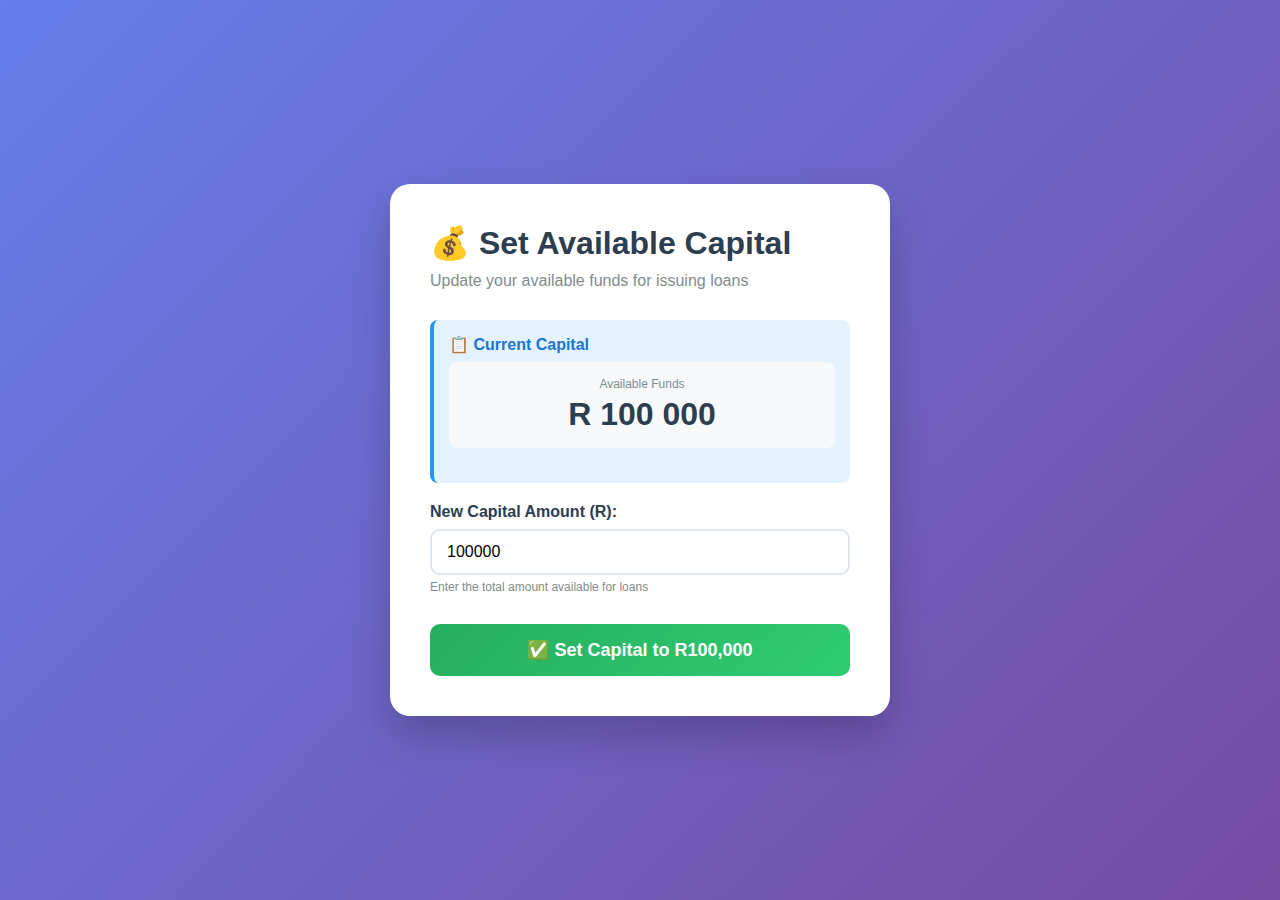
<file: set-capital-helper.html>
<!DOCTYPE html>
<html lang="en">
<head>
    <meta charset="UTF-8">
    <meta name="viewport" content="width=device-width, initial-scale=1.0">
    <title>Set Capital - TBFS Helper</title>
    <style>
        * {
            margin: 0;
            padding: 0;
            box-sizing: border-box;
        }
        
        body {
            font-family: 'Segoe UI', Tahoma, Geneva, Verdana, sans-serif;
            background: linear-gradient(135deg, #667eea 0%, #764ba2 100%);
            min-height: 100vh;
            padding: 20px;
            display: flex;
            align-items: center;
            justify-content: center;
        }
        
        .container {
            background: white;
            border-radius: 20px;
            padding: 40px;
            box-shadow: 0 20px 40px rgba(0, 0, 0, 0.2);
            max-width: 500px;
            width: 100%;
        }
        
        h1 {
            color: #2c3e50;
            margin-bottom: 10px;
        }
        
        .subtitle {
            color: #7f8c8d;
            margin-bottom: 30px;
        }
        
        .form-group {
            margin-bottom: 20px;
        }
        
        label {
            display: block;
            font-weight: 600;
            color: #2c3e50;
            margin-bottom: 8px;
        }
        
        input {
            width: 100%;
            padding: 12px 15px;
            border: 2px solid #e0e6ed;
            border-radius: 10px;
            font-size: 16px;
            transition: all 0.3s ease;
        }
        
        input:focus {
            outline: none;
            border-color: #667eea;
            box-shadow: 0 0 0 3px rgba(102, 126, 234, 0.1);
        }
        
        .btn {
            width: 100%;
            padding: 15px;
            background: linear-gradient(135deg, #667eea 0%, #764ba2 100%);
            color: white;
            border: none;
            border-radius: 10px;
            font-size: 18px;
            font-weight: 600;
            cursor: pointer;
            transition: all 0.3s ease;
            margin-top: 10px;
        }
        
        .btn:hover {
            transform: translateY(-2px);
            box-shadow: 0 10px 25px rgba(102, 126, 234, 0.3);
        }
        
        .btn-success {
            background: linear-gradient(135deg, #27ae60 0%, #2ecc71 100%);
        }
        
        .info-box {
            background: #e3f2fd;
            border-left: 4px solid #2196f3;
            padding: 15px;
            border-radius: 8px;
            margin-bottom: 20px;
        }
        
        .info-box h4 {
            color: #1976d2;
            margin-bottom: 8px;
        }
        
        .current-capital {
            background: #f8f9fa;
            padding: 15px;
            border-radius: 8px;
            margin-bottom: 20px;
            text-align: center;
        }
        
        .current-capital-label {
            font-size: 12px;
            color: #7f8c8d;
            margin-bottom: 5px;
        }
        
        .current-capital-value {
            font-size: 32px;
            font-weight: bold;
            color: #2c3e50;
        }
        
        .success-message {
            background: #d4edda;
            border-left: 4px solid #27ae60;
            padding: 15px;
            border-radius: 8px;
            margin-top: 20px;
            color: #155724;
            display: none;
        }
    </style>
</head>
<body>
    <div class="container">
        <h1>💰 Set Available Capital</h1>
        <p class="subtitle">Update your available funds for issuing loans</p>
        
        <div class="info-box">
            <h4>📋 Current Capital</h4>
            <div class="current-capital">
                <div class="current-capital-label">Available Funds</div>
                <div class="current-capital-value" id="currentCapital">Loading...</div>
            </div>
        </div>
        
        <form id="capitalForm">
            <div class="form-group">
                <label for="newCapital">New Capital Amount (R):</label>
                <input type="number" id="newCapital" min="0" step="1000" value="100000" required>
                <small style="color: #7f8c8d; font-size: 12px; margin-top: 5px; display: block;">Enter the total amount available for loans</small>
            </div>
            
            <button type="submit" class="btn btn-success">✅ Set Capital to R100,000</button>
        </form>
        
        <div class="success-message" id="successMessage">
            ✅ Capital updated successfully! You can now close this page and return to the main app.
        </div>
    </div>
    
    <script src="shared/app-state.js"></script>
    <script>
        // Load current capital
        function loadCurrentCapital() {
            try {
                const state = AppStateManager.load();
                const capital = state.capital || 0;
                document.getElementById('currentCapital').textContent = `R ${capital.toLocaleString('en-ZA')}`;
            } catch (error) {
                console.error('Error loading capital:', error);
                document.getElementById('currentCapital').textContent = 'R 0';
            }
        }
        
        // Set capital
        function setCapital(amount) {
            try {
                const state = AppStateManager.load();
                state.capital = parseFloat(amount);
                AppStateManager.save(state);
                return true;
            } catch (error) {
                console.error('Error setting capital:', error);
                alert('Error setting capital: ' + error.message);
                return false;
            }
        }
        
        // Handle form submit
        document.getElementById('capitalForm').addEventListener('submit', function(e) {
            e.preventDefault();
            
            const newCapital = parseFloat(document.getElementById('newCapital').value);
            
            if (isNaN(newCapital) || newCapital < 0) {
                alert('Please enter a valid amount');
                return;
            }
            
            if (setCapital(newCapital)) {
                document.getElementById('successMessage').style.display = 'block';
                loadCurrentCapital();
                
                // Update the input to show what was set
                document.getElementById('newCapital').value = newCapital;
                
                // Show success message
                setTimeout(() => {
                    alert(`✅ Capital set successfully to R${newCapital.toLocaleString('en-ZA')}!\n\nYou can now issue loans up to this amount.`);
                }, 100);
            }
        });
        
        // Load current capital on page load
        loadCurrentCapital();
    </script>
</body>
</html>
</file>
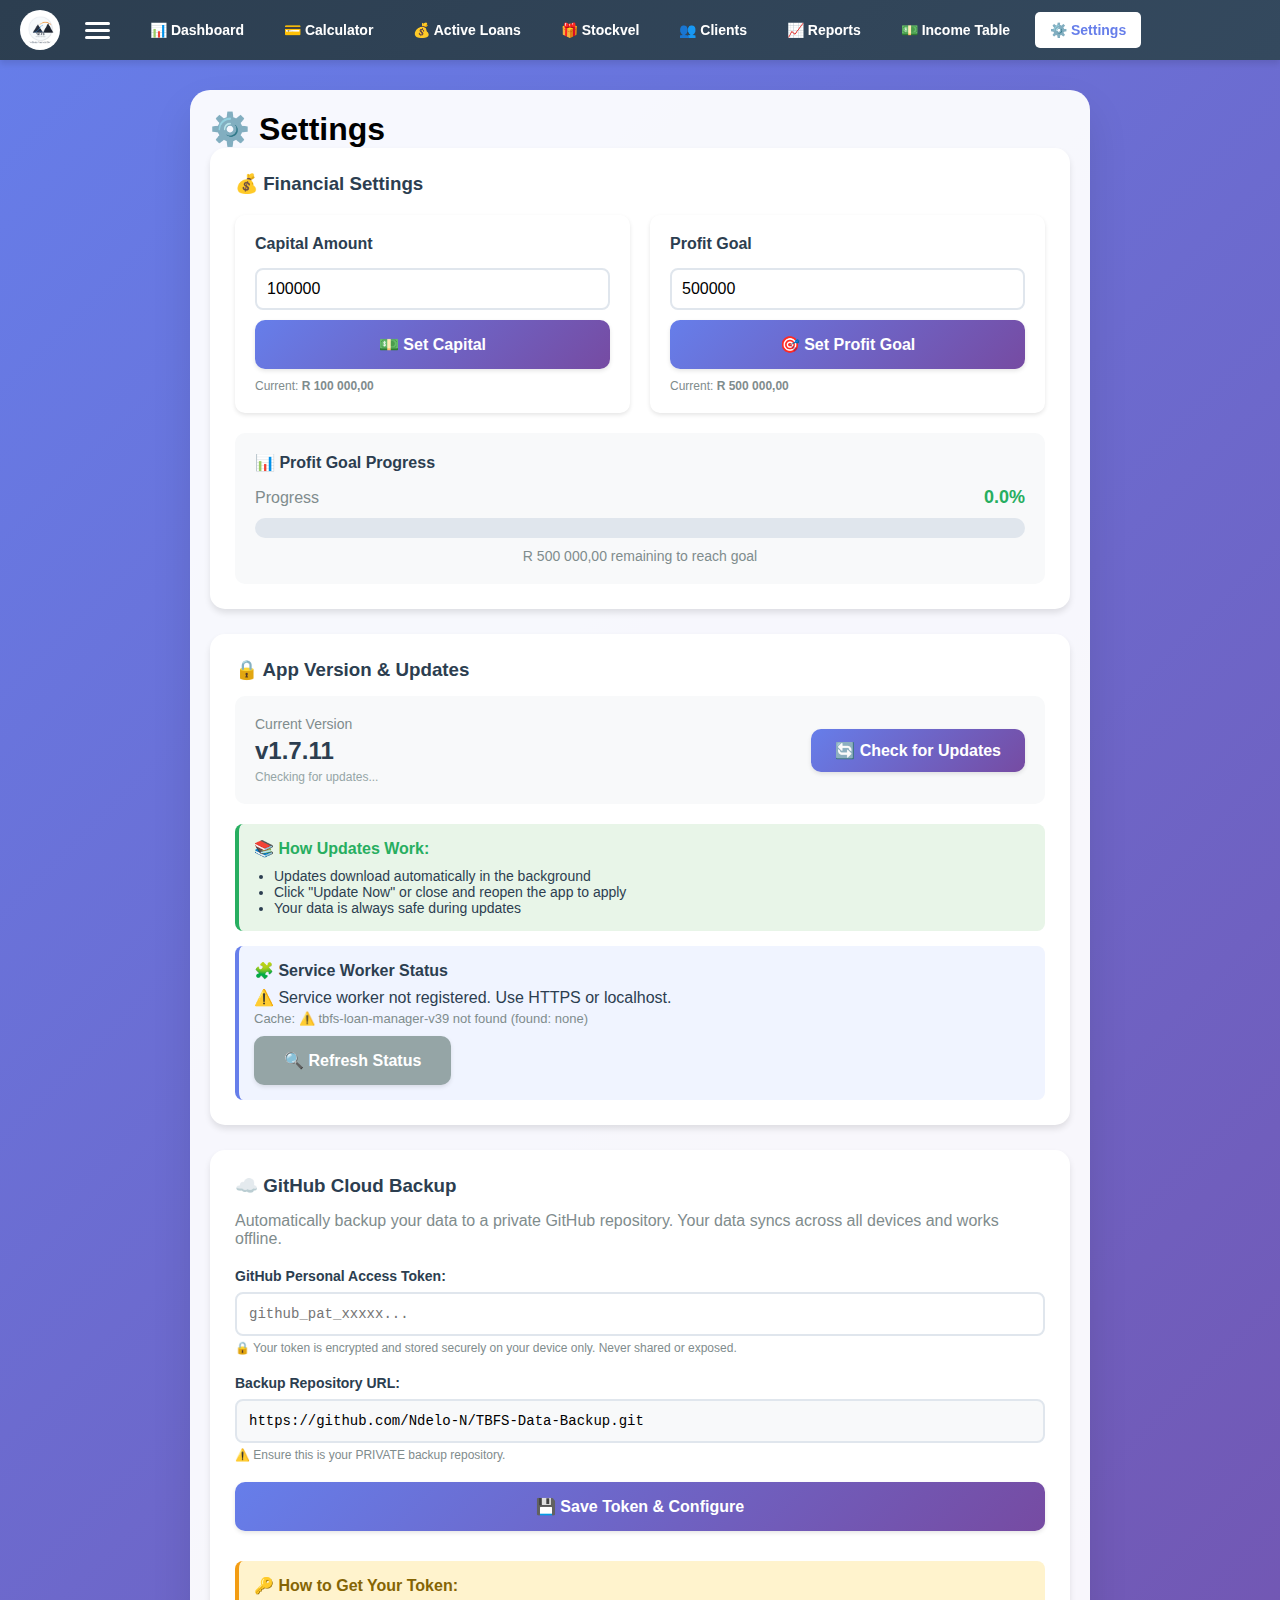
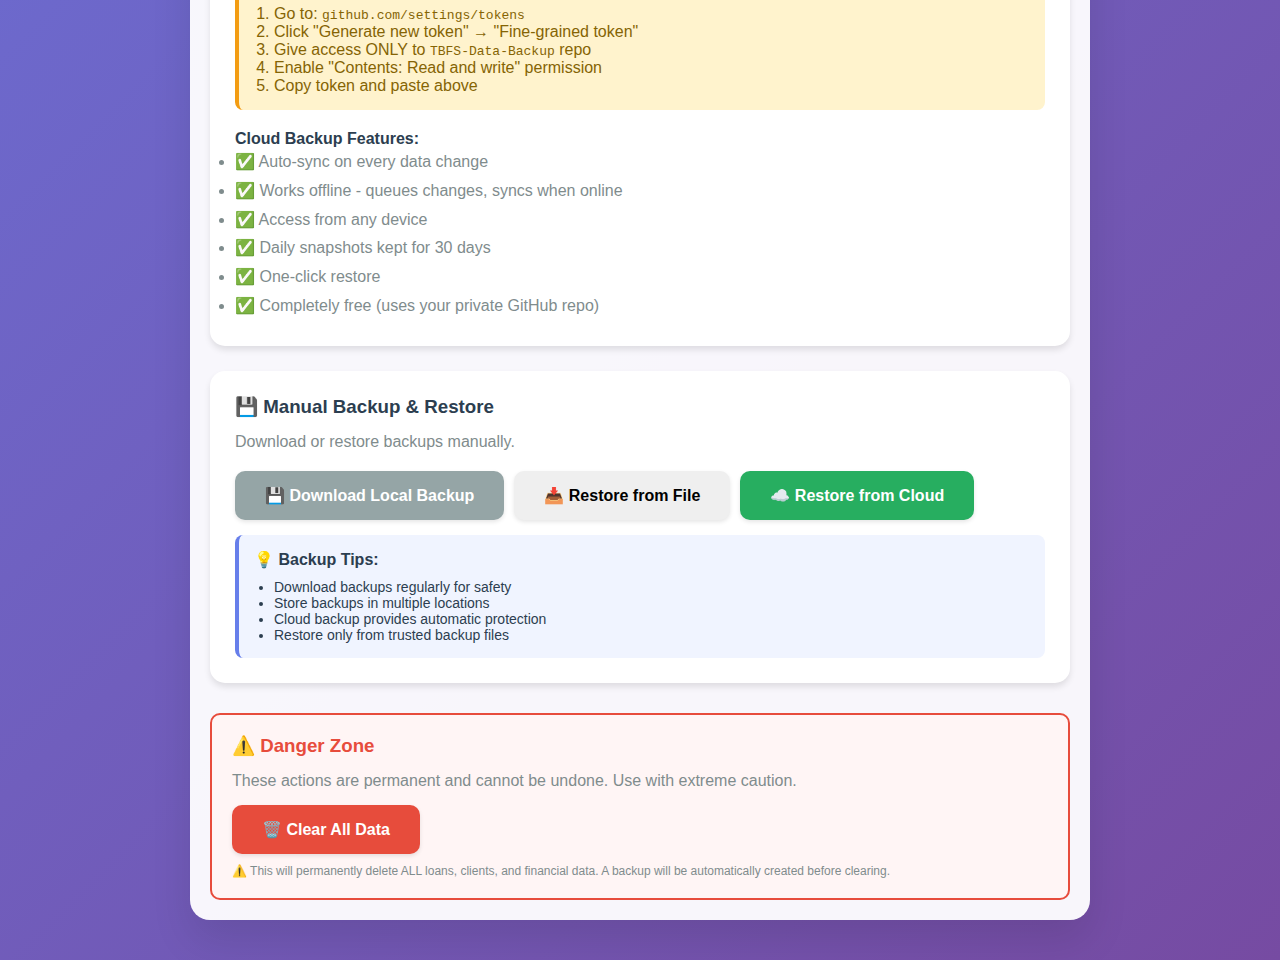
<file: settings.html>
<!DOCTYPE html>
<html lang="en">
<head>
    <meta charset="UTF-8">
    <meta name="viewport" content="width=device-width, initial-scale=1.0">
    <meta name="theme-color" content="#667eea">
    <title>Settings - TBFS</title>
    
    <!-- PWA Meta Tags -->
    <link rel="manifest" href="manifest.json">
    <link rel="apple-touch-icon" href="icons/icon-192x192.png">
    <link rel="icon" type="image/png" sizes="32x32" href="icons/icon-32x32.png">
    
    <!-- Shared Styles -->
    <link rel="stylesheet" href="shared/styles.css">
    
    <!-- Page-Specific Styles -->
    <style>
        .form-section {
            background: white;
            padding: 25px;
            border-radius: 15px;
            box-shadow: 0 4px 6px rgba(0, 0, 0, 0.1);
            margin-bottom: 25px;
        }
        
        .form-group {
            margin-bottom: 20px;
        }
        
        .form-group label {
            display: block;
            margin-bottom: 8px;
            color: #2c3e50;
            font-weight: 600;
            font-size: 14px;
        }
        
        .form-group input[type="text"],
        .form-group input[type="password"],
        .form-group input[type="number"] {
            width: 100%;
            padding: 12px;
            border: 2px solid #e0e6ed;
            border-radius: 8px;
            font-size: 14px;
            transition: border-color 0.3s ease;
        }
        
        .form-group input:focus {
            outline: none;
            border-color: #667eea;
        }
        
        .checkbox-container {
            display: flex;
            align-items: flex-start;
            gap: 10px;
            padding: 15px;
            background: #f8f9fa;
            border-radius: 8px;
            margin-bottom: 15px;
        }
        
        .checkbox-container input[type="checkbox"] {
            margin-top: 3px;
            width: 20px;
            height: 20px;
            cursor: pointer;
        }
        
        .checkbox-container label {
            flex: 1;
            cursor: pointer;
        }
        
        .info-box {
            padding: 15px;
            border-radius: 8px;
            margin-top: 15px;
            border-left: 4px solid;
        }
        
        .info-box.success {
            background: #e8f5e8;
            border-color: #27ae60;
            color: #155724;
        }
        
        .info-box.warning {
            background: #fff3cd;
            border-color: #f39c12;
            color: #856404;
        }
        
        .info-box.info {
            background: #f0f4ff;
            border-color: #667eea;
            color: #2c3e50;
        }
        
        .settings-grid {
            display: grid;
            grid-template-columns: repeat(auto-fit, minmax(300px, 1fr));
            gap: 20px;
            margin-top: 20px;
        }
        
        .setting-card {
            background: white;
            padding: 20px;
            border-radius: 10px;
            box-shadow: 0 2px 4px rgba(0, 0, 0, 0.1);
        }
        
        .setting-card h4 {
            margin: 0 0 15px 0;
            color: #2c3e50;
            font-size: 16px;
        }
        
        .setting-card input {
            width: 100%;
            padding: 10px;
            border: 2px solid #e0e6ed;
            border-radius: 8px;
            font-size: 16px;
            margin-bottom: 10px;
        }
        
        .danger-zone {
            background: #fff5f5;
            border: 2px solid #e74c3c;
            border-radius: 10px;
            padding: 20px;
            margin-top: 30px;
        }
        
        .danger-zone h3 {
            color: #e74c3c;
            margin-bottom: 15px;
        }
    </style>
</head>
<body>
    <!-- Navigation Header -->
    <div id="navigation-header"></div>
    
    <div class="container" style="max-width: 900px; margin: 20px auto; padding: 20px;">
        <h1 class="section-title">⚙️ Settings</h1>
        
        <!-- Capital & Profit Goal Settings -->
        <div class="form-section">
            <h3 style="color: #2c3e50; margin-bottom: 20px;">💰 Financial Settings</h3>
            
            <div class="settings-grid">
                <div class="setting-card">
                    <h4>Capital Amount</h4>
                    <input type="number" id="capitalInput" placeholder="Enter capital amount" min="0" step="0.01">
                    <button class="btn btn-primary" onclick="setCapital()" style="width: 100%;">💵 Set Capital</button>
                    <p style="font-size: 12px; color: #7f8c8d; margin-top: 10px;">
                        Current: <strong id="currentCapital">R0</strong>
                    </p>
                </div>
                
                <div class="setting-card">
                    <h4>Profit Goal</h4>
                    <input type="number" id="profitGoalInput" placeholder="Enter profit goal" min="0" step="0.01">
                    <button class="btn btn-primary" onclick="setProfitGoal()" style="width: 100%;">🎯 Set Profit Goal</button>
                    <p style="font-size: 12px; color: #7f8c8d; margin-top: 10px;">
                        Current: <strong id="currentProfitGoal">R0</strong>
                    </p>
                </div>
            </div>
            
            <!-- Profit Progress Display -->
            <div style="background: #f8f9fa; padding: 20px; border-radius: 10px; margin-top: 20px;">
                <h4 style="color: #2c3e50; margin-bottom: 15px;">📊 Profit Goal Progress</h4>
                <div style="display: flex; justify-content: space-between; align-items: center; margin-bottom: 10px;">
                    <span style="color: #7f8c8d;">Progress</span>
                    <strong id="profitProgressPercent" style="font-size: 18px; color: #27ae60;">0%</strong>
                </div>
                <div style="background: #e0e6ed; border-radius: 10px; height: 20px; overflow: hidden;">
                    <div id="profitProgressBar" style="background: linear-gradient(135deg, #27ae60 0%, #2ecc71 100%); height: 100%; width: 0%; transition: width 0.5s ease;"></div>
                </div>
                <p style="margin: 10px 0 0 0; color: #7f8c8d; font-size: 14px; text-align: center;" id="profitRemaining">Set a profit goal to track progress</p>
            </div>
        </div>
        
        <!-- App Version & Updates Section -->
        <div class="form-section">
            <h3 style="color: #2c3e50; margin-bottom: 15px;">🔒 App Version & Updates</h3>
            <div style="background: #f8f9fa; padding: 20px; border-radius: 10px; margin-bottom: 20px;">
                <div style="display: flex; justify-content: space-between; align-items: center; flex-wrap: wrap; gap: 15px;">
                    <div>
                        <p style="margin: 0; color: #7f8c8d; font-size: 14px;">Current Version</p>
                        <p style="margin: 5px 0 0 0; font-size: 24px; font-weight: bold; color: #2c3e50;" id="currentVersion">v1.7.11</p>
                        <p style="margin: 5px 0 0 0; font-size: 12px; color: #95a5a6;" id="updateStatus">Checking for updates...</p>
                    </div>
                    <button class="btn" onclick="checkForUpdates()" style="background: linear-gradient(135deg, #667eea 0%, #764ba2 100%); color: white; padding: 12px 24px;">
                        🔄 Check for Updates
                    </button>
                </div>
            </div>
            
            <div class="info-box success">
                <strong style="color: #27ae60;">📚 How Updates Work:</strong>
                <ul style="margin: 10px 0 0 20px; color: #2c3e50; font-size: 14px;">
                    <li>Updates download automatically in the background</li>
                    <li>Click "Update Now" or close and reopen the app to apply</li>
                    <li>Your data is always safe during updates</li>
                </ul>
            </div>
            
            <!-- Service Worker Update Button (shown when update available) -->
            <div id="updateBanner" style="display: none; background: #e8f5e8; padding: 15px; border-radius: 8px; border-left: 4px solid #27ae60; margin-top: 15px;">
                <strong style="color: #27ae60;">✅ Update Available!</strong>
                <p style="margin: 10px 0; color: #2c3e50;">A new version is ready. Click below to apply the update.</p>
                <button class="btn" onclick="applyUpdate()" style="background: #27ae60; color: white;">
                    🚀 Update Now
                </button>
            </div>

            <div class="info-box info" style="margin-top: 15px;">
                <strong>🧩 Service Worker Status</strong>
                <p id="swStatus" style="margin: 8px 0 4px 0; color: #2c3e50;">Checking service worker...</p>
                <p id="swCacheStatus" style="margin: 0 0 10px 0; color: #7f8c8d; font-size: 13px;">Cache: unknown</p>
                <button class="btn btn-secondary" onclick="refreshServiceWorkerStatus()">🔍 Refresh Status</button>
            </div>
        </div>
        
        <!-- Cloud Backup Settings -->
        <div class="form-section">
            <h3 style="color: #2c3e50; margin-bottom: 15px;">☁️ GitHub Cloud Backup</h3>
            <p style="color: #7f8c8d; margin-bottom: 20px;">Automatically backup your data to a private GitHub repository. Your data syncs across all devices and works offline.</p>
            
            <!-- Token Configured State -->
            <div id="tokenConfigured" style="display: none;">
                <div style="padding: 15px; border-radius: 10px; margin-bottom: 20px; background: #f0f4ff; border: 2px solid #667eea;">
                    <div style="display: flex; align-items: center; justify-content: space-between; flex-wrap: wrap; gap: 10px;">
                        <div>
                            <strong style="color: #667eea;">✅ GitHub Token Configured</strong>
                            <p style="margin: 5px 0 0 0; font-size: 14px; color: #2c3e50;">
                                You can now restore from cloud
                            </p>
                        </div>
                        <button class="btn btn-danger" onclick="removeToken()">Remove Token</button>
                    </div>
                </div>
                
                <div class="checkbox-container">
                    <input type="checkbox" id="autoBackupToggle" onchange="toggleAutoBackup()">
                    <label for="autoBackupToggle">
                        <strong>Enable Auto-Backup on This Device</strong>
                        <div style="font-size: 12px; color: #7f8c8d; margin-top: 5px;">
                            When enabled, every change automatically syncs to cloud. Leave OFF if this is a secondary device.
                        </div>
                    </label>
                </div>
                
                <div id="autoBackupStatus" style="padding: 15px; border-radius: 10px; margin-bottom: 20px; background: #e8f5e8; border: 2px solid #27ae60; display: none;">
                    <strong style="color: #27ae60;">✅ Auto-Backup Active</strong>
                    <p style="margin: 5px 0 0 0; font-size: 14px; color: #2c3e50;">
                        Last sync: <span id="lastSyncTime">Never</span>
                    </p>
                </div>
            </div>

            <!-- Token Setup Form -->
            <div id="cloudBackupSetup" style="display: block;">
                <div class="form-group">
                    <label for="githubToken">GitHub Personal Access Token:</label>
                    <input type="password" id="githubToken" placeholder="github_pat_xxxxx..." 
                           style="font-family: monospace; font-size: 14px;">
                    <p style="font-size: 12px; color: #7f8c8d; margin-top: 5px;">
                        🔒 Your token is encrypted and stored securely on your device only. Never shared or exposed.
                    </p>
                </div>
                
                <div class="form-group">
                    <label for="backupRepoUrl">Backup Repository URL:</label>
                    <input type="text" id="backupRepoUrl" 
                           value="https://github.com/Ndelo-N/TBFS-Data-Backup.git" readonly
                           style="background: #f8f9fa; font-family: monospace; font-size: 14px;">
                    <p style="font-size: 12px; color: #7f8c8d; margin-top: 5px;">
                        ⚠️ Ensure this is your PRIVATE backup repository.
                    </p>
                </div>

                <button class="btn btn-primary" onclick="saveToken()" style="width: 100%;">
                    💾 Save Token & Configure
                </button>
            </div>

            <div class="info-box warning" style="margin-top: 30px;">
                <strong style="color: #856404;">🔑 How to Get Your Token:</strong>
                <ol style="margin: 10px 0 0 20px; color: #856404;">
                    <li>Go to: <code>github.com/settings/tokens</code></li>
                    <li>Click "Generate new token" → "Fine-grained token"</li>
                    <li>Give access ONLY to <code>TBFS-Data-Backup</code> repo</li>
                    <li>Enable "Contents: Read and write" permission</li>
                    <li>Copy token and paste above</li>
                </ol>
            </div>

            <div style="margin-top: 20px;">
                <h4 style="color: #2c3e50;">Cloud Backup Features:</h4>
                <ul style="color: #7f8c8d; line-height: 1.8;">
                    <li>✅ Auto-sync on every data change</li>
                    <li>✅ Works offline - queues changes, syncs when online</li>
                    <li>✅ Access from any device</li>
                    <li>✅ Daily snapshots kept for 30 days</li>
                    <li>✅ One-click restore</li>
                    <li>✅ Completely free (uses your private GitHub repo)</li>
                </ul>
            </div>
        </div>

        <!-- Manual Backup & Restore -->
        <div class="form-section">
            <h3 style="color: #2c3e50; margin-bottom: 15px;">💾 Manual Backup & Restore</h3>
            <p style="color: #7f8c8d; margin-bottom: 20px;">Download or restore backups manually.</p>
            
            <div style="display: flex; gap: 10px; flex-wrap: wrap;">
                <button class="btn btn-secondary" onclick="backupData()">💾 Download Local Backup</button>
                <button class="btn" onclick="restoreData()">📥 Restore from File</button>
                <button class="btn" style="background: #27ae60; color: white;" onclick="restoreFromCloud()">☁️ Restore from Cloud</button>
            </div>
            
            <div class="info-box info" style="margin-top: 15px;">
                <strong>💡 Backup Tips:</strong>
                <ul style="margin: 10px 0 0 20px; color: #2c3e50; font-size: 14px;">
                    <li>Download backups regularly for safety</li>
                    <li>Store backups in multiple locations</li>
                    <li>Cloud backup provides automatic protection</li>
                    <li>Restore only from trusted backup files</li>
                </ul>
            </div>
        </div>

        <!-- Data Management -->
        <div class="danger-zone">
            <h3>⚠️ Danger Zone</h3>
            <p style="color: #7f8c8d; margin-bottom: 15px;">These actions are permanent and cannot be undone. Use with extreme caution.</p>
            
            <button class="btn btn-danger" onclick="clearAllData()">
                🗑️ Clear All Data
            </button>
            <p style="font-size: 12px; color: #7f8c8d; margin-top: 10px;">
                ⚠️ This will permanently delete ALL loans, clients, and financial data. A backup will be automatically created before clearing.
            </p>
        </div>
    </div>

    <!-- Shared Scripts -->
    <script src="shared/app-state.js"></script>
    <script src="shared/calculations.js"></script>
    <script src="shared/navigation.js"></script>

    <script>
        // App Version
        const APP_VERSION = '1.7.11';
        const CACHE_NAME = 'tbfs-loan-manager-v39';
        
        // Global state
        let AppState = {};
        let updateAvailable = false;
        let waitingServiceWorker = null;
        
        /**
         * Initialize page
         */
        function init() {
            // Load app state
            AppState = AppStateManager.load();
            
            // Initialize navigation
            Navigation.init('settings');
            
            // Initialize cloud backup
            CloudBackup.init();
            
            // Update UI with current values
            updateFinancialSettings();
            
            // Update version display
            document.getElementById('currentVersion').textContent = `v${APP_VERSION}`;
            
            // Check for service worker updates
            checkServiceWorkerUpdate();

            // Update service worker status details
            refreshServiceWorkerStatus();
            
            // Update sync time every minute
            setInterval(() => CloudBackup.updateSyncTime(), 60000);
            
            // Listen for state updates from other tabs
            AppStateManager.onUpdate(() => {
                console.log('State updated from another tab, reloading...');
                AppState = AppStateManager.load();
                updateFinancialSettings();
            });
            
            console.log('✅ Settings page initialized');
        }
        
        /**
         * Update financial settings display
         */
        function updateFinancialSettings() {
            // Update capital display
            const capital = AppState.capital || AppState.deployedCapital || 0;
            document.getElementById('currentCapital').textContent = Calculations.formatCurrency(capital);
            if (document.getElementById('capitalInput')) {
                document.getElementById('capitalInput').value = capital;
            }
            
            // Update profit goal display
            const profitGoal = AppState.profitGoal || 0;
            document.getElementById('currentProfitGoal').textContent = Calculations.formatCurrency(profitGoal);
            if (document.getElementById('profitGoalInput')) {
                document.getElementById('profitGoalInput').value = profitGoal;
            }
            
            // Update profit progress
            const totalProfit = (AppState.totalInterestEarned || 0) + (AppState.totalFeesEarned || 0);
            if (profitGoal > 0) {
                const profitPercentage = Math.min(100, (totalProfit / profitGoal * 100));
                document.getElementById('profitProgressPercent').textContent = `${profitPercentage.toFixed(1)}%`;
                document.getElementById('profitProgressBar').style.width = `${profitPercentage}%`;
                
                const profitRemaining = Math.max(0, profitGoal - totalProfit);
                if (profitRemaining > 0) {
                    document.getElementById('profitRemaining').textContent = 
                        `${Calculations.formatCurrency(profitRemaining)} remaining to reach goal`;
                } else {
                    document.getElementById('profitRemaining').textContent = 
                        `✅ Goal achieved! Exceeded by ${Calculations.formatCurrency(totalProfit - profitGoal)}`;
                    document.getElementById('profitRemaining').style.color = '#27ae60';
                }
            } else {
                document.getElementById('profitProgressPercent').textContent = '0%';
                document.getElementById('profitProgressBar').style.width = '0%';
                document.getElementById('profitRemaining').textContent = 'Set a profit goal to track progress';
            }
        }
        
        /**
         * Set capital amount
         */
        function setCapital() {
            const input = document.getElementById('capitalInput');
            const amount = parseFloat(input.value);
            
            if (isNaN(amount) || amount < 0) {
                alert('❌ Please enter a valid capital amount (must be 0 or greater)');
                return;
            }
            
            if (!confirm(
                `💰 Set Capital Amount\n\n` +
                `Current: ${Calculations.formatCurrency(AppState.capital || 0)}\n` +
                `New: ${Calculations.formatCurrency(amount)}\n\n` +
                `This will update your available capital. Continue?`
            )) {
                return;
            }
            
            AppState.capital = amount;
            AppState.deployedCapital = AppState.deployed || 0; // Ensure compatibility
            
            // Log transaction
            if (!AppState.transactions) AppState.transactions = [];
            AppState.transactions.push({
                type: 'settings_change',
                timestamp: new Date().toISOString(),
                details: {
                    changeType: 'set_capital',
                    oldValue: AppState.capital || 0,
                    newValue: amount
                }
            });
            
            AppStateManager.save(AppState);
            updateFinancialSettings();
            
            alert(`✅ Capital set to ${Calculations.formatCurrency(amount)}`);
        }
        
        /**
         * Set profit goal
         */
        function setProfitGoal() {
            const input = document.getElementById('profitGoalInput');
            const amount = parseFloat(input.value);
            
            if (isNaN(amount) || amount < 0) {
                alert('❌ Please enter a valid profit goal (must be 0 or greater)');
                return;
            }
            
            if (!confirm(
                `🎯 Set Profit Goal\n\n` +
                `Current Goal: ${Calculations.formatCurrency(AppState.profitGoal || 0)}\n` +
                `New Goal: ${Calculations.formatCurrency(amount)}\n\n` +
                `This will update your profit tracking goal. Continue?`
            )) {
                return;
            }
            
            AppState.profitGoal = amount;
            
            // Log transaction
            if (!AppState.transactions) AppState.transactions = [];
            AppState.transactions.push({
                type: 'settings_change',
                timestamp: new Date().toISOString(),
                details: {
                    changeType: 'set_profit_goal',
                    oldValue: AppState.profitGoal || 0,
                    newValue: amount
                }
            });
            
            AppStateManager.save(AppState);
            updateFinancialSettings();
            
            alert(`✅ Profit goal set to ${Calculations.formatCurrency(amount)}`);
        }
        
        /**
         * Check for app updates
         */
        async function checkForUpdates() {
            const button = document.querySelector('[onclick="checkForUpdates()"]');
            if (button) {
                button.disabled = true;
                button.textContent = '🔄 Checking...';
            }
            document.getElementById('updateStatus').textContent = 'Checking for updates...';
            document.getElementById('updateStatus').style.color = '#7f8c8d';
            
            try {
                // Fetch the deployed settings.html from GitHub Pages with cache-busting
                // (settings.html has the most up-to-date version number)
                const response = await fetch(`https://ndelo-n.github.io/TBFS-Connected/settings.html?t=${Date.now()}`, {
                    cache: 'no-cache',
                    headers: {
                        'Cache-Control': 'no-cache, no-store, must-revalidate',
                        'Pragma': 'no-cache'
                    }
                });
                
                if (!response.ok) {
                    throw new Error('Failed to fetch latest version');
                }
                
                const html = await response.text();
                
                // Extract version number from the deployed HTML
                const versionMatch = html.match(/const APP_VERSION = ['"]([^'"]+)['"]/);
                
                if (versionMatch && versionMatch[1]) {
                    const remoteVersion = versionMatch[1];
                    const currentVersion = APP_VERSION;
                    
                    console.log(`Current: ${currentVersion}, Remote: ${remoteVersion}`);
                    
                    if (remoteVersion !== currentVersion) {
                        // Version mismatch - update available
                        updateAvailable = true;
                        document.getElementById('updateStatus').textContent = 
                            `🆕 Update available! v${currentVersion} → v${remoteVersion}`;
                        document.getElementById('updateStatus').style.color = '#27ae60';
                        showUpdateBanner();
                        
                        // Also trigger service worker update to fetch new files
                        if ('serviceWorker' in navigator) {
                            const registration = await navigator.serviceWorker.getRegistration();
                            if (registration) {
                                registration.update();
                            }
                        }
                    } else {
                        // Versions match - no update needed
                        document.getElementById('updateStatus').textContent = '✅ You are running the latest version';
                        document.getElementById('updateStatus').style.color = '#27ae60';
                    }
                } else {
                    throw new Error('Could not determine remote version');
                }
            } catch (error) {
                console.error('Update check failed:', error);
                document.getElementById('updateStatus').textContent = 
                    '⚠️ Could not check for updates. Check your internet connection.';
                document.getElementById('updateStatus').style.color = '#e74c3c';
            } finally {
                if (button) {
                    button.disabled = false;
                    button.textContent = '🔄 Check for Updates';
                }
            }
        }
        
        /**
         * Check for service worker update
         */
        async function checkServiceWorkerUpdate() {
            if ('serviceWorker' in navigator) {
                try {
                    const registration = await navigator.serviceWorker.getRegistration();
                    if (registration) {
                        registration.addEventListener('updatefound', () => {
                            const newWorker = registration.installing;
                            if (newWorker) {
                                newWorker.addEventListener('statechange', () => {
                                    if (newWorker.state === 'installed' && navigator.serviceWorker.controller) {
                                        // New service worker available
                                        waitingServiceWorker = newWorker;
                                        showUpdateBanner();
                                    }
                                });
                            }
                        });
                        
                        // Check for updates
                        await registration.update();
                    }
                } catch (error) {
                    console.error('Service worker check failed:', error);
                }
            }
        }

        /**
         * Refresh service worker status and cache visibility
         */
        async function refreshServiceWorkerStatus() {
            const statusEl = document.getElementById('swStatus');
            const cacheEl = document.getElementById('swCacheStatus');

            if (!statusEl || !cacheEl) return;

            if (!('serviceWorker' in navigator)) {
                statusEl.textContent = '❌ Service worker not supported in this browser.';
                cacheEl.textContent = 'Cache: unsupported';
                return;
            }

            try {
                const registration = await navigator.serviceWorker.getRegistration();
                if (!registration) {
                    statusEl.textContent = '⚠️ Service worker not registered. Use HTTPS or localhost.';
                } else {
                    const state = registration.active?.state || registration.waiting?.state || registration.installing?.state || 'unknown';
                    const scope = registration.scope || 'unknown';
                    const hasController = navigator.serviceWorker.controller ? 'Yes' : 'No';
                    statusEl.textContent = `✅ Registered (state: ${state}, controller: ${hasController}, scope: ${scope})`;
                }

                if ('caches' in window) {
                    const keys = await caches.keys();
                    const hasExpected = keys.includes(CACHE_NAME);
                    cacheEl.textContent = hasExpected
                        ? `Cache: ✅ ${CACHE_NAME}`
                        : `Cache: ⚠️ ${CACHE_NAME} not found (found: ${keys.join(', ') || 'none'})`;
                } else {
                    cacheEl.textContent = 'Cache: unsupported';
                }
            } catch (error) {
                console.error('Service worker status check failed:', error);
                statusEl.textContent = '⚠️ Unable to read service worker status.';
                cacheEl.textContent = 'Cache: unknown';
            }
        }
        
        /**
         * Show update banner
         */
        function showUpdateBanner() {
            document.getElementById('updateBanner').style.display = 'block';
        }
        
        /**
         * Apply service worker update
         */
        async function applyUpdate() {
            if (waitingServiceWorker) {
                // Tell the waiting service worker to skip waiting and activate
                waitingServiceWorker.postMessage({ type: 'SKIP_WAITING' });
                
                // Reload the page
                window.location.reload();
            } else if ('serviceWorker' in navigator) {
                // Try to get the registration and skip waiting
                try {
                    const registration = await navigator.serviceWorker.getRegistration();
                    if (registration && registration.waiting) {
                        registration.waiting.postMessage({ type: 'SKIP_WAITING' });
                        window.location.reload();
                    } else {
                        // Fallback: just reload
                        window.location.reload();
                    }
                } catch (error) {
                    console.error('Error posting message to service worker:', error);
                    window.location.reload();
                }
            } else {
                // Fallback: just reload
                window.location.reload();
            }
        }
        
        /**
         * Cloud Backup System
         */
        const CloudBackup = {
            autoBackupEnabled: false,
            token: null,
            repoOwner: 'Ndelo-N',
            repoName: 'TBFS-Data-Backup',
            
            init() {
                // Check if token is configured
                const encryptedToken = localStorage.getItem('githubBackupToken');
                if (encryptedToken) {
                    this.token = this.decrypt(encryptedToken);
                }
                
                // Check if auto-backup is enabled
                const autoBackupSetting = localStorage.getItem('autoBackupEnabled');
                this.autoBackupEnabled = (autoBackupSetting === 'true');
                
                this.updateUI();
                
                if (this.autoBackupEnabled) {
                    this.updateSyncTime();
                }
                
                // Setup online/offline listeners
                window.addEventListener('online', () => this.syncPendingBackups());
            },
            
            hasToken() {
                return this.token !== null && this.token.length > 0;
            },
            
            encrypt(text) {
                // Simple Base64 encoding (for basic obfuscation)
                return btoa(unescape(encodeURIComponent(text)));
            },
            
            decrypt(encoded) {
                return decodeURIComponent(escape(atob(encoded)));
            },
            
            updateUI() {
                if (this.hasToken()) {
                    document.getElementById('tokenConfigured').style.display = 'block';
                    document.getElementById('cloudBackupSetup').style.display = 'none';
                    
                    // Update toggle checkbox
                    const toggle = document.getElementById('autoBackupToggle');
                    if (toggle) {
                        toggle.checked = this.autoBackupEnabled;
                    }
                    
                    // Show/hide auto-backup status
                    if (this.autoBackupEnabled) {
                        document.getElementById('autoBackupStatus').style.display = 'block';
                    } else {
                        document.getElementById('autoBackupStatus').style.display = 'none';
                    }
                } else {
                    document.getElementById('tokenConfigured').style.display = 'none';
                    document.getElementById('cloudBackupSetup').style.display = 'block';
                }
            },
            
            updateSyncTime() {
                const lastSync = localStorage.getItem('lastCloudSync');
                if (lastSync) {
                    const date = new Date(lastSync);
                    const now = new Date();
                    const diffMinutes = Math.floor((now - date) / 60000);
                    
                    let timeText;
                    if (diffMinutes < 1) {
                        timeText = 'Just now';
                    } else if (diffMinutes < 60) {
                        timeText = `${diffMinutes} minute${diffMinutes > 1 ? 's' : ''} ago`;
                    } else {
                        const hours = Math.floor(diffMinutes / 60);
                        timeText = `${hours} hour${hours > 1 ? 's' : ''} ago`;
                    }
                    
                    const syncTimeElement = document.getElementById('lastSyncTime');
                    if (syncTimeElement) {
                        syncTimeElement.textContent = timeText;
                    }
                }
            },
            
            async backup() {
                if (!this.autoBackupEnabled || !this.hasToken()) {
                    return; // Auto-backup not enabled, skip
                }
                
                if (!navigator.onLine) {
                    // Queue for later if offline
                    localStorage.setItem('pendingCloudBackup', 'true');
                    console.log('Offline: Backup queued for when online');
                    return;
                }
                
                const data = {
                    capital: AppState.capital || AppState.deployedCapital || 0,
                    deployed: AppState.deployed || AppState.deployedCapital || 0,
                    totalInterestEarned: AppState.totalInterestEarned || 0,
                    totalFeesEarned: AppState.totalFeesEarned || 0,
                    profitGoal: AppState.profitGoal || 0,
                    clients: AppState.clients || [],
                    loans: AppState.loans || [],
                    transactionHistory: AppState.transactions || [],
                    nextAccountNumber: AppState.nextAccountNumber || 2025001,
                    stockvelMembers: AppState.stockvelMembers || [],
                    stockvelReceipts: AppState.stockvelReceipts || [],
                    nextMemberNumber: AppState.nextMemberNumber || 1001,
                    timestamp: new Date().toISOString()
                };
                
                try {
                    // Upload latest.json
                    await this.uploadToGitHub('latest.json', data);
                    
                    // Also create daily snapshot
                    const dateStr = new Date().toISOString().split('T')[0];
                    await this.uploadToGitHub(`daily/${dateStr}.json`, data);
                    
                    localStorage.setItem('lastCloudSync', new Date().toISOString());
                    localStorage.removeItem('pendingCloudBackup');
                    this.updateSyncTime();
                    
                    console.log('✅ Cloud backup successful');
                } catch (error) {
                    console.error('Cloud backup failed:', error);
                    localStorage.setItem('pendingCloudBackup', 'true');
                }
            },
            
            async uploadToGitHub(path, data) {
                const content = btoa(unescape(encodeURIComponent(JSON.stringify(data, null, 2))));
                const url = `https://api.github.com/repos/${this.repoOwner}/${this.repoName}/contents/${path}`;
                
                // Check if file exists to get SHA
                let sha = null;
                try {
                    const getResponse = await fetch(url, {
                        headers: {
                            'Authorization': `Bearer ${this.token}`,
                            'Accept': 'application/vnd.github.v3+json'
                        }
                    });
                    if (getResponse.ok) {
                        const fileData = await getResponse.json();
                        sha = fileData.sha;
                    }
                } catch (e) {
                    // File doesn't exist, that's okay
                }
                
                // Create or update file
                const response = await fetch(url, {
                    method: 'PUT',
                    headers: {
                        'Authorization': `Bearer ${this.token}`,
                        'Accept': 'application/vnd.github.v3+json',
                        'Content-Type': 'application/json'
                    },
                    body: JSON.stringify({
                        message: `Backup: ${new Date().toISOString()}`,
                        content: content,
                        sha: sha
                    })
                });
                
                if (!response.ok) {
                    throw new Error(`GitHub API error: ${response.statusText}`);
                }
            },
            
            async syncPendingBackups() {
                const hasPending = localStorage.getItem('pendingCloudBackup');
                if (hasPending && this.autoBackupEnabled && this.hasToken()) {
                    console.log('🔄 Syncing pending backup...');
                    await this.backup();
                    alert('✅ Pending backup synced to cloud!');
                }
            },
            
            async restore() {
                if (!this.hasToken()) {
                    alert('Please configure your GitHub token first in Settings');
                    return;
                }
                
                try {
                    const url = `https://api.github.com/repos/${this.repoOwner}/${this.repoName}/contents/latest.json`;
                    const response = await fetch(url, {
                        headers: {
                            'Authorization': `Bearer ${this.token}`,
                            'Accept': 'application/vnd.github.v3+json'
                        }
                    });
                    
                    if (!response.ok) {
                        // Handle different error types with specific messages
                        if (response.status === 404) {
                            // No backup file exists yet - this is not an error, just information
                            alert('📦 No cloud backup found yet.\n\n' +
                                  '💡 To create your first backup:\n' +
                                  '1. Enable "Auto-Backup" in Settings, or\n' +
                                  '2. Make any change (add/edit a loan) to trigger automatic backup, or\n' +
                                  '3. Use "Download Local Backup" to save locally first\n\n' +
                                  'Once created, your backup will sync across all devices!');
                            return;
                        } else if (response.status === 401) {
                            throw new Error('Authentication failed. Please check your GitHub token in Settings.');
                        } else if (response.status === 403) {
                            throw new Error('Access denied. Please verify your token has "Contents: Read and write" permission for the backup repository.');
                        } else {
                            throw new Error(`Unable to access cloud backup (Error ${response.status}). Please check your internet connection and try again.`);
                        }
                    }
                    
                    const fileData = await response.json();
                    const content = decodeURIComponent(escape(atob(fileData.content)));
                    const data = JSON.parse(content);
                    
                    // Restore data using AppStateManager
                    AppStateManager.save(data);
                    alert('✅ Data restored from cloud successfully!\n\nReloading app to display restored data...');
                    
                    // Reload page to refresh all views
                    setTimeout(() => {
                        location.reload();
                    }, 500);
                } catch (error) {
                    // Only show error for actual errors (not 404 which we handled above)
                    alert('❌ Failed to restore from cloud: ' + error.message);
                }
            }
        };
        
        /**
         * Save GitHub token
         */
        function saveToken() {
            const token = document.getElementById('githubToken').value.trim();
            
            if (!token) {
                alert('Please enter your GitHub token');
                return;
            }
            
            if (!token.startsWith('github_pat_') && !token.startsWith('ghp_')) {
                alert('Invalid token format. Token should start with "github_pat_" or "ghp_"');
                return;
            }
            
            // Encrypt and store token
            const encrypted = CloudBackup.encrypt(token);
            localStorage.setItem('githubBackupToken', encrypted);
            
            CloudBackup.token = token;
            CloudBackup.updateUI();
            
            // Clear token input
            document.getElementById('githubToken').value = '';
            
            alert('✅ Token saved! You can now restore from cloud.\n\n💡 Tip: Check the "Enable Auto-Backup" box if you want this device to automatically sync changes to cloud.');
        }
        
        /**
         * Remove GitHub token
         */
        function removeToken() {
            if (confirm('Remove GitHub token? You won\'t be able to backup or restore from cloud until you add it again.')) {
                localStorage.removeItem('githubBackupToken');
                localStorage.removeItem('autoBackupEnabled');
                localStorage.removeItem('lastCloudSync');
                CloudBackup.token = null;
                CloudBackup.autoBackupEnabled = false;
                CloudBackup.updateUI();
                alert('Token removed');
            }
        }
        
        /**
         * Toggle auto-backup
         */
        function toggleAutoBackup() {
            const isChecked = document.getElementById('autoBackupToggle').checked;
            
            if (isChecked) {
                // Enabling auto-backup
                CloudBackup.autoBackupEnabled = true;
                localStorage.setItem('autoBackupEnabled', 'true');
                CloudBackup.updateUI();
                
                // Perform initial backup
                CloudBackup.backup();
                
                alert('✅ Auto-backup enabled! Every change will now sync to cloud automatically.');
            } else {
                // Disabling auto-backup
                if (confirm('Disable auto-backup on this device? You can still restore from cloud anytime.')) {
                    CloudBackup.autoBackupEnabled = false;
                    localStorage.setItem('autoBackupEnabled', 'false');
                    CloudBackup.updateUI();
                    alert('Auto-backup disabled. You can still restore from cloud anytime.');
                } else {
                    // User cancelled, re-check the box
                    document.getElementById('autoBackupToggle').checked = true;
                }
            }
        }
        
        /**
         * Restore from cloud
         */
        async function restoreFromCloud() {
            if (!CloudBackup.hasToken()) {
                alert('Please configure your GitHub token first in Settings');
                return;
            }
            
            if (confirm('This will restore data from your cloud backup and overwrite local data. Continue?')) {
                await CloudBackup.restore();
            }
        }
        
        /**
         * Backup data to local file
         */
        function backupData() {
            // Get state from AppStateManager
            const state = AppStateManager.load();
            const data = JSON.stringify(state, null, 2);
            
            if (!data || data === '{}') {
                alert('No data to backup');
                return;
            }
            
            const blob = new Blob([data], { type: 'application/json' });
            const url = URL.createObjectURL(blob);
            const a = document.createElement('a');
            a.href = url;
            a.download = `TBFS_Backup_${new Date().toISOString().split('T')[0]}.json`;
            document.body.appendChild(a);
            a.click();
            document.body.removeChild(a);
            URL.revokeObjectURL(url);
            
            alert('✅ Data backup downloaded successfully!');
        }
        
        /**
         * Restore data from local file
         */
        function restoreData() {
            const input = document.createElement('input');
            input.type = 'file';
            input.accept = '.json';
            input.onchange = function(e) {
                const file = e.target.files[0];
                if (!file) return;
                
                const reader = new FileReader();
                reader.onload = function(e) {
                    try {
                        const data = JSON.parse(e.target.result);
                        
                        // Validate data structure
                        if (!data || typeof data !== 'object') {
                            throw new Error('Invalid backup file format');
                        }
                        
                        // Restore using AppStateManager
                        AppStateManager.save(data);
                        
                        alert('✅ Data restored successfully!\n\nReloading app to display restored data...');
                        
                        // Reload page to refresh all views
                        setTimeout(() => {
                            location.reload();
                        }, 500);
                    } catch (error) {
                        alert('❌ Invalid backup file. Please select a valid TBFS backup file.\n\nError: ' + error.message);
                    }
                };
                reader.readAsText(file);
            };
            input.click();
        }
        
        /**
         * Clear all data
         */
        function clearAllData() {
            if (!confirm('⚠️ This will permanently delete ALL data. Are you sure?\n\n' +
                        'This includes:\n' +
                        '• All loans\n' +
                        '• All clients\n' +
                        '• All stockvel members\n' +
                        '• All financial data\n' +
                        '• All transaction history\n\n' +
                        'A backup will be automatically created before clearing.')) {
                return;
            }
            
            // Auto-backup before clearing
            console.log('🔄 Auto-backup before clearing all data...');
            backupData();
            
            setTimeout(() => {
                // Clear localStorage
                localStorage.removeItem(AppStateManager.STORAGE_KEY);
                localStorage.removeItem('githubBackupToken');
                localStorage.removeItem('autoBackupEnabled');
                localStorage.removeItem('lastCloudSync');
                localStorage.removeItem('pendingCloudBackup');
                
                // Reset to default state
                AppState = AppStateManager.getDefaultState();
                AppStateManager.save(AppState);
                
                alert('✅ All data cleared successfully.\n\n🔄 A backup was automatically saved before clearing.\n\nReloading app...');
                
                // Reload page
                setTimeout(() => {
                    location.reload();
                }, 500);
            }, 500); // Small delay to ensure backup completes
        }
        
        // Hook into AppStateManager.save to trigger cloud backup
        const originalSave = AppStateManager.save;
        AppStateManager.save = function(state) {
            originalSave.call(this, state);
            // Trigger cloud backup after saving locally (only if auto-backup enabled)
            if (CloudBackup.autoBackupEnabled && CloudBackup.hasToken()) {
                // Update AppState reference
                AppState = state;
                CloudBackup.backup();
            }
        };
        
        // Initialize on page load
        document.addEventListener('DOMContentLoaded', init);
    </script>
</body>
</html>
</file>
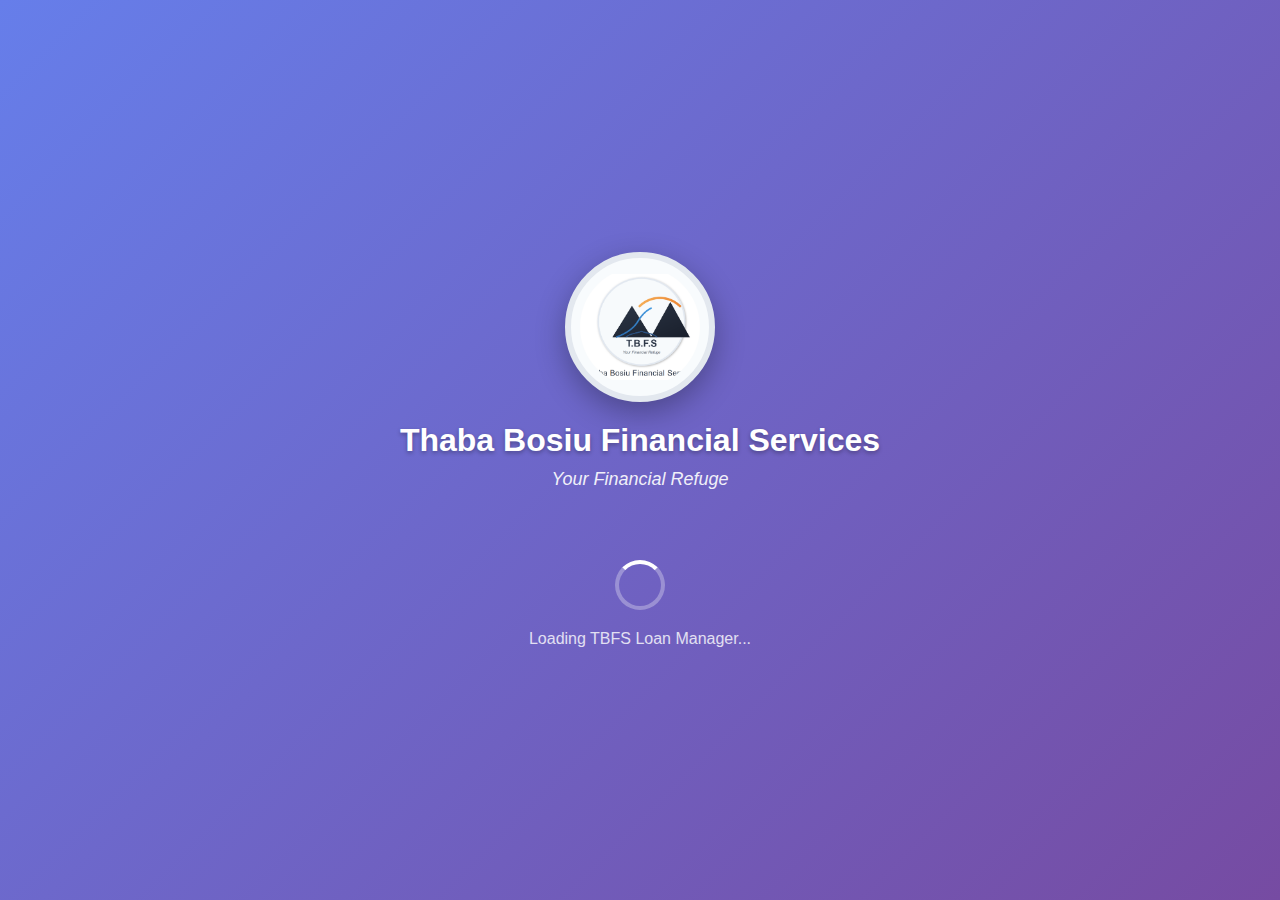
<file: splash.html>
<!DOCTYPE html>
<html lang="en">
<head>
    <meta charset="UTF-8">
    <meta name="viewport" content="width=device-width, initial-scale=1.0">
    <title>TBFS Loading</title>
    <style>
        * {
            margin: 0;
            padding: 0;
            box-sizing: border-box;
        }
        
        body {
            background: linear-gradient(135deg, #667eea 0%, #764ba2 100%);
            height: 100vh;
            display: flex;
            flex-direction: column;
            align-items: center;
            justify-content: center;
            font-family: 'Segoe UI', Tahoma, Geneva, Verdana, sans-serif;
            color: white;
        }
        
        .logo-container {
            text-align: center;
            margin-bottom: 30px;
        }
        
        .logo {
            width: 150px;
            height: 150px;
            border-radius: 50%;
            background: #f8fbfd;
            border: 6px solid #e3e8ef;
            display: flex;
            align-items: center;
            justify-content: center;
            margin: 0 auto 20px;
            box-shadow: 0 10px 30px rgba(0, 0, 0, 0.3);
        }
        
        .logo img {
            width: 120px;
            height: 120px;
            border-radius: 50%;
            object-fit: contain;
        }
        
        .fallback-logo {
            width: 120px;
            height: 120px;
            background: linear-gradient(135deg, #667eea 0%, #764ba2 100%);
            border-radius: 50%;
            display: flex;
            align-items: center;
            justify-content: center;
            color: white;
            font-size: 28px;
            font-weight: bold;
        }
        
        .company-name {
            font-size: 32px;
            font-weight: bold;
            margin-bottom: 10px;
            text-shadow: 0 2px 4px rgba(0, 0, 0, 0.3);
        }
        
        .tagline {
            font-size: 18px;
            opacity: 0.9;
            font-style: italic;
            margin-bottom: 40px;
        }
        
        .loading-spinner {
            width: 50px;
            height: 50px;
            border: 4px solid rgba(255, 255, 255, 0.3);
            border-top: 4px solid white;
            border-radius: 50%;
            animation: spin 1s linear infinite;
        }
        
        @keyframes spin {
            0% { transform: rotate(0deg); }
            100% { transform: rotate(360deg); }
        }
        
        .loading-text {
            margin-top: 20px;
            font-size: 16px;
            opacity: 0.8;
        }
        
        /* Hide fallback logo initially */
        .fallback-logo {
            display: none;
        }
    </style>
</head>
<body>
    <div class="logo-container">
        <div class="logo">
            <img src="./TBFS_Logo.png" 
                 alt="TBFS Logo" 
                 onerror="this.style.display='none'; this.nextElementSibling.style.display='flex';" />
            <div class="fallback-logo">TBFS</div>
        </div>
        <div class="company-name">Thaba Bosiu Financial Services</div>
        <div class="tagline">Your Financial Refuge</div>
    </div>
    
    <div class="loading-spinner"></div>
    <div class="loading-text">Loading TBFS Loan Manager...</div>
    
    <script>
        // Auto-redirect to main app after 2 seconds
        setTimeout(() => {
            window.location.href = './loan-calculator-enhanced.html';
        }, 2000);
    </script>
</body>
</html>
</file>
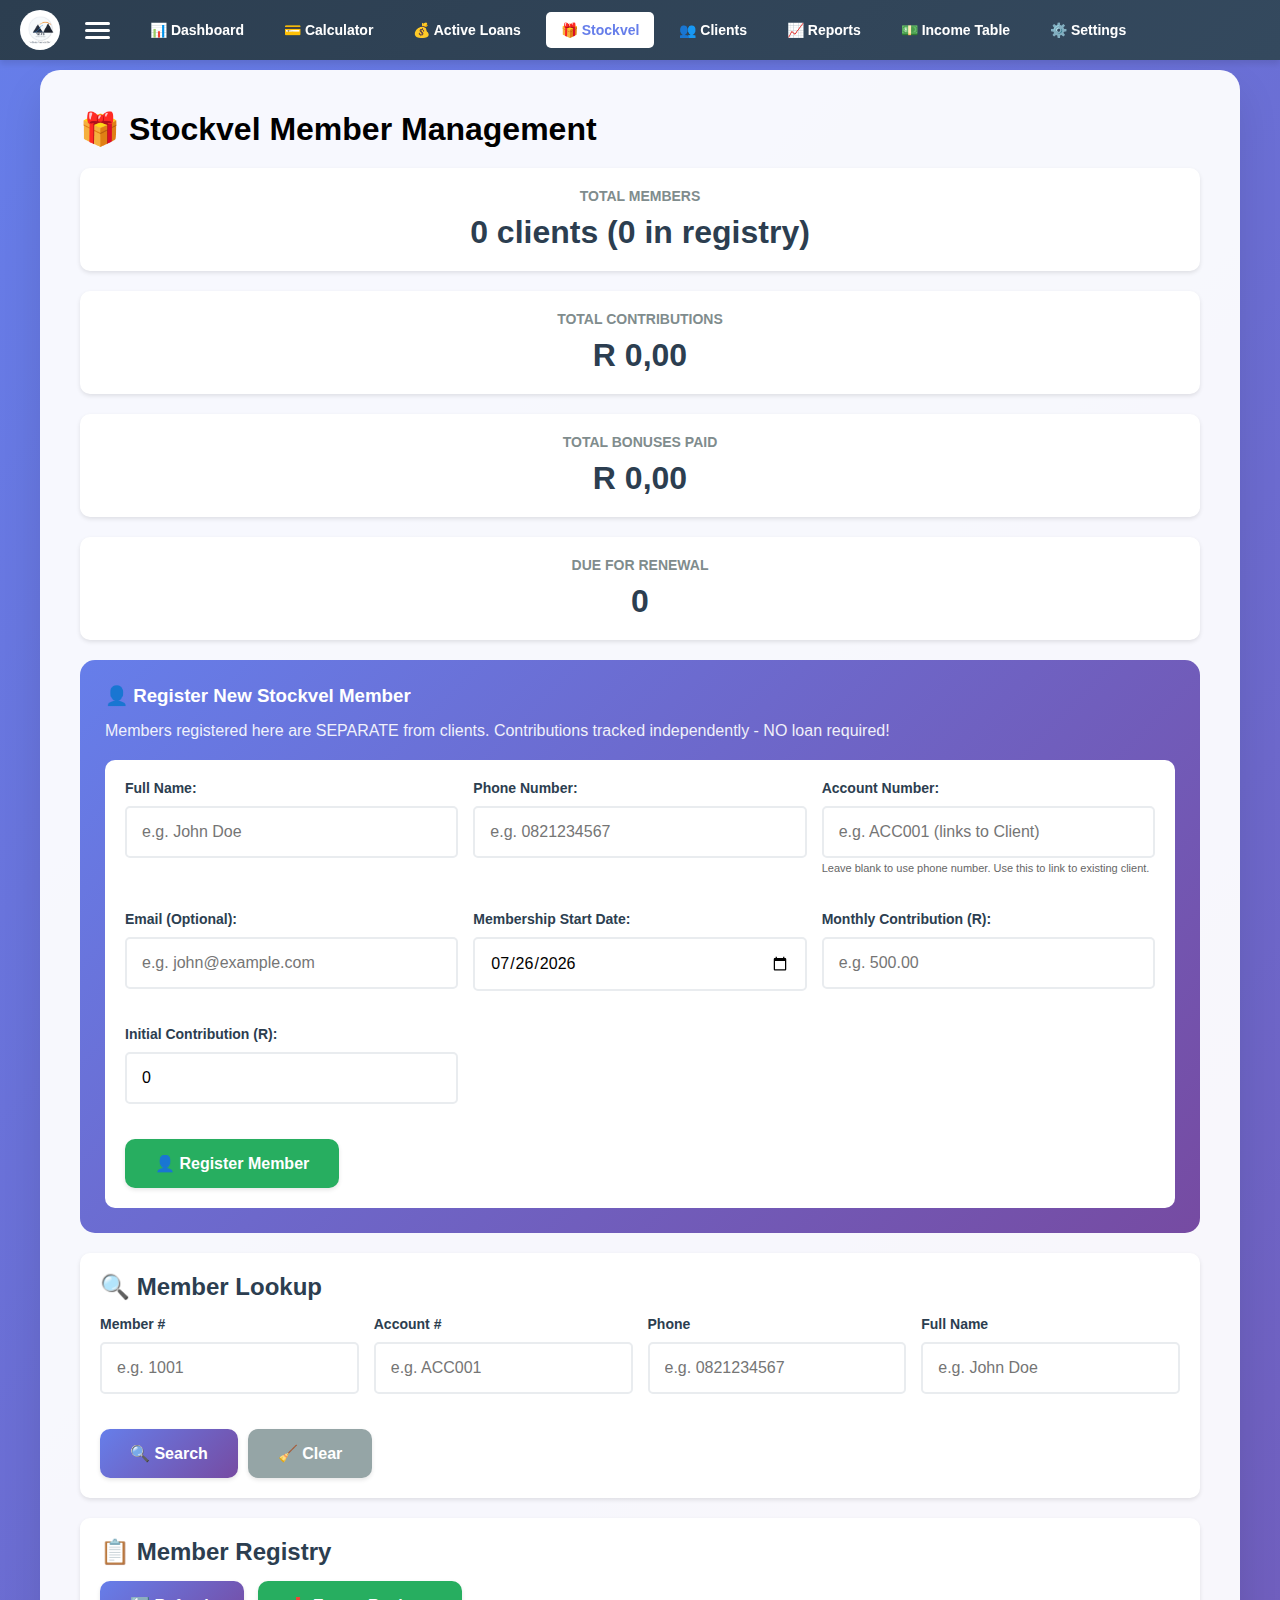
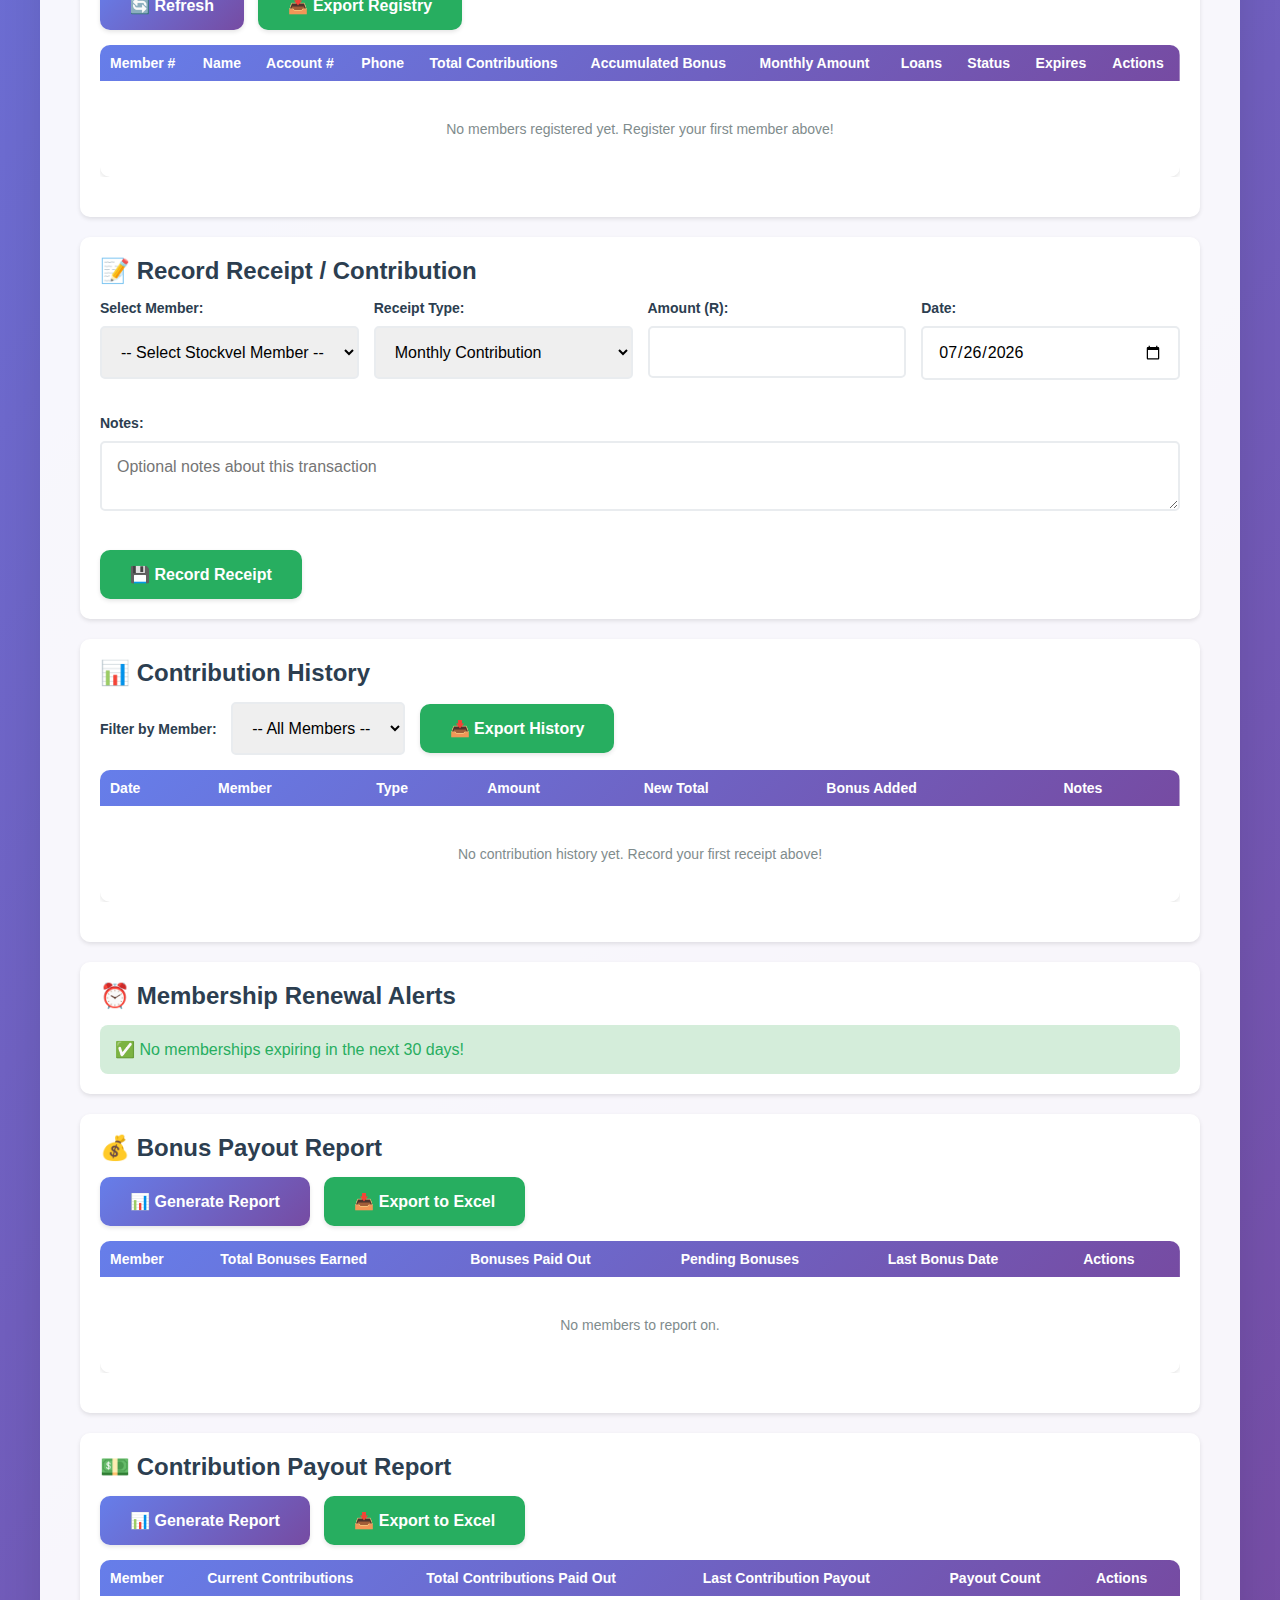
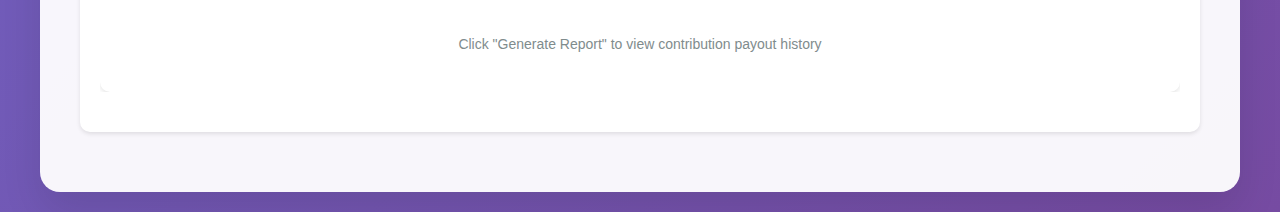
<file: stockvel.html>
<!DOCTYPE html>
<html lang="en">
<head>
    <meta charset="UTF-8">
    <meta name="viewport" content="width=device-width, initial-scale=1.0">
    <meta name="theme-color" content="#667eea">
    <title>Stockvel Members - TBFS</title>
    
    <!-- PWA Meta Tags -->
    <link rel="manifest" href="manifest.json">
    <link rel="apple-touch-icon" href="icons/icon-192x192.png">
    <link rel="icon" type="image/png" sizes="32x32" href="icons/icon-32x32.png">
    
    <!-- Shared Styles -->
    <link rel="stylesheet" href="shared/styles.css">
    
    <!-- Page-Specific Styles -->
    <style>
        .form-grid {
            display: grid;
            grid-template-columns: repeat(auto-fit, minmax(250px, 1fr));
            gap: 15px;
        }
        
        .section-card {
            background: linear-gradient(135deg, #667eea 0%, #764ba2 100%);
            color: white;
            padding: 25px;
            border-radius: 15px;
            margin-bottom: 20px;
        }
        
        .section-card h3 {
            color: white;
            margin-bottom: 15px;
        }
        
        .section-card p {
            opacity: 0.9;
            margin-bottom: 20px;
        }
        
        .form-container {
            background: white;
            padding: 20px;
            border-radius: 10px;
            color: #2c3e50;
        }
        
        .status-badge-expired {
            background: #e74c3c;
            color: white;
            padding: 4px 8px;
            border-radius: 4px;
            font-size: 12px;
            font-weight: 600;
        }
        
        .status-badge-urgent {
            background: #e67e22;
            color: white;
            padding: 4px 8px;
            border-radius: 4px;
            font-size: 12px;
            font-weight: 600;
        }
        
        .status-badge-soon {
            background: #f39c12;
            color: white;
            padding: 4px 8px;
            border-radius: 4px;
            font-size: 12px;
            font-weight: 600;
        }
        
        .status-badge-active {
            background: #27ae60;
            color: white;
            padding: 4px 8px;
            border-radius: 4px;
            font-size: 12px;
            font-weight: 600;
        }
        
        .member-info-panel {
            background: white;
            padding: 15px;
            border-radius: 8px;
            margin-top: 15px;
            border: 2px solid #667eea;
        }
        
        .member-info-panel h4 {
            color: #667eea;
            margin-bottom: 10px;
        }
        
        .info-grid {
            display: grid;
            grid-template-columns: repeat(auto-fit, minmax(200px, 1fr));
            gap: 10px;
            font-size: 14px;
        }
        
        .receipt-type-contribution {
            background: #d4edda;
            color: #155724;
            padding: 4px 8px;
            border-radius: 4px;
            font-size: 11px;
            font-weight: 600;
        }
        
        .receipt-type-loan {
            background: #fff3cd;
            color: #856404;
            padding: 4px 8px;
            border-radius: 4px;
            font-size: 11px;
            font-weight: 600;
        }
        
        .receipt-type-bonus {
            background: #f8d7da;
            color: #721c24;
            padding: 4px 8px;
            border-radius: 4px;
            font-size: 11px;
            font-weight: 600;
        }
        
        .receipt-type-adjustment {
            background: #d1ecf1;
            color: #0c5460;
            padding: 4px 8px;
            border-radius: 4px;
            font-size: 11px;
            font-weight: 600;
        }
        
        .alert-card {
            background: #fff3cd;
            border-left: 4px solid #f39c12;
            padding: 15px;
            border-radius: 8px;
            margin-bottom: 15px;
        }
        
        .alert-card h4 {
            color: #856404;
            margin-bottom: 8px;
        }
    </style>
</head>
<body>
    <!-- Navigation Header -->
    <div id="navigation-header"></div>
    
    <!-- Main Container -->
    <div class="container fade-in">
        <div class="page-content">
            <h1 class="mb-lg">🎁 Stockvel Member Management</h1>
            
            <!-- Summary Stats -->
            <div class="stats-grid mb-lg">
                <div class="stat-card">
                    <h3 class="stat-label">Total Members</h3>
                    <div class="stat-value" id="totalStockvelMembers">0</div>
                </div>
                <div class="stat-card">
                    <h3 class="stat-label">Total Contributions</h3>
                    <div class="stat-value" id="totalStockvelContributions">R 0.00</div>
                </div>
                <div class="stat-card">
                    <h3 class="stat-label">Total Bonuses Paid</h3>
                    <div class="stat-value" id="totalBonusesPaid">R 0.00</div>
                </div>
                <div class="stat-card">
                    <h3 class="stat-label">Due for Renewal</h3>
                    <div class="stat-value" id="membersNeedingRenewal">0</div>
                </div>
            </div>
            
            <!-- Register New Member -->
            <div class="section-card">
                <h3>👤 Register New Stockvel Member</h3>
                <p>Members registered here are SEPARATE from clients. Contributions tracked independently - NO loan required!</p>
                <div class="form-container">
                    <form id="registerMemberForm">
                        <div class="form-grid">
                            <div class="form-group">
                                <label class="form-label">Full Name:</label>
                                <input type="text" id="newMemberName" class="form-input" required placeholder="e.g. John Doe">
                            </div>
                            <div class="form-group">
                                <label class="form-label">Phone Number:</label>
                                <input type="tel" id="newMemberPhone" class="form-input" required placeholder="e.g. 0821234567">
                            </div>
                            <div class="form-group">
                                <label class="form-label">Account Number:</label>
                                <input type="text" id="newMemberAccountNumber" class="form-input" placeholder="e.g. ACC001 (links to Client)">
                                <small style="color: #666; font-size: 11px;">Leave blank to use phone number. Use this to link to existing client.</small>
                            </div>
                            <div class="form-group">
                                <label class="form-label">Email (Optional):</label>
                                <input type="email" id="newMemberEmail" class="form-input" placeholder="e.g. john@example.com">
                            </div>
                            <div class="form-group">
                                <label class="form-label">Membership Start Date:</label>
                                <input type="date" id="newMemberStartDate" class="form-input" required>
                            </div>
                            <div class="form-group">
                                <label class="form-label">Monthly Contribution (R):</label>
                                <input type="number" id="newMemberMonthlyContrib" class="form-input" min="0" step="0.01" required placeholder="e.g. 500.00">
                            </div>
                            <div class="form-group">
                                <label class="form-label">Initial Contribution (R):</label>
                                <input type="number" id="newMemberInitialContrib" class="form-input" min="0" step="0.01" value="0" placeholder="Starting balance (optional)">
                            </div>
                        </div>
                        <button type="submit" class="btn btn-success mt-md">👤 Register Member</button>
                    </form>
                </div>
            </div>

            <!-- Member Lookup -->
            <div class="card">
                <h2 class="card-header">🔍 Member Lookup</h2>
                <div class="form-grid">
                    <div class="form-group">
                        <label class="form-label">Member #</label>
                        <input type="number" id="lookupMemberNumber" class="form-input" placeholder="e.g. 1001">
                    </div>
                    <div class="form-group">
                        <label class="form-label">Account #</label>
                        <input type="text" id="lookupAccountNumber" class="form-input" placeholder="e.g. ACC001">
                    </div>
                    <div class="form-group">
                        <label class="form-label">Phone</label>
                        <input type="tel" id="lookupPhone" class="form-input" placeholder="e.g. 0821234567">
                    </div>
                    <div class="form-group">
                        <label class="form-label">Full Name</label>
                        <input type="text" id="lookupName" class="form-input" placeholder="e.g. John Doe">
                    </div>
                </div>
                <div class="mt-md" style="display: flex; gap: 10px; flex-wrap: wrap;">
                    <button onclick="lookupMember()" class="btn btn-primary">🔍 Search</button>
                    <button onclick="clearMemberLookup()" class="btn btn-secondary">🧹 Clear</button>
                </div>
                <div id="memberLookupResult" class="member-info-panel" style="display: none;"></div>
            </div>
            
            <!-- Member Registry -->
            <div class="card">
                <h2 class="card-header">📋 Member Registry</h2>
                <div class="mb-md">
                    <button onclick="refreshMemberRegistry()" class="btn btn-primary">🔄 Refresh</button>
                    <button onclick="exportMemberRegistry()" class="btn btn-success" style="margin-left: 10px;">📥 Export Registry</button>
                </div>
                <div class="table-container">
                    <table>
                        <thead>
                            <tr>
                                <th>Member #</th>
                                <th>Name</th>
                                <th>Account #</th>
                                <th>Phone</th>
                                <th>Total Contributions</th>
                                <th>Accumulated Bonus</th>
                                <th>Monthly Amount</th>
                                <th>Loans</th>
                                <th>Status</th>
                                <th>Expires</th>
                                <th>Actions</th>
                            </tr>
                        </thead>
                        <tbody id="memberRegistryBody">
                            <tr>
                                <td colspan="11" style="text-align: center; color: #7f8c8d; padding: 40px;">
                                    No members registered yet. Register your first member above!
                                </td>
                            </tr>
                        </tbody>
                    </table>
                </div>
            </div>
            
            <!-- Record Receipt -->
            <div class="card">
                <h2 class="card-header">📝 Record Receipt / Contribution</h2>
                <form id="receiptForm">
                    <div class="form-grid">
                        <div class="form-group">
                            <label class="form-label">Select Member:</label>
                            <select id="receiptMember" class="form-select" required onchange="loadMemberReceiptInfo()">
                                <option value="">-- Select Stockvel Member --</option>
                            </select>
                        </div>
                        <div class="form-group">
                            <label class="form-label">Receipt Type:</label>
                            <select id="receiptType" class="form-select" required>
                                <option value="contribution">Monthly Contribution</option>
                                <option value="loan_payment">Loan Payment (with bonus)</option>
                                <option value="bonus_payout">Bonus Payout</option>
                                <option value="adjustment">Adjustment</option>
                            </select>
                        </div>
                        <div class="form-group">
                            <label class="form-label">Amount (R):</label>
                            <input type="number" id="receiptAmount" class="form-input" min="0" step="0.01" required>
                        </div>
                        <div class="form-group">
                            <label class="form-label">Date:</label>
                            <input type="date" id="receiptDate" class="form-input" required>
                        </div>
                        <div class="form-group" style="grid-column: 1 / -1;">
                            <label class="form-label">Notes:</label>
                            <textarea id="receiptNotes" class="form-textarea" rows="2" placeholder="Optional notes about this transaction"></textarea>
                        </div>
                    </div>
                    
                    <!-- Member Info Display -->
                    <div id="memberReceiptInfo" class="member-info-panel" style="display: none;">
                        <h4>Member Information</h4>
                        <div class="info-grid">
                            <div><strong>Current Contributions:</strong> <span id="memberCurrentContribs">R0.00</span></div>
                            <div><strong>Accumulated Bonus:</strong> <span id="memberCurrentBonus">R0.00</span></div>
                            <div><strong>Membership Status:</strong> <span id="memberStatus">Active</span></div>
                            <div><strong>Membership Expires:</strong> <span id="memberExpiry">N/A</span></div>
                        </div>
                    </div>
                    
                    <button type="submit" class="btn btn-success mt-md">💾 Record Receipt</button>
                </form>
            </div>
            
            <!-- Contribution History -->
            <div class="card">
                <h2 class="card-header">📊 Contribution History</h2>
                <div class="mb-md">
                    <label class="form-label" style="display: inline; margin-right: 10px;">Filter by Member:</label>
                    <select id="historyMemberSelect" class="form-select" style="display: inline-block; width: auto;" onchange="filterContributionHistory()">
                        <option value="">-- All Members --</option>
                    </select>
                    <button onclick="exportContributionHistory()" class="btn btn-success" style="margin-left: 10px;">📥 Export History</button>
                </div>
                <div class="table-container">
                    <table>
                        <thead>
                            <tr>
                                <th>Date</th>
                                <th>Member</th>
                                <th>Type</th>
                                <th>Amount</th>
                                <th>New Total</th>
                                <th>Bonus Added</th>
                                <th>Notes</th>
                            </tr>
                        </thead>
                        <tbody id="contributionHistoryBody">
                            <tr>
                                <td colspan="7" style="text-align: center; color: #7f8c8d; padding: 40px;">
                                    No contribution history yet. Record your first receipt above!
                                </td>
                            </tr>
                        </tbody>
                    </table>
                </div>
            </div>
            
            <!-- Membership Renewal Alerts -->
            <div class="card">
                <h2 class="card-header">⏰ Membership Renewal Alerts</h2>
                <div id="renewalAlerts"></div>
            </div>
            
            <!-- Bonus Payout Report -->
            <div class="card">
                <h2 class="card-header">💰 Bonus Payout Report</h2>
                <div class="mb-md">
                    <button onclick="generateBonusReport()" class="btn btn-primary">📊 Generate Report</button>
                    <button onclick="exportBonusReport()" class="btn btn-success" style="margin-left: 10px;">📥 Export to Excel</button>
                </div>
                <div class="table-container">
                    <table>
                        <thead>
                            <tr>
                                <th>Member</th>
                                <th>Total Bonuses Earned</th>
                                <th>Bonuses Paid Out</th>
                                <th>Pending Bonuses</th>
                                <th>Last Bonus Date</th>
                                <th>Actions</th>
                            </tr>
                        </thead>
                        <tbody id="bonusReportBody">
                            <tr>
                                <td colspan="6" style="text-align: center; color: #7f8c8d; padding: 40px;">
                                    Click "Generate Report" to view bonus information
                                </td>
                            </tr>
                        </tbody>
                    </table>
                </div>
            </div>
            
            <!-- Contribution Payout Report -->
            <div class="card">
                <h2 class="card-header">💵 Contribution Payout Report</h2>
                <div class="mb-md">
                    <button onclick="generateContributionPayoutReport()" class="btn btn-primary">📊 Generate Report</button>
                    <button onclick="exportContributionPayoutReport()" class="btn btn-success" style="margin-left: 10px;">📥 Export to Excel</button>
                </div>
                <div class="table-container">
                    <table>
                        <thead>
                            <tr>
                                <th>Member</th>
                                <th>Current Contributions</th>
                                <th>Total Contributions Paid Out</th>
                                <th>Last Contribution Payout</th>
                                <th>Payout Count</th>
                                <th>Actions</th>
                            </tr>
                        </thead>
                        <tbody id="contributionPayoutReportBody">
                            <tr>
                                <td colspan="6" style="text-align: center; color: #7f8c8d; padding: 40px;">
                                    Click "Generate Report" to view contribution payout history
                                </td>
                            </tr>
                        </tbody>
                    </table>
                </div>
            </div>
        </div>
    </div>
    
    <!-- Shared Modules -->
    <script src="shared/app-state.js"></script>
    <script src="shared/calculations.js"></script>
    <script src="shared/navigation.js"></script>
    
    <!-- Page Logic -->
    <script>
        // Global state
        let AppState = {};
        
        /**
         * Initialize page
         */
        function init() {
            // Load app state
            AppState = AppStateManager.load();
            
            // Initialize navigation
            Navigation.init('stockvel');
            
            // Set today's date as default
            document.getElementById('newMemberStartDate').valueAsDate = new Date();
            document.getElementById('receiptDate').valueAsDate = new Date();
            
            // Load stockvel dashboard
            loadStockvelDashboard();
            
            // Set up form handlers
            setupFormHandlers();
            
            // Listen for state updates from other tabs
            AppStateManager.onUpdate(() => {
                console.log('State updated from another tab, reloading...');
                AppState = AppStateManager.load();
                loadStockvelDashboard();
            });
            
            console.log('✅ Stockvel page initialized');
        }
        
        /**
         * Set up form event handlers
         */
        function setupFormHandlers() {
            // Register Member Form
            document.getElementById('registerMemberForm').addEventListener('submit', function(e) {
                e.preventDefault();
                registerNewMember();
            });
            
            // Receipt Form
            document.getElementById('receiptForm').addEventListener('submit', function(e) {
                e.preventDefault();
                recordReceipt();
            });
        }
        
        /**
         * Load stockvel dashboard
         * Unified Model: Filter clients[] by stockvel type and join with stockvelMembers[]
         */
        function loadStockvelDashboard() {
            // Unified Model: Get stockvel clients from clients[] array
            const stockvelClients = (AppState.clients || []).filter(c => 
                (c.client_type || 'standard') === 'stockvel'
            );
            
            // Get stockvel members registry
            const stockvelMembers = AppState.stockvelMembers || [];
            
            // Populate member selects (from stockvelMembers registry)
            const receiptSelect = document.getElementById('receiptMember');
            const historySelect = document.getElementById('historyMemberSelect');
            
            const memberOptions = stockvelMembers.map(m => 
                `<option value="${m.memberNumber}">${m.name} (Member #${m.memberNumber})</option>`
            ).join('');
            
            receiptSelect.innerHTML = '<option value="">-- Select Stockvel Member --</option>' + memberOptions;
            historySelect.innerHTML = '<option value="">-- All Members --</option>' + memberOptions;
            
            // Update stats - Unified Model: Show clients count and members count
            document.getElementById('totalStockvelMembers').textContent = `${stockvelClients.length} clients (${stockvelMembers.length} in registry)`;
            
            const totalContributions = stockvelMembers.reduce((sum, m) => sum + (m.totalContributions || 0), 0);
            document.getElementById('totalStockvelContributions').textContent = Calculations.formatCurrency(totalContributions);
            
            const bonusesPaid = Math.abs((AppState.stockvelReceipts || [])
                .filter(r => r.type === 'bonus_payout')
                .reduce((sum, r) => sum + r.amount, 0));
            document.getElementById('totalBonusesPaid').textContent = Calculations.formatCurrency(bonusesPaid);
            
            // Check renewals
            const today = new Date();
            const thirtyDaysFromNow = new Date(today.getTime() + (30 * 24 * 60 * 60 * 1000));
            const needsRenewal = stockvelMembers.filter(m => 
                m.membershipEndDate && new Date(m.membershipEndDate) <= thirtyDaysFromNow
            ).length;
            document.getElementById('membersNeedingRenewal').textContent = needsRenewal;
            
            // Load displays
            refreshMemberRegistry();
            displayContributionHistory();
            checkMembershipRenewals();
            generateBonusReport();
        }
        
        /**
         * Register new member
         * Unified Model: Also creates/updates client entry in clients[]
         */
        function registerNewMember() {
            const name = document.getElementById('newMemberName').value.trim();
            const phone = document.getElementById('newMemberPhone').value.trim();
            const accountNumber = document.getElementById('newMemberAccountNumber').value.trim();
            const email = document.getElementById('newMemberEmail').value.trim();
            const startDate = document.getElementById('newMemberStartDate').value;
            const monthlyContrib = parseFloat(document.getElementById('newMemberMonthlyContrib').value);
            const initialContrib = parseFloat(document.getElementById('newMemberInitialContrib').value) || 0;
            
            if (!name || !phone || !startDate || !monthlyContrib) {
                alert('❌ Please fill in all required fields!');
                return;
            }
            
            // Use account number if provided, otherwise use phone number
            const finalAccountNumber = accountNumber || phone;
            
            // Ensure arrays exist
            if (!AppState.stockvelMembers) AppState.stockvelMembers = [];
            if (!AppState.stockvelReceipts) AppState.stockvelReceipts = [];
            if (!AppState.clients) AppState.clients = [];
            if (!AppState.nextMemberNumber) AppState.nextMemberNumber = 1001;
            
            // Generate member number
            const memberNumber = AppState.nextMemberNumber++;
            
            // Calculate membership end date (12 months from start)
            const endDate = Calculations.calculateMembershipEndDate(startDate);
            
            // Split name into first/last
            const nameParts = name.split(' ');
            const firstName = nameParts[0] || '';
            const lastName = nameParts.slice(1).join(' ') || '';
            
            // Unified Model: Check if client already exists by account_number or phone
            let existingClient = AppState.clients.find(c => 
                c.account_number === finalAccountNumber || 
                c.account_number === phone ||
                (c.memberNumber === memberNumber)
            );
            
            // Create/update client entry
            if (!existingClient) {
                // Create new client
                existingClient = {
                    account_number: finalAccountNumber,
                    first_name: firstName,
                    last_name: lastName,
                    phone_number: phone,
                    client_type: 'stockvel',
                    memberNumber: memberNumber,
                    total_loans: 0,
                    total_repayment: 0,
                    status: 'active'
                };
                AppState.clients.push(existingClient);
            } else {
                // Update existing client to stockvel type
                existingClient.client_type = 'stockvel';
                existingClient.memberNumber = memberNumber;
                existingClient.account_number = finalAccountNumber; // Update account number to match
                if (!existingClient.phone_number) existingClient.phone_number = phone;
            }
            
            // Create member object (extended data)
            const newMember = {
                memberNumber: memberNumber,
                name: name,
                phone: phone,
                email: email,
                account_number: finalAccountNumber, // Strong link to client via account_number
                membershipStartDate: startDate,
                membershipEndDate: endDate,
                monthlyContribution: monthlyContrib,
                totalContributions: initialContrib,
                accumulatedBonus: 0,
                registeredDate: new Date().toISOString(),
                status: 'active'
            };
            
            // Add to stockvelMembers registry
            AppState.stockvelMembers.push(newMember);
            
            // If initial contribution > 0, create receipt
            if (initialContrib > 0) {
                AppState.stockvelReceipts.push({
                    id: Date.now(),
                    memberNumber: memberNumber,
                    memberName: name,
                    type: 'contribution',
                    amount: initialContrib,
                    date: startDate,
                    notes: 'Initial contribution upon registration',
                    previousTotal: 0,
                    newTotal: initialContrib,
                    bonusAmount: 0
                });
            }
            
            // Save state
            AppStateManager.save(AppState);
            
            // Success message
            alert(`✅ Member Registered Successfully!\n\nMember #: ${memberNumber}\nName: ${name}\nMembership expires: ${new Date(endDate).toLocaleDateString()}\n\n✅ Also added to Clients database.`);
            
            // Clear form
            document.getElementById('registerMemberForm').reset();
            document.getElementById('newMemberStartDate').valueAsDate = new Date();
            
            // Reload dashboard
            loadStockvelDashboard();
        }
        
        /**
         * Refresh member registry
         * Unified Model: Join stockvelMembers[] with clients[] to show loan counts
         */
        function refreshMemberRegistry() {
            const tbody = document.getElementById('memberRegistryBody');
            
            if (!AppState.stockvelMembers || AppState.stockvelMembers.length === 0) {
                tbody.innerHTML = '<tr><td colspan="11" style="text-align: center; color: #7f8c8d; padding: 40px;">No members registered yet. Register your first member above!</td></tr>';
                return;
            }
            
            // Unified Model: Get stockvel clients to join with members
            const stockvelClients = (AppState.clients || []).filter(c => 
                (c.client_type || 'standard') === 'stockvel'
            );
            const loans = AppState.loans || [];
            
            const today = new Date();
            tbody.innerHTML = AppState.stockvelMembers.map(member => {
                // Find corresponding client
                const client = stockvelClients.find(c => 
                    c.memberNumber === member.memberNumber || 
                    c.account_number === member.phone ||
                    c.account_number === member.account_number
                );
                
                // Get loan count for this member
                const memberLoans = loans.filter(l => 
                    l.account_number === (client?.account_number || member.phone) ||
                    l.memberNumber === member.memberNumber
                );
                const loanCount = memberLoans.length;
                const totalBorrowed = memberLoans.reduce((sum, l) => sum + (l.principal_amount || 0), 0);
                
                const endDate = new Date(member.membershipEndDate);
                const daysUntilExpiry = Math.ceil((endDate - today) / (1000 * 60 * 60 * 24));
                
                let statusBadge = '';
                if (daysUntilExpiry < 0) {
                    statusBadge = '<span class="status-badge-expired">⛔ Expired</span>';
                } else if (daysUntilExpiry <= 7) {
                    statusBadge = '<span class="status-badge-urgent">⚠️ Urgent</span>';
                } else if (daysUntilExpiry <= 30) {
                    statusBadge = '<span class="status-badge-soon">⏰ Soon</span>';
                } else {
                    statusBadge = '<span class="status-badge-active">✅ Active</span>';
                }
                
                // Client link badge
                const clientLink = client 
                    ? `<a href="clients.html" style="color: #667eea; text-decoration: none; font-size: 11px;">👤 View Client</a>`
                    : '<span style="color: #95a5a6; font-size: 11px;">No client entry</span>';
                
                return `
                    <tr>
                        <td><strong>${member.memberNumber}</strong></td>
                        <td>${member.name || 'Unknown'}</td>
                        <td><strong style="color: #667eea;">${member.account_number || member.phone || 'N/A'}</strong></td>
                        <td>${member.phone || 'N/A'}</td>
                        <td style="color: #27ae60; font-weight: 600;">${Calculations.formatCurrency(member.totalContributions || 0)}</td>
                        <td style="color: #f39c12; font-weight: 600;">${Calculations.formatCurrency(member.accumulatedBonus || 0)}</td>
                        <td>${Calculations.formatCurrency(member.monthlyContribution || 0)}</td>
                        <td><strong>${loanCount}</strong> <small style="color: #7f8c8d;">(${Calculations.formatCurrency(totalBorrowed)})</small></td>
                        <td>${statusBadge}</td>
                        <td>${endDate.toLocaleDateString()}</td>
                        <td>
                            ${clientLink}<br>
                            <button onclick="viewMemberDetails(${member.memberNumber})" class="btn btn-secondary" style="padding: 6px 12px; font-size: 12px; margin-top: 5px;">👁️ View</button>
                            <button onclick="editMemberAccountNumber(${member.memberNumber})" class="btn" style="padding: 6px 12px; font-size: 12px; margin-top: 5px; background: #3498db; color: white;">✏️ Edit Account #</button>
                            <button onclick="renewMembership(${member.memberNumber})" class="btn btn-success" style="padding: 6px 12px; font-size: 12px; margin-top: 5px;">🔄 Renew</button>
                        </td>
                    </tr>
                `;
            }).join('');
        }

        /**
         * Quick member lookup by member #, account #, phone, or name
         */
        function lookupMember() {
            const memberNumberValue = document.getElementById('lookupMemberNumber').value.trim();
            const accountNumber = document.getElementById('lookupAccountNumber').value.trim();
            const phone = document.getElementById('lookupPhone').value.trim();
            const name = document.getElementById('lookupName').value.trim();
            const memberNumber = memberNumberValue ? parseInt(memberNumberValue, 10) : undefined;
            const result = document.getElementById('memberLookupResult');

            if (!memberNumber && !accountNumber && !phone && !name) {
                alert('⚠️ Enter at least one lookup field.');
                return;
            }

            const member = Calculations.findStockvelMember(
                { memberNumber, accountNumber, phone, name },
                AppState.stockvelMembers
            );

            if (!member) {
                result.style.display = 'block';
                result.innerHTML = '<p style="margin: 0; color: #e74c3c;">❌ No member found with those details.</p>';
                return;
            }

            const client = (AppState.clients || []).find(c =>
                c.memberNumber === member.memberNumber ||
                c.account_number === member.account_number ||
                c.account_number === member.phone
            );

            result.style.display = 'block';
            result.innerHTML = `
                <h4>✅ Member Found</h4>
                <div class="info-grid">
                    <div><strong>Member #:</strong> ${member.memberNumber}</div>
                    <div><strong>Name:</strong> ${member.name}</div>
                    <div><strong>Account #:</strong> ${member.account_number || member.phone || 'N/A'}</div>
                    <div><strong>Phone:</strong> ${member.phone || 'N/A'}</div>
                    <div><strong>Status:</strong> ${member.status}</div>
                    <div><strong>Expires:</strong> ${new Date(member.membershipEndDate).toLocaleDateString()}</div>
                    <div><strong>Client Link:</strong> ${client ? '✅ Linked' : '❌ Not linked'}</div>
                </div>
                <div style="margin-top: 12px; display: flex; gap: 10px; flex-wrap: wrap;">
                    <button onclick="viewMemberDetails(${member.memberNumber})" class="btn btn-secondary">👁️ View Details</button>
                    <button onclick="editMemberAccountNumber(${member.memberNumber})" class="btn" style="background: #3498db; color: white;">✏️ Edit Account #</button>
                </div>
            `;
        }

        function clearMemberLookup() {
            document.getElementById('lookupMemberNumber').value = '';
            document.getElementById('lookupAccountNumber').value = '';
            document.getElementById('lookupPhone').value = '';
            document.getElementById('lookupName').value = '';
            const result = document.getElementById('memberLookupResult');
            result.style.display = 'none';
            result.innerHTML = '';
        }
        
        /**
         * Load member info when selecting for receipt
         */
        function loadMemberReceiptInfo() {
            const memberNumber = parseInt(document.getElementById('receiptMember').value);
            const infoPanel = document.getElementById('memberReceiptInfo');
            
            if (!memberNumber) {
                infoPanel.style.display = 'none';
                return;
            }
            
            const member = Calculations.findStockvelMember({ memberNumber }, AppState.stockvelMembers);
            if (!member) return;
            
            document.getElementById('memberCurrentContribs').textContent = Calculations.formatCurrency(member.totalContributions || 0);
            document.getElementById('memberCurrentBonus').textContent = Calculations.formatCurrency(member.accumulatedBonus || 0);
            document.getElementById('memberStatus').textContent = member.status;
            document.getElementById('memberExpiry').textContent = new Date(member.membershipEndDate).toLocaleDateString();
            
            infoPanel.style.display = 'block';
        }
        
        /**
         * Record receipt
         */
        function recordReceipt() {
            const memberNumber = parseInt(document.getElementById('receiptMember').value);
            const type = document.getElementById('receiptType').value;
            const amount = parseFloat(document.getElementById('receiptAmount').value);
            const date = document.getElementById('receiptDate').value;
            const notes = document.getElementById('receiptNotes').value.trim();
            
            if (!memberNumber || !type || !amount || !date) {
                alert('❌ Please fill in all required fields!');
                return;
            }
            
            const member = Calculations.findStockvelMember({ memberNumber }, AppState.stockvelMembers);
            if (!member) {
                alert('❌ Member not found!');
                return;
            }
            
            const previousTotal = member.totalContributions || 0;
            const previousBonus = member.accumulatedBonus || 0;
            let newTotal = previousTotal;
            let newBonus = previousBonus;
            let bonusAmount = 0;
            
            // Update member based on type
            switch (type) {
                case 'contribution':
                    newTotal = previousTotal + amount;
                    member.totalContributions = newTotal;
                    break;
                    
                case 'loan_payment':
                    // This assumes bonus is included in amount
                    // In real implementation, bonus would be calculated separately
                    bonusAmount = amount * 0.1; // Example: 10% bonus
                    newBonus = previousBonus + bonusAmount;
                    member.accumulatedBonus = newBonus;
                    break;
                    
                case 'bonus_payout':
                    if (amount > previousBonus) {
                        alert('❌ Cannot payout more than accumulated bonus!');
                        return;
                    }
                    newBonus = previousBonus - amount;
                    member.accumulatedBonus = newBonus;
                    break;
                    
                case 'adjustment':
                    newTotal = previousTotal + amount; // Can be negative for deductions
                    member.totalContributions = Math.max(0, newTotal);
                    break;
            }
            
            // Create receipt
            const receipt = {
                id: Date.now(),
                memberNumber: memberNumber,
                memberName: member.name,
                type: type,
                amount: amount,
                date: date,
                notes: notes,
                previousTotal: previousTotal,
                newTotal: member.totalContributions,
                bonusAmount: bonusAmount
            };
            
            // Ensure receipts array exists
            if (!AppState.stockvelReceipts) AppState.stockvelReceipts = [];
            AppState.stockvelReceipts.push(receipt);
            
            // Save state
            AppStateManager.save(AppState);
            
            // Success message
            alert(`✅ Receipt Recorded Successfully!\n\nMember: ${member.name}\nType: ${type}\nAmount: ${Calculations.formatCurrency(amount)}`);
            
            // Clear form
            document.getElementById('receiptForm').reset();
            document.getElementById('receiptDate').valueAsDate = new Date();
            document.getElementById('memberReceiptInfo').style.display = 'none';
            
            // Reload displays
            loadStockvelDashboard();
        }
        
        /**
         * Display contribution history
         */
        function displayContributionHistory() {
            const tbody = document.getElementById('contributionHistoryBody');
            const receipts = AppState.stockvelReceipts || [];
            
            if (receipts.length === 0) {
                tbody.innerHTML = '<tr><td colspan="7" style="text-align: center; color: #7f8c8d; padding: 40px;">No contribution history yet. Record your first receipt above!</td></tr>';
                return;
            }
            
            // Sort by date (newest first)
            const sortedReceipts = [...receipts].sort((a, b) => new Date(b.date) - new Date(a.date));
            
            tbody.innerHTML = sortedReceipts.map(receipt => {
                let typeClass = 'receipt-type-contribution';
                let typeLabel = receipt.type.replace('_', ' ').toUpperCase();
                
                if (receipt.type === 'loan_payment') typeClass = 'receipt-type-loan';
                else if (receipt.type === 'bonus_payout') typeClass = 'receipt-type-bonus';
                else if (receipt.type === 'adjustment') typeClass = 'receipt-type-adjustment';
                
                return `
                    <tr>
                        <td>${new Date(receipt.date).toLocaleDateString()}</td>
                        <td>${receipt.memberName} (#${receipt.memberNumber})</td>
                        <td><span class="${typeClass}">${typeLabel}</span></td>
                        <td>${Calculations.formatCurrency(receipt.amount)}</td>
                        <td>${Calculations.formatCurrency(receipt.newTotal || 0)}</td>
                        <td style="color: #f39c12; font-weight: 600;">${Calculations.formatCurrency(receipt.bonusAmount || 0)}</td>
                        <td>${receipt.notes || '-'}</td>
                    </tr>
                `;
            }).join('');
        }
        
        /**
         * Filter contribution history
         */
        function filterContributionHistory() {
            const memberNumber = parseInt(document.getElementById('historyMemberSelect').value);
            const tbody = document.getElementById('contributionHistoryBody');
            
            let receipts = AppState.stockvelReceipts || [];
            
            // Filter by member if selected
            if (memberNumber) {
                receipts = receipts.filter(r => r.memberNumber === memberNumber);
            }
            
            if (receipts.length === 0) {
                tbody.innerHTML = '<tr><td colspan="7" style="text-align: center; color: #7f8c8d; padding: 40px;">No receipts found for selected filter.</td></tr>';
                return;
            }
            
            // Sort and display
            const sortedReceipts = [...receipts].sort((a, b) => new Date(b.date) - new Date(a.date));
            
            tbody.innerHTML = sortedReceipts.map(receipt => {
                let typeClass = 'receipt-type-contribution';
                let typeLabel = receipt.type.replace('_', ' ').toUpperCase();
                
                if (receipt.type === 'loan_payment') typeClass = 'receipt-type-loan';
                else if (receipt.type === 'bonus_payout') typeClass = 'receipt-type-bonus';
                else if (receipt.type === 'adjustment') typeClass = 'receipt-type-adjustment';
                
                return `
                    <tr>
                        <td>${new Date(receipt.date).toLocaleDateString()}</td>
                        <td>${receipt.memberName} (#${receipt.memberNumber})</td>
                        <td><span class="${typeClass}">${typeLabel}</span></td>
                        <td>${Calculations.formatCurrency(receipt.amount)}</td>
                        <td>${Calculations.formatCurrency(receipt.newTotal || 0)}</td>
                        <td style="color: #f39c12; font-weight: 600;">${Calculations.formatCurrency(receipt.bonusAmount || 0)}</td>
                        <td>${receipt.notes || '-'}</td>
                    </tr>
                `;
            }).join('');
        }
        
        /**
         * Check membership renewals
         */
        function checkMembershipRenewals() {
            const container = document.getElementById('renewalAlerts');
            const today = new Date();
            const thirtyDaysFromNow = new Date(today.getTime() + (30 * 24 * 60 * 60 * 1000));
            
            const membersNeedingRenewal = (AppState.stockvelMembers || []).filter(m => {
                const endDate = new Date(m.membershipEndDate);
                return endDate <= thirtyDaysFromNow;
            });
            
            if (membersNeedingRenewal.length === 0) {
                container.innerHTML = '<p style="color: #27ae60; padding: 15px; background: #d4edda; border-radius: 8px;">✅ No memberships expiring in the next 30 days!</p>';
                return;
            }
            
            container.innerHTML = membersNeedingRenewal.map(member => {
                const endDate = new Date(member.membershipEndDate);
                const daysUntilExpiry = Math.ceil((endDate - today) / (1000 * 60 * 60 * 24));
                
                let urgencyClass = 'alert-card';
                let urgencyText = `Expires in ${daysUntilExpiry} days`;
                
                if (daysUntilExpiry < 0) {
                    urgencyText = `Expired ${Math.abs(daysUntilExpiry)} days ago!`;
                }
                
                return `
                    <div class="${urgencyClass}">
                        <h4>⚠️ ${member.name} (Member #${member.memberNumber})</h4>
                        <p><strong>${urgencyText}</strong> | Membership ends: ${endDate.toLocaleDateString()}</p>
                        <button onclick="renewMembership(${member.memberNumber})" class="btn btn-success">🔄 Renew Now</button>
                    </div>
                `;
            }).join('');
        }
        
        /**
         * Generate bonus report
         */
        function generateBonusReport() {
            const tbody = document.getElementById('bonusReportBody');
            const members = AppState.stockvelMembers || [];
            
            if (members.length === 0) {
                tbody.innerHTML = '<tr><td colspan="6" style="text-align: center; color: #7f8c8d; padding: 40px;">No members to report on.</td></tr>';
                return;
            }
            
            tbody.innerHTML = members.map(member => {
                // Calculate total bonuses earned
                const bonusReceipts = (AppState.stockvelReceipts || []).filter(r => 
                    r.memberNumber === member.memberNumber && r.bonusAmount > 0
                );
                const totalEarned = bonusReceipts.reduce((sum, r) => sum + r.bonusAmount, 0);
                
                // Calculate payouts
                const payouts = (AppState.stockvelReceipts || []).filter(r => 
                    r.memberNumber === member.memberNumber && r.type === 'bonus_payout'
                );
                const totalPaidOut = payouts.reduce((sum, r) => sum + r.amount, 0);
                
                // Pending = accumulated bonus
                const pending = member.accumulatedBonus || 0;
                
                // Last bonus date
                const lastBonus = bonusReceipts.length > 0 ? 
                    new Date(bonusReceipts[bonusReceipts.length - 1].date).toLocaleDateString() : 
                    'Never';
                
                return `
                    <tr>
                        <td><strong>${member.name}</strong> (#${member.memberNumber})</td>
                        <td style="color: #27ae60; font-weight: 600;">${Calculations.formatCurrency(totalEarned)}</td>
                        <td style="color: #e74c3c; font-weight: 600;">${Calculations.formatCurrency(totalPaidOut)}</td>
                        <td style="color: #f39c12; font-weight: 600;">${Calculations.formatCurrency(pending)}</td>
                        <td>${lastBonus}</td>
                        <td>
                            ${pending > 0 ? `<button onclick="payoutBonus(${member.memberNumber}, ${pending})" class="btn btn-success" style="padding: 6px 12px; font-size: 12px; margin-right: 5px;">💰 Payout Bonus</button>` : '-'}
                            ${member.totalContributions > 0 ? `<button onclick="payoutContributions(${member.memberNumber})" class="btn" style="padding: 6px 12px; font-size: 12px; background: #3498db; color: white;">💵 Payout Contributions</button>` : '-'}
                        </td>
                    </tr>
                `;
            }).join('');
        }
        
        /**
         * View member details
         */
        function viewMemberDetails(memberNumber) {
            const member = Calculations.findStockvelMember({ memberNumber }, AppState.stockvelMembers);
            if (!member) {
                alert('❌ Member not found!');
                return;
            }
            
            const receipts = (AppState.stockvelReceipts || []).filter(r => r.memberNumber === memberNumber);
            const receiptCount = receipts.length;
            
            // Find linked client
            const client = (AppState.clients || []).find(c => 
                c.memberNumber === memberNumber ||
                c.account_number === member.account_number ||
                c.account_number === member.phone
            );
            
            const details = `
👤 Member Details

Member #: ${member.memberNumber}
Name: ${member.name}
Account #: ${member.account_number || member.phone || 'Not set'}
Phone: ${member.phone || 'Not provided'}
Email: ${member.email || 'Not provided'}

💰 Financial Summary:
Total Contributions: ${Calculations.formatCurrency(member.totalContributions || 0)}
Accumulated Bonus: ${Calculations.formatCurrency(member.accumulatedBonus || 0)}
Monthly Contribution: ${Calculations.formatCurrency(member.monthlyContribution || 0)}

📅 Membership:
Start Date: ${new Date(member.membershipStartDate).toLocaleDateString()}
End Date: ${new Date(member.membershipEndDate).toLocaleDateString()}
Status: ${member.status}

📊 Activity:
Total Receipts: ${receiptCount}
Client Linked: ${client ? 'Yes (' + client.account_number + ')' : 'No'}
            `.trim();
            
            alert(details);
        }
        
        /**
         * Edit/Update member account number
         * Allows adding or updating account_number for existing members to strengthen client link
         */
        function editMemberAccountNumber(memberNumber) {
            const member = Calculations.findStockvelMember({ memberNumber }, AppState.stockvelMembers);
            if (!member) {
                alert('❌ Member not found!');
                return;
            }
            
            const currentAccountNumber = member.account_number || member.phone || '';
            const promptMessage = 
                `🔗 Update Account Number for Member #${memberNumber}\n\n` +
                `Member: ${member.name}\n` +
                `Current Account #: ${currentAccountNumber}\n\n` +
                `Enter new account number (or leave blank to use phone number):`;
            
            const newAccountNumber = prompt(promptMessage, currentAccountNumber);
            
            if (newAccountNumber === null) {
                return; // User cancelled
            }
            
            const finalAccountNumber = newAccountNumber.trim() || member.phone;
            
            if (!finalAccountNumber) {
                alert('❌ Account number cannot be empty!');
                return;
            }
            
            // Update member account_number
            member.account_number = finalAccountNumber;
            
            // Also update linked client if exists
            const client = (AppState.clients || []).find(c => 
                c.memberNumber === memberNumber ||
                c.account_number === member.phone ||
                (member.account_number && c.account_number === member.account_number)
            );
            
            if (client) {
                client.account_number = finalAccountNumber;
                // Ensure client is linked to this member
                client.memberNumber = memberNumber;
                client.client_type = 'stockvel';
            } else {
                // Create client entry if doesn't exist
                const nameParts = member.name.split(' ');
                const firstName = nameParts[0] || '';
                const lastName = nameParts.slice(1).join(' ') || '';
                
                const newClient = {
                    account_number: finalAccountNumber,
                    first_name: firstName,
                    last_name: lastName,
                    phone_number: member.phone,
                    client_type: 'stockvel',
                    memberNumber: memberNumber,
                    total_loans: 0,
                    total_repayment: 0,
                    status: 'active'
                };
                
                if (!AppState.clients) AppState.clients = [];
                AppState.clients.push(newClient);
            }
            
            // Save state
            AppStateManager.save(AppState);
            
            // Reload dashboard
            loadStockvelDashboard();
            
            alert(`✅ Account number updated!\n\nMember: ${member.name}\nAccount #: ${finalAccountNumber}\n\nClient link has been updated.`);
        }
        
        /**
         * Renew membership
         */
        function renewMembership(memberNumber) {
            const member = Calculations.findStockvelMember({ memberNumber }, AppState.stockvelMembers);
            if (!member) {
                alert('❌ Member not found!');
                return;
            }
            
            if (!confirm(`🔄 Renew membership for ${member.name}?\n\nThis will extend membership by 12 months from current end date.`)) {
                return;
            }
            
            // Extend end date by 12 months
            const currentEnd = new Date(member.membershipEndDate);
            const newEnd = new Date(
                currentEnd.getFullYear() + 1,
                currentEnd.getMonth(),
                currentEnd.getDate()
            );
            member.membershipEndDate = newEnd.toISOString().split('T')[0];
            
            // Save state
            AppStateManager.save(AppState);
            
            alert(`✅ Membership renewed!\n\nNew expiry date: ${newEnd.toLocaleDateString()}`);
            
            // Reload displays
            loadStockvelDashboard();
        }
        
        /**
         * Payout bonus
         */
        function payoutBonus(memberNumber, amount) {
            const member = Calculations.findStockvelMember({ memberNumber }, AppState.stockvelMembers);
            if (!member) {
                alert('❌ Member not found!');
                return;
            }
            
            if (!confirm(`💰 Payout bonus to ${member.name}?\n\nAmount: ${Calculations.formatCurrency(amount)}`)) {
                return;
            }
            
            // Record as bonus payout
            const receipt = {
                id: Date.now(),
                memberNumber: memberNumber,
                memberName: member.name,
                type: 'bonus_payout',
                amount: amount,
                date: new Date().toISOString().split('T')[0],
                notes: 'Bonus payout',
                previousTotal: member.totalContributions,
                newTotal: member.totalContributions,
                bonusAmount: 0
            };
            
            // Update member
            member.accumulatedBonus = 0;
            
            // Save receipt
            if (!AppState.stockvelReceipts) AppState.stockvelReceipts = [];
            AppState.stockvelReceipts.push(receipt);
            
            // Save state
            AppStateManager.save(AppState);
            
            alert(`✅ Bonus paid out successfully!\n\nAmount: ${Calculations.formatCurrency(amount)}`);
            
            // Reload displays
            loadStockvelDashboard();
        }
        
        /**
         * Payout contributions - Resets totalContributions to zero
         * This is used when a member withdraws all their contributions
         */
        function payoutContributions(memberNumber) {
            const member = Calculations.findStockvelMember({ memberNumber }, AppState.stockvelMembers);
            if (!member) {
                alert('❌ Member not found!');
                return;
            }
            
            const currentContributions = member.totalContributions || 0;
            
            if (currentContributions <= 0) {
                alert('❌ Member has no contributions to payout!');
                return;
            }
            
            if (!confirm(`💰 Payout ALL contributions to ${member.name}?\n\nAmount: ${Calculations.formatCurrency(currentContributions)}\n\n⚠️ This will reset their contribution total to zero.`)) {
                return;
            }
            
            // Record as contribution payout
            const receipt = {
                id: Date.now(),
                memberNumber: memberNumber,
                memberName: member.name,
                type: 'contribution_payout',
                amount: currentContributions,
                date: new Date().toISOString().split('T')[0],
                notes: 'Full contribution payout - contributions reset to zero',
                previousTotal: currentContributions,
                newTotal: 0,
                bonusAmount: 0
            };
            
            // Reset contributions to zero
            member.totalContributions = 0;
            
            // Save receipt
            if (!AppState.stockvelReceipts) AppState.stockvelReceipts = [];
            AppState.stockvelReceipts.push(receipt);
            
            // Save state
            AppStateManager.save(AppState);
            
            alert(`✅ Contributions paid out successfully!\n\nAmount: ${Calculations.formatCurrency(currentContributions)}\n\nMember's contribution total has been reset to zero.`);
            
            // Reload displays
            loadStockvelDashboard();
        }
        
        /**
         * Generate contribution payout report
         */
        function generateContributionPayoutReport() {
            const tbody = document.getElementById('contributionPayoutReportBody');
            const members = AppState.stockvelMembers || [];
            
            if (members.length === 0) {
                tbody.innerHTML = '<tr><td colspan="6" style="text-align: center; color: #7f8c8d; padding: 40px;">No members to report on.</td></tr>';
                return;
            }
            
            tbody.innerHTML = members.map(member => {
                // Get all contribution payout receipts
                const payoutReceipts = (AppState.stockvelReceipts || []).filter(r => 
                    r.memberNumber === member.memberNumber && r.type === 'contribution_payout'
                );
                
                // Calculate total paid out
                const totalPaidOut = payoutReceipts.reduce((sum, r) => sum + (r.amount || 0), 0);
                
                // Get last payout date
                const lastPayout = payoutReceipts.length > 0 ? 
                    payoutReceipts.sort((a, b) => new Date(b.date) - new Date(a.date))[0] : null;
                const lastPayoutDate = lastPayout ? 
                    new Date(lastPayout.date).toLocaleDateString() : 'Never';
                
                // Current contributions
                const currentContributions = member.totalContributions || 0;
                
                return `
                    <tr>
                        <td><strong>${member.name}</strong> (#${member.memberNumber})</td>
                        <td style="color: #27ae60; font-weight: 600;">${Calculations.formatCurrency(currentContributions)}</td>
                        <td style="color: #e74c3c; font-weight: 600;">${Calculations.formatCurrency(totalPaidOut)}</td>
                        <td>${lastPayoutDate}</td>
                        <td>${payoutReceipts.length}</td>
                        <td>
                            ${currentContributions > 0 ? `<button onclick="payoutContributions(${member.memberNumber})" class="btn" style="padding: 6px 12px; font-size: 12px; background: #3498db; color: white;">💵 Payout Contributions</button>` : '-'}
                        </td>
                    </tr>
                `;
            }).join('');
        }
        
        /**
         * Export contribution payout report to Excel
         */
        function exportContributionPayoutReport() {
            const members = AppState.stockvelMembers || [];
            
            if (members.length === 0) {
                alert('No members to export');
                return;
            }
            
            const headers = ['Member #', 'Member Name', 'Phone', 'Current Contributions', 'Total Paid Out', 'Last Payout Date', 'Payout Count'];
            const rows = members.map(member => {
                const payoutReceipts = (AppState.stockvelReceipts || []).filter(r => 
                    r.memberNumber === member.memberNumber && r.type === 'contribution_payout'
                );
                const totalPaidOut = payoutReceipts.reduce((sum, r) => sum + (r.amount || 0), 0);
                const lastPayout = payoutReceipts.length > 0 ? 
                    payoutReceipts.sort((a, b) => new Date(b.date) - new Date(a.date))[0] : null;
                const lastPayoutDate = lastPayout ? 
                    new Date(lastPayout.date).toLocaleDateString() : 'Never';
                
                return [
                    member.memberNumber,
                    member.name,
                    member.phone || 'N/A',
                    (member.totalContributions || 0).toFixed(2),
                    totalPaidOut.toFixed(2),
                    lastPayoutDate,
                    payoutReceipts.length
                ];
            });
            
            // Create CSV
            const csv = [headers.join(','), ...rows.map(r => r.join(','))].join('\n');
            
            // Download
            const blob = new Blob([csv], { type: 'text/csv' });
            const url = window.URL.createObjectURL(blob);
            const a = document.createElement('a');
            a.href = url;
            a.download = `Contribution_Payout_Report_${new Date().toISOString().split('T')[0]}.csv`;
            a.click();
            window.URL.revokeObjectURL(url);
        }
        
        /**
         * Export member registry
         */
        function exportMemberRegistry() {
            const headers = ['Member #', 'Name', 'Phone', 'Email', 'Total Contributions', 'Accumulated Bonus', 'Monthly Contribution', 'Start Date', 'End Date', 'Status'];
            const rows = (AppState.stockvelMembers || []).map(m => [
                m.memberNumber,
                m.name,
                m.phone,
                m.email || 'N/A',
                m.totalContributions.toFixed(2),
                m.accumulatedBonus.toFixed(2),
                m.monthlyContribution.toFixed(2),
                m.membershipStartDate,
                m.membershipEndDate,
                m.status
            ]);
            
            const csv = [headers, ...rows].map(row => row.join(',')).join('\n');
            const blob = new Blob([csv], { type: 'text/csv' });
            const url = URL.createObjectURL(blob);
            const a = document.createElement('a');
            a.href = url;
            a.download = `TBFS_Member_Registry_${new Date().toISOString().split('T')[0]}.csv`;
            a.click();
            URL.revokeObjectURL(url);
            
            alert('✅ Member registry exported!');
        }
        
        /**
         * Export contribution history
         */
        function exportContributionHistory() {
            const headers = ['Date', 'Member #', 'Member Name', 'Type', 'Amount', 'New Total', 'Bonus', 'Notes'];
            const rows = (AppState.stockvelReceipts || []).map(r => [
                r.date,
                r.memberNumber,
                r.memberName,
                r.type,
                r.amount.toFixed(2),
                (r.newTotal || 0).toFixed(2),
                (r.bonusAmount || 0).toFixed(2),
                r.notes || ''
            ]);
            
            const csv = [headers, ...rows].map(row => row.join(',')).join('\n');
            const blob = new Blob([csv], { type: 'text/csv' });
            const url = URL.createObjectURL(blob);
            const a = document.createElement('a');
            a.href = url;
            a.download = `TBFS_Contribution_History_${new Date().toISOString().split('T')[0]}.csv`;
            a.click();
            URL.revokeObjectURL(url);
            
            alert('✅ Contribution history exported!');
        }
        
        /**
         * Export bonus report
         */
        function exportBonusReport() {
            alert('💡 Bonus report export coming soon!');
        }
        
        // Initialize on page load
        document.addEventListener('DOMContentLoaded', init);
    </script>
</body>
</html>
</file>
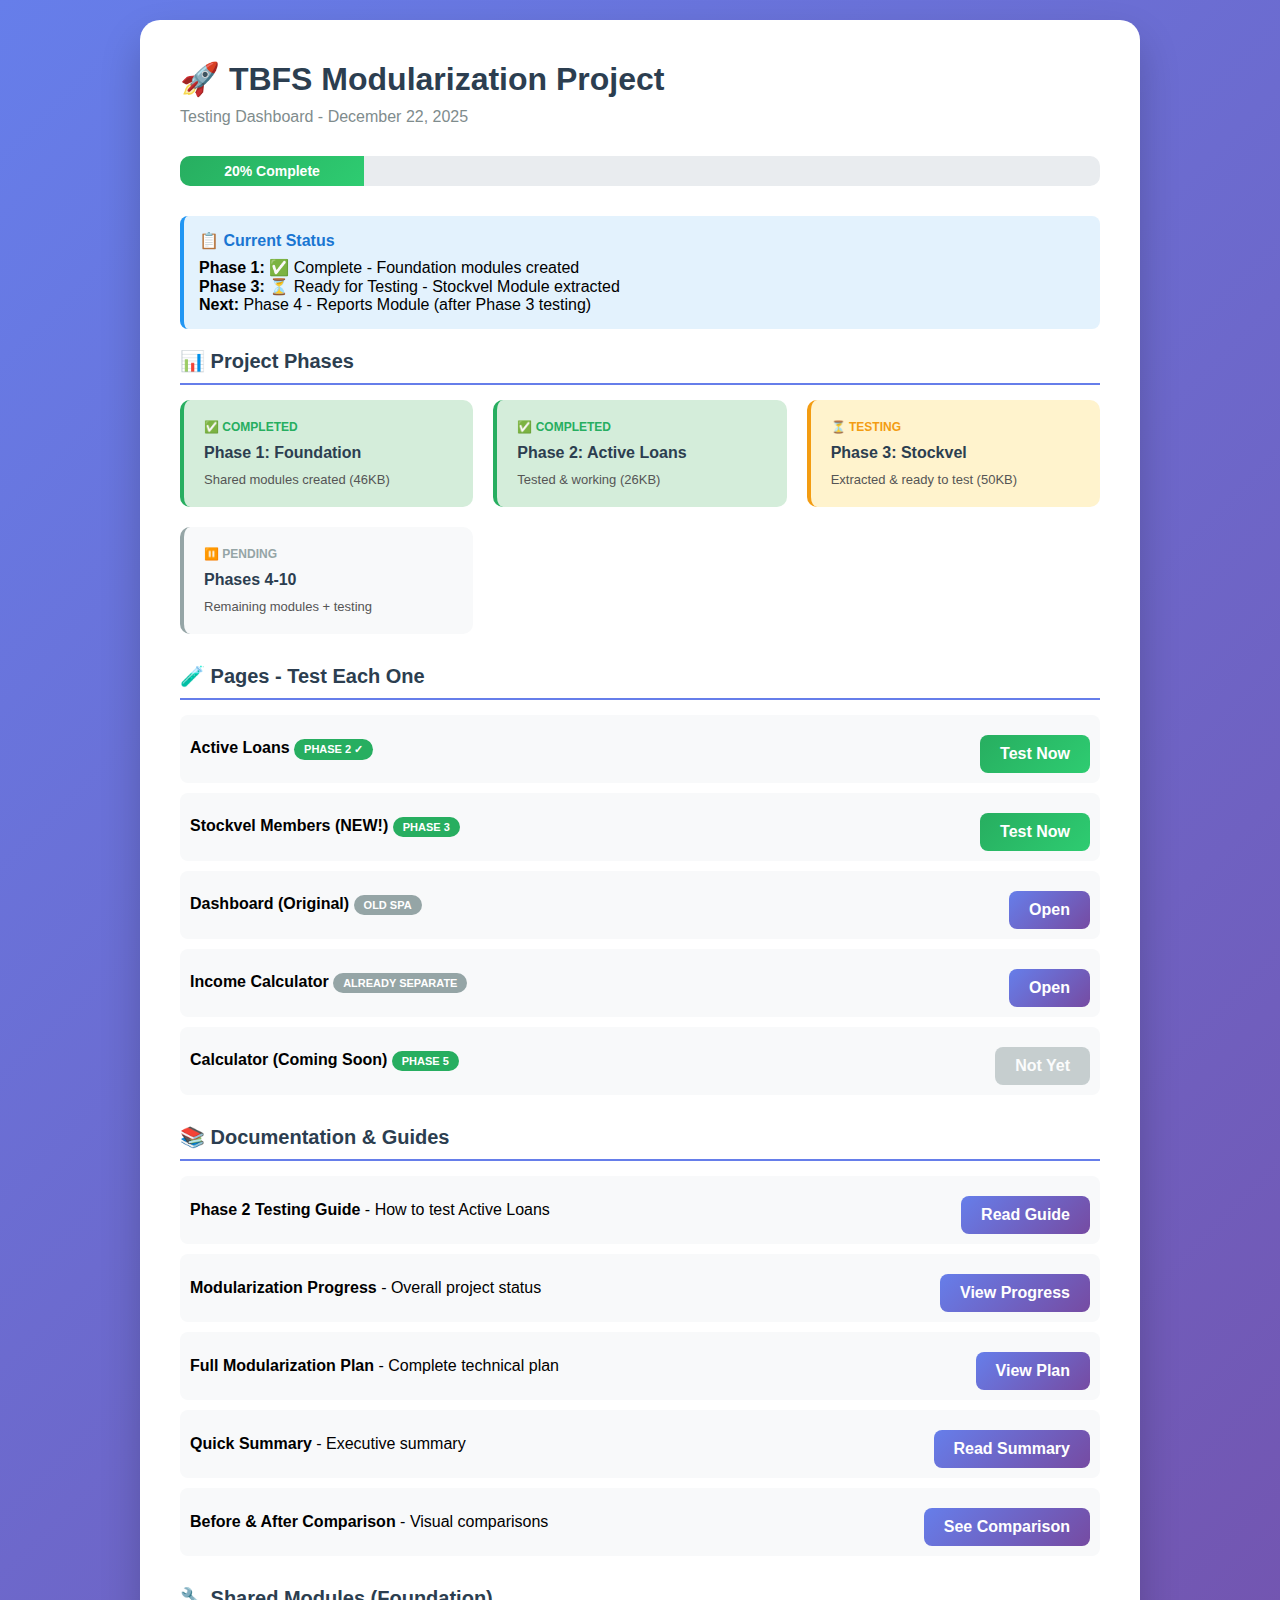
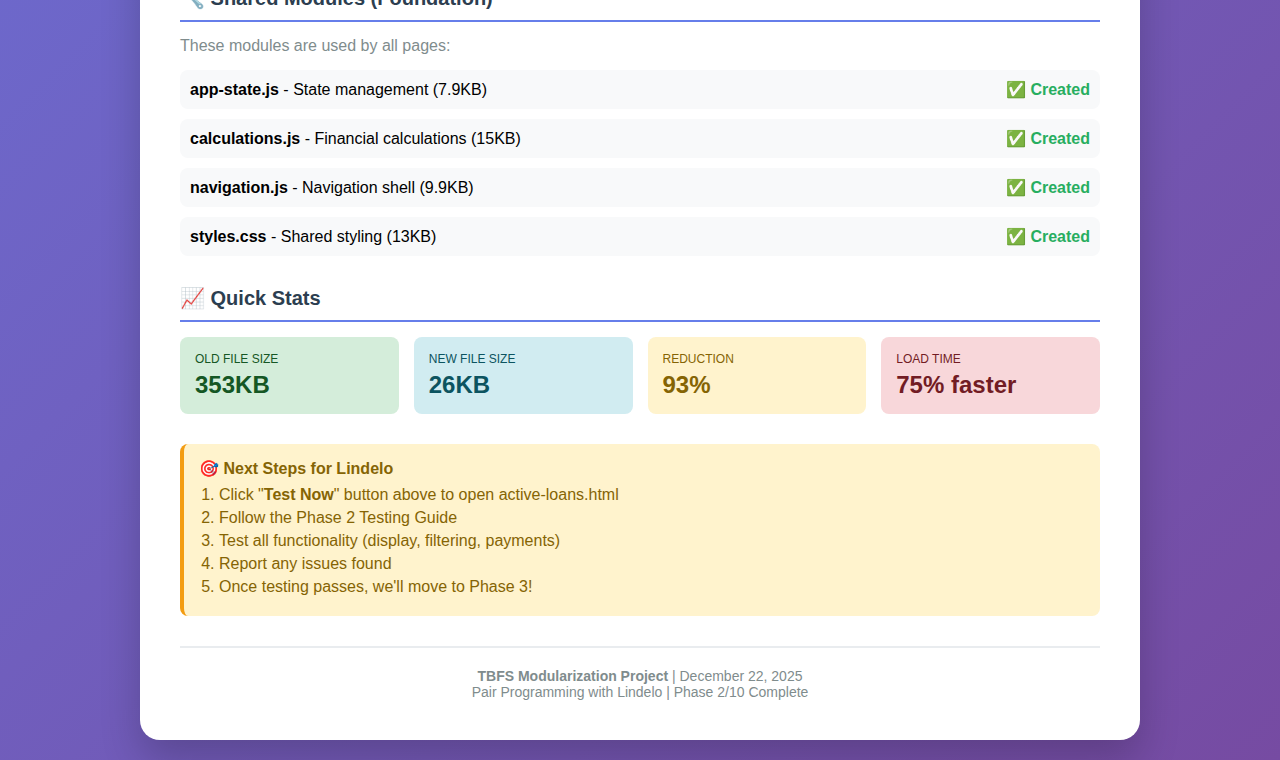
<file: test-dashboard.html>
<!DOCTYPE html>
<html lang="en">
<head>
    <meta charset="UTF-8">
    <meta name="viewport" content="width=device-width, initial-scale=1.0">
    <title>TBFS Modularization - Testing Dashboard</title>
    <style>
        * {
            margin: 0;
            padding: 0;
            box-sizing: border-box;
        }
        
        body {
            font-family: 'Segoe UI', Tahoma, Geneva, Verdana, sans-serif;
            background: linear-gradient(135deg, #667eea 0%, #764ba2 100%);
            min-height: 100vh;
            padding: 20px;
        }
        
        .container {
            max-width: 1000px;
            margin: 0 auto;
            background: white;
            border-radius: 20px;
            padding: 40px;
            box-shadow: 0 20px 40px rgba(0, 0, 0, 0.2);
        }
        
        h1 {
            color: #2c3e50;
            margin-bottom: 10px;
        }
        
        .subtitle {
            color: #7f8c8d;
            margin-bottom: 30px;
        }
        
        .progress-bar {
            background: #e9ecef;
            border-radius: 10px;
            height: 30px;
            margin-bottom: 30px;
            overflow: hidden;
        }
        
        .progress-fill {
            background: linear-gradient(135deg, #27ae60 0%, #2ecc71 100%);
            height: 100%;
            width: 20%;
            display: flex;
            align-items: center;
            justify-content: center;
            color: white;
            font-weight: bold;
            font-size: 14px;
        }
        
        .phase-grid {
            display: grid;
            grid-template-columns: repeat(auto-fit, minmax(250px, 1fr));
            gap: 20px;
            margin-bottom: 30px;
        }
        
        .phase-card {
            background: #f8f9fa;
            padding: 20px;
            border-radius: 10px;
            border-left: 4px solid #e9ecef;
        }
        
        .phase-card.completed {
            border-left-color: #27ae60;
            background: #d4edda;
        }
        
        .phase-card.testing {
            border-left-color: #f39c12;
            background: #fff3cd;
        }
        
        .phase-card.pending {
            border-left-color: #95a5a6;
        }
        
        .phase-title {
            font-weight: bold;
            margin-bottom: 10px;
            color: #2c3e50;
        }
        
        .phase-status {
            font-size: 12px;
            text-transform: uppercase;
            font-weight: 600;
            margin-bottom: 10px;
        }
        
        .phase-status.completed {
            color: #27ae60;
        }
        
        .phase-status.testing {
            color: #f39c12;
        }
        
        .phase-status.pending {
            color: #95a5a6;
        }
        
        .btn {
            display: inline-block;
            padding: 10px 20px;
            background: linear-gradient(135deg, #667eea 0%, #764ba2 100%);
            color: white;
            text-decoration: none;
            border-radius: 8px;
            font-weight: 600;
            margin-top: 10px;
            transition: transform 0.2s;
        }
        
        .btn:hover {
            transform: translateY(-2px);
        }
        
        .btn.success {
            background: linear-gradient(135deg, #27ae60 0%, #2ecc71 100%);
        }
        
        .btn.disabled {
            background: #95a5a6;
            opacity: 0.5;
            pointer-events: none;
        }
        
        .section {
            margin-bottom: 30px;
        }
        
        .section-title {
            font-size: 20px;
            color: #2c3e50;
            margin-bottom: 15px;
            border-bottom: 2px solid #667eea;
            padding-bottom: 10px;
        }
        
        .link-list {
            list-style: none;
        }
        
        .link-list li {
            padding: 10px;
            background: #f8f9fa;
            margin-bottom: 10px;
            border-radius: 8px;
            display: flex;
            justify-content: space-between;
            align-items: center;
        }
        
        .badge {
            display: inline-block;
            padding: 4px 10px;
            border-radius: 12px;
            font-size: 11px;
            font-weight: 600;
            text-transform: uppercase;
        }
        
        .badge.new {
            background: #27ae60;
            color: white;
        }
        
        .badge.old {
            background: #95a5a6;
            color: white;
        }
        
        .info-box {
            background: #e3f2fd;
            border-left: 4px solid #2196f3;
            padding: 15px;
            border-radius: 8px;
            margin-bottom: 20px;
        }
        
        .info-box h4 {
            color: #1976d2;
            margin-bottom: 8px;
        }
    </style>
</head>
<body>
    <div class="container">
        <h1>🚀 TBFS Modularization Project</h1>
        <p class="subtitle">Testing Dashboard - December 22, 2025</p>
        
        <div class="progress-bar">
            <div class="progress-fill">20% Complete</div>
        </div>
        
        <div class="info-box">
            <h4>📋 Current Status</h4>
            <p><strong>Phase 1:</strong> ✅ Complete - Foundation modules created</p>
            <p><strong>Phase 3:</strong> ⏳ Ready for Testing - Stockvel Module extracted</p>
            <p><strong>Next:</strong> Phase 4 - Reports Module (after Phase 3 testing)</p>
        </div>
        
        <!-- Phases Grid -->
        <div class="section">
            <h3 class="section-title">📊 Project Phases</h3>
            <div class="phase-grid">
                <div class="phase-card completed">
                    <div class="phase-status completed">✅ Completed</div>
                    <div class="phase-title">Phase 1: Foundation</div>
                    <p style="font-size: 13px; color: #555;">Shared modules created (46KB)</p>
                </div>
                
                <div class="phase-card completed">
                    <div class="phase-status completed">✅ Completed</div>
                    <div class="phase-title">Phase 2: Active Loans</div>
                    <p style="font-size: 13px; color: #555;">Tested & working (26KB)</p>
                </div>
                
                <div class="phase-card testing">
                    <div class="phase-status testing">⏳ Testing</div>
                    <div class="phase-title">Phase 3: Stockvel</div>
                    <p style="font-size: 13px; color: #555;">Extracted & ready to test (50KB)</p>
                </div>
                
                <div class="phase-card pending">
                    <div class="phase-status pending">⏸️ Pending</div>
                    <div class="phase-title">Phases 4-10</div>
                    <p style="font-size: 13px; color: #555;">Remaining modules + testing</p>
                </div>
            </div>
        </div>
        
        <!-- Pages to Test -->
        <div class="section">
            <h3 class="section-title">🧪 Pages - Test Each One</h3>
            <ul class="link-list">
                <li>
                    <span>
                        <strong>Active Loans</strong> 
                        <span class="badge new">Phase 2 ✓</span>
                    </span>
                    <a href="active-loans.html" class="btn success">Test Now</a>
                </li>
                <li>
                    <span>
                        <strong>Stockvel Members (NEW!)</strong>
                        <span class="badge new">Phase 3</span>
                    </span>
                    <a href="stockvel.html" class="btn success">Test Now</a>
                </li>
                <li>
                    <span>
                        <strong>Dashboard (Original)</strong>
                        <span class="badge old">Old SPA</span>
                    </span>
                    <a href="index.html" class="btn">Open</a>
                </li>
                <li>
                    <span>
                        <strong>Income Calculator</strong>
                        <span class="badge old">Already Separate</span>
                    </span>
                    <a href="loan-income-calculator.html" class="btn">Open</a>
                </li>
                <li>
                    <span>
                        <strong>Calculator (Coming Soon)</strong>
                        <span class="badge new">Phase 5</span>
                    </span>
                    <a href="#" class="btn disabled">Not Yet</a>
                </li>
            </ul>
        </div>
        
        <!-- Documentation -->
        <div class="section">
            <h3 class="section-title">📚 Documentation & Guides</h3>
            <ul class="link-list">
                <li>
                    <span><strong>Phase 2 Testing Guide</strong> - How to test Active Loans</span>
                    <a href="PHASE2-TESTING-GUIDE.md" class="btn">Read Guide</a>
                </li>
                <li>
                    <span><strong>Modularization Progress</strong> - Overall project status</span>
                    <a href="MODULARIZATION-PROGRESS.md" class="btn">View Progress</a>
                </li>
                <li>
                    <span><strong>Full Modularization Plan</strong> - Complete technical plan</span>
                    <a href="PWA-MODULARIZATION-PLAN.md" class="btn">View Plan</a>
                </li>
                <li>
                    <span><strong>Quick Summary</strong> - Executive summary</span>
                    <a href="MODULARIZATION-QUICK-SUMMARY.md" class="btn">Read Summary</a>
                </li>
                <li>
                    <span><strong>Before & After Comparison</strong> - Visual comparisons</span>
                    <a href="BEFORE-AFTER-COMPARISON.md" class="btn">See Comparison</a>
                </li>
            </ul>
        </div>
        
        <!-- Shared Modules -->
        <div class="section">
            <h3 class="section-title">🔧 Shared Modules (Foundation)</h3>
            <p style="color: #7f8c8d; margin-bottom: 15px;">These modules are used by all pages:</p>
            <ul class="link-list">
                <li>
                    <span><strong>app-state.js</strong> - State management (7.9KB)</span>
                    <span style="color: #27ae60; font-weight: 600;">✅ Created</span>
                </li>
                <li>
                    <span><strong>calculations.js</strong> - Financial calculations (15KB)</span>
                    <span style="color: #27ae60; font-weight: 600;">✅ Created</span>
                </li>
                <li>
                    <span><strong>navigation.js</strong> - Navigation shell (9.9KB)</span>
                    <span style="color: #27ae60; font-weight: 600;">✅ Created</span>
                </li>
                <li>
                    <span><strong>styles.css</strong> - Shared styling (13KB)</span>
                    <span style="color: #27ae60; font-weight: 600;">✅ Created</span>
                </li>
            </ul>
        </div>
        
        <!-- Quick Stats -->
        <div class="section">
            <h3 class="section-title">📈 Quick Stats</h3>
            <div style="display: grid; grid-template-columns: repeat(auto-fit, minmax(200px, 1fr)); gap: 15px;">
                <div style="background: #d4edda; padding: 15px; border-radius: 8px;">
                    <div style="font-size: 12px; color: #155724; margin-bottom: 5px;">OLD FILE SIZE</div>
                    <div style="font-size: 24px; font-weight: bold; color: #155724;">353KB</div>
                </div>
                <div style="background: #d1ecf1; padding: 15px; border-radius: 8px;">
                    <div style="font-size: 12px; color: #0c5460; margin-bottom: 5px;">NEW FILE SIZE</div>
                    <div style="font-size: 24px; font-weight: bold; color: #0c5460;">26KB</div>
                </div>
                <div style="background: #fff3cd; padding: 15px; border-radius: 8px;">
                    <div style="font-size: 12px; color: #856404; margin-bottom: 5px;">REDUCTION</div>
                    <div style="font-size: 24px; font-weight: bold; color: #856404;">93%</div>
                </div>
                <div style="background: #f8d7da; padding: 15px; border-radius: 8px;">
                    <div style="font-size: 12px; color: #721c24; margin-bottom: 5px;">LOAD TIME</div>
                    <div style="font-size: 24px; font-weight: bold; color: #721c24;">75% faster</div>
                </div>
            </div>
        </div>
        
        <!-- Next Steps -->
        <div class="info-box" style="background: #fff3cd; border-left-color: #f39c12; margin-top: 30px;">
            <h4 style="color: #856404;">🎯 Next Steps for Lindelo</h4>
            <ol style="margin-left: 20px; color: #856404;">
                <li style="margin-bottom: 5px;">Click "<strong>Test Now</strong>" button above to open active-loans.html</li>
                <li style="margin-bottom: 5px;">Follow the Phase 2 Testing Guide</li>
                <li style="margin-bottom: 5px;">Test all functionality (display, filtering, payments)</li>
                <li style="margin-bottom: 5px;">Report any issues found</li>
                <li style="margin-bottom: 5px;">Once testing passes, we'll move to Phase 3!</li>
            </ol>
        </div>
        
        <div style="text-align: center; margin-top: 30px; padding-top: 20px; border-top: 2px solid #e9ecef;">
            <p style="color: #7f8c8d; font-size: 14px;">
                <strong>TBFS Modularization Project</strong> | December 22, 2025<br>
                Pair Programming with Lindelo | Phase 2/10 Complete
            </p>
        </div>
    </div>
</body>
</html>
</file>
<file: shared/styles.css>
/**
 * TBFS Shared Styles
 * Common styling for all pages in the multi-page PWA
 * 
 * Version: 2.0.0 (Multi-Page Architecture)
 */

/* ============================================
   DESIGN TOKENS & VARIABLES
   ============================================ */
:root {
    /* Colors */
    --primary-gradient: linear-gradient(135deg, #667eea 0%, #764ba2 100%);
    --header-gradient: linear-gradient(135deg, #2c3e50 0%, #34495e 100%);
    --success-color: #27ae60;
    --danger-color: #e74c3c;
    --warning-color: #f39c12;
    --info-color: #3498db;
    
    /* Spacing */
    --spacing-xs: 5px;
    --spacing-sm: 10px;
    --spacing-md: 15px;
    --spacing-lg: 20px;
    --spacing-xl: 30px;
    --spacing-xxl: 40px;
    
    /* Border Radius */
    --radius-sm: 5px;
    --radius-md: 10px;
    --radius-lg: 20px;
    --radius-full: 9999px;
    
    /* Shadows */
    --shadow-sm: 0 2px 4px rgba(0, 0, 0, 0.1);
    --shadow-md: 0 4px 6px rgba(0, 0, 0, 0.1);
    --shadow-lg: 0 10px 20px rgba(0, 0, 0, 0.2);
    --shadow-xl: 0 20px 40px rgba(0, 0, 0, 0.1);
    
    /* Typography */
    --font-family: 'Segoe UI', Tahoma, Geneva, Verdana, sans-serif;
    --font-size-xs: 12px;
    --font-size-sm: 14px;
    --font-size-md: 16px;
    --font-size-lg: 18px;
    --font-size-xl: 24px;
    --font-size-xxl: 32px;
    
    /* Navigation Height */
    --nav-height: 50px; /* Reduced height since logo section removed */
}

/* ============================================
   RESET & BASE STYLES
   ============================================ */
* {
    margin: 0;
    padding: 0;
    box-sizing: border-box;
}

body {
    font-family: var(--font-family);
    background: var(--primary-gradient);
    min-height: 100vh;
    padding: var(--spacing-lg);
    padding-top: calc(var(--nav-height) + var(--spacing-lg));
}

/* ============================================
   LAYOUT CONTAINERS
   ============================================ */
.container {
    max-width: 1200px;
    margin: 0 auto;
    background: rgba(255, 255, 255, 0.95);
    border-radius: var(--radius-lg);
    box-shadow: var(--shadow-xl);
    overflow: hidden;
}

.page-content {
    padding: var(--spacing-xxl);
}

/* ============================================
   HEADER & NAVIGATION
   ============================================ */
.app-header {
    position: fixed;
    top: 0;
    left: 0;
    right: 0;
    z-index: 1000;
    background: var(--header-gradient);
    box-shadow: var(--shadow-md);
}

.header-content {
    max-width: 1400px;
    margin: 0 auto;
    padding: var(--spacing-sm) var(--spacing-lg);
    display: flex;
    align-items: center;
    justify-content: flex-start;
    gap: var(--spacing-md);
    min-height: var(--nav-height);
}

.logo-section {
    display: flex;
    align-items: center;
    gap: var(--spacing-sm);
}

.logo {
    width: 40px;
    height: 40px;
    border-radius: var(--radius-full);
    object-fit: contain;
    background: white;
    padding: 4px;
}

.company-info {
    display: none;
}

.company-name {
    display: none;
}

.tagline {
    display: none;
}

/* Main Navigation - Desktop: horizontal, Mobile: slide-out menu */
.main-nav {
    display: flex;
    gap: var(--spacing-sm);
    align-items: center;
    flex-wrap: wrap;
}

.nav-item {
    color: white;
    text-decoration: none;
    padding: var(--spacing-sm) var(--spacing-md);
    border-radius: var(--radius-sm);
    font-weight: 600;
    font-size: var(--font-size-sm);
    transition: all 0.3s ease;
    white-space: nowrap;
}

.nav-item:hover {
    background: rgba(255, 255, 255, 0.1);
}

.nav-item.active {
    background: white;
    color: #667eea;
}

/* Hamburger Menu - Always visible */
.hamburger {
    display: flex;
    flex-direction: column;
    gap: 4px;
    background: transparent;
    border: none;
    cursor: pointer;
    padding: var(--spacing-sm);
    z-index: 1001;
}

.hamburger span {
    width: 25px;
    height: 3px;
    background: white;
    border-radius: var(--radius-sm);
    transition: all 0.3s ease;
}

.hamburger.active span:nth-child(1) {
    transform: rotate(45deg) translate(6px, 6px);
}

.hamburger.active span:nth-child(2) {
    opacity: 0;
}

.hamburger.active span:nth-child(3) {
    transform: rotate(-45deg) translate(6px, -6px);
}

/* ============================================
   BUTTONS
   ============================================ */
.btn {
    padding: var(--spacing-md) var(--spacing-xl);
    border: none;
    border-radius: var(--radius-md);
    font-size: var(--font-size-md);
    font-weight: 600;
    cursor: pointer;
    transition: all 0.3s ease;
    box-shadow: var(--shadow-sm);
    font-family: var(--font-family);
}

.btn-primary {
    background: var(--primary-gradient);
    color: white;
}

.btn-primary:hover {
    transform: translateY(-2px);
    box-shadow: var(--shadow-md);
}

.btn-success {
    background: var(--success-color);
    color: white;
}

.btn-danger {
    background: var(--danger-color);
    color: white;
}

.btn-warning {
    background: var(--warning-color);
    color: white;
}

.btn-secondary {
    background: #95a5a6;
    color: white;
}

.btn:active {
    transform: translateY(0);
}

.btn:disabled {
    opacity: 0.5;
    cursor: not-allowed;
}

/* ============================================
   CARDS
   ============================================ */
.card {
    background: white;
    border-radius: var(--radius-md);
    box-shadow: var(--shadow-sm);
    padding: var(--spacing-lg);
    margin-bottom: var(--spacing-lg);
}

.card-header {
    font-size: var(--font-size-xl);
    font-weight: bold;
    color: #2c3e50;
    margin-bottom: var(--spacing-md);
}

.stats-grid {
    display: grid;
    grid-template-columns: repeat(auto-fit, minmax(200px, 1fr));
    gap: var(--spacing-lg);
    margin-bottom: var(--spacing-lg);
}

.stat-card {
    background: white;
    padding: var(--spacing-lg);
    border-radius: var(--radius-md);
    box-shadow: var(--shadow-sm);
    text-align: center;
}

.stat-label {
    color: #7f8c8d;
    font-size: var(--font-size-sm);
    font-weight: 600;
    margin-bottom: var(--spacing-sm);
    text-transform: uppercase;
}

.stat-value {
    color: #2c3e50;
    font-size: var(--font-size-xxl);
    font-weight: bold;
}

/* ============================================
   FORMS
   ============================================ */
.form-group {
    margin-bottom: var(--spacing-lg);
}

.form-label {
    display: block;
    font-weight: 600;
    color: #2c3e50;
    margin-bottom: var(--spacing-sm);
    font-size: var(--font-size-sm);
}

.form-input,
.form-select,
.form-textarea {
    width: 100%;
    padding: var(--spacing-md);
    border: 2px solid #e9ecef;
    border-radius: var(--radius-sm);
    font-size: var(--font-size-md);
    font-family: var(--font-family);
    transition: all 0.3s ease;
}

.form-input:focus,
.form-select:focus,
.form-textarea:focus {
    outline: none;
    border-color: #667eea;
    box-shadow: 0 0 0 3px rgba(102, 126, 234, 0.1);
}

.form-hint {
    font-size: var(--font-size-xs);
    color: #7f8c8d;
    margin-top: var(--spacing-xs);
}

.form-error {
    color: var(--danger-color);
    font-size: var(--font-size-sm);
    margin-top: var(--spacing-xs);
}

/* ============================================
   TABLES
   ============================================ */
.table-container {
    overflow-x: auto;
    margin-bottom: var(--spacing-lg);
}

table {
    width: 100%;
    border-collapse: collapse;
    background: white;
    border-radius: var(--radius-md);
    overflow: hidden;
    box-shadow: var(--shadow-sm);
}

thead {
    background: var(--primary-gradient);
    color: white;
}

th {
    padding: var(--spacing-md);
    text-align: left;
    font-weight: 600;
    font-size: var(--font-size-sm);
}

td {
    padding: var(--spacing-md);
    border-bottom: 1px solid #e9ecef;
    font-size: var(--font-size-sm);
}

tbody tr:hover {
    background: #f8f9fa;
}

tbody tr:last-child td {
    border-bottom: none;
}

/* ============================================
   BADGES & TAGS
   ============================================ */
.badge {
    display: inline-block;
    padding: 5px 10px;
    border-radius: var(--radius-sm);
    font-size: var(--font-size-xs);
    font-weight: 600;
    text-transform: uppercase;
}

.badge-success {
    background: #d4edda;
    color: #155724;
}

.badge-danger {
    background: #f8d7da;
    color: #721c24;
}

.badge-warning {
    background: #fff3cd;
    color: #856404;
}

.badge-info {
    background: #d1ecf1;
    color: #0c5460;
}

/* ============================================
   ALERTS & NOTIFICATIONS
   ============================================ */
.alert {
    padding: var(--spacing-md);
    border-radius: var(--radius-sm);
    margin-bottom: var(--spacing-lg);
    border-left: 4px solid;
}

.alert-success {
    background: #d4edda;
    border-color: var(--success-color);
    color: #155724;
}

.alert-danger {
    background: #f8d7da;
    border-color: var(--danger-color);
    color: #721c24;
}

.alert-warning {
    background: #fff3cd;
    border-color: var(--warning-color);
    color: #856404;
}

.alert-info {
    background: #d1ecf1;
    border-color: var(--info-color);
    color: #0c5460;
}

/* ============================================
   LOADING & SPINNER
   ============================================ */
.loading-spinner {
    width: 50px;
    height: 50px;
    border: 4px solid rgba(102, 126, 234, 0.3);
    border-top: 4px solid #667eea;
    border-radius: var(--radius-full);
    animation: spin 1s linear infinite;
    margin: var(--spacing-xl) auto;
}

@keyframes spin {
    0% { transform: rotate(0deg); }
    100% { transform: rotate(360deg); }
}

.loading-overlay {
    position: fixed;
    top: 0;
    left: 0;
    right: 0;
    bottom: 0;
    background: rgba(0, 0, 0, 0.5);
    display: flex;
    align-items: center;
    justify-content: center;
    z-index: 9999;
}

/* ============================================
   UTILITY CLASSES
   ============================================ */
.text-center { text-align: center; }
.text-left { text-align: left; }
.text-right { text-align: right; }

.mt-sm { margin-top: var(--spacing-sm); }
.mt-md { margin-top: var(--spacing-md); }
.mt-lg { margin-top: var(--spacing-lg); }
.mt-xl { margin-top: var(--spacing-xl); }

.mb-sm { margin-bottom: var(--spacing-sm); }
.mb-md { margin-bottom: var(--spacing-md); }
.mb-lg { margin-bottom: var(--spacing-lg); }
.mb-xl { margin-bottom: var(--spacing-xl); }

.hidden { display: none !important; }
.visible { display: block !important; }

/* ============================================
   RESPONSIVE DESIGN
   ============================================ */
/* Mobile Navigation - Hamburger menu for all screen sizes */
@media (max-width: 768px) {
    body {
        padding: var(--spacing-sm);
        padding-top: calc(var(--nav-height) + var(--spacing-sm));
    }

    body.nav-open {
        overflow: hidden;
    }
    
    .page-content {
        padding: var(--spacing-lg);
    }
    
    /* Mobile Navigation - Slide-out menu */
    .main-nav {
        position: fixed;
        top: var(--nav-height);
        left: 0;
        right: 0;
        flex-direction: column;
        background: var(--header-gradient);
        padding: var(--spacing-lg);
        gap: var(--spacing-md);
        transform: translateX(-100%);
        transition: transform 0.3s ease, opacity 0.3s ease, visibility 0.3s ease;
        max-height: calc(100vh - var(--nav-height));
        overflow-y: auto;
        z-index: 1000;
        display: flex; /* Keep in DOM for reliable toggling */
        opacity: 0;
        visibility: hidden;
        pointer-events: none;
    }
    
    .main-nav.active,
    body.nav-open .main-nav {
        transform: translateX(0);
        opacity: 1;
        visibility: visible;
        pointer-events: auto;
    }
    
    .nav-item {
        width: 100%;
        text-align: center;
    }
}

/* Desktop Navigation - Show horizontal menu by default, but allow hamburger toggle */
@media (min-width: 769px) {
    .main-nav {
        display: flex;
        position: static;
        transform: none;
        flex-direction: row;
        background: transparent;
        padding: 0;
        flex: 1; /* Take remaining space */
    }
    
    /* Hamburger visible on desktop */
    .hamburger {
        display: flex;
    }
    
    /* On desktop, menu is always visible horizontally */
    .main-nav.active {
        display: flex;
    }
}
    
    /* Stats Grid */
    .stats-grid {
        grid-template-columns: 1fr;
    }
    
    /* Tables */
    table {
        font-size: var(--font-size-xs);
    }
    
    th, td {
        padding: var(--spacing-sm);
    }
}

@media (max-width: 480px) {
    .company-name {
        font-size: var(--font-size-md);
    }
    
    .tagline {
        display: none;
    }
}

/* ============================================
   ANIMATIONS
   ============================================ */
.fade-in {
    animation: fadeIn 0.3s ease-in;
}

@keyframes fadeIn {
    from { opacity: 0; }
    to { opacity: 1; }
}

.slide-up {
    animation: slideUp 0.3s ease-out;
}

@keyframes slideUp {
    from {
        transform: translateY(20px);
        opacity: 0;
    }
    to {
        transform: translateY(0);
        opacity: 1;
    }
}

/* ============================================
   PRINT STYLES
   ============================================ */
@media print {
    body {
        background: white;
        padding: 0;
    }
    
    .app-header,
    .hamburger,
    .btn,
    .no-print {
        display: none !important;
    }
    
    .container {
        box-shadow: none;
        border-radius: 0;
    }
}
</file>
